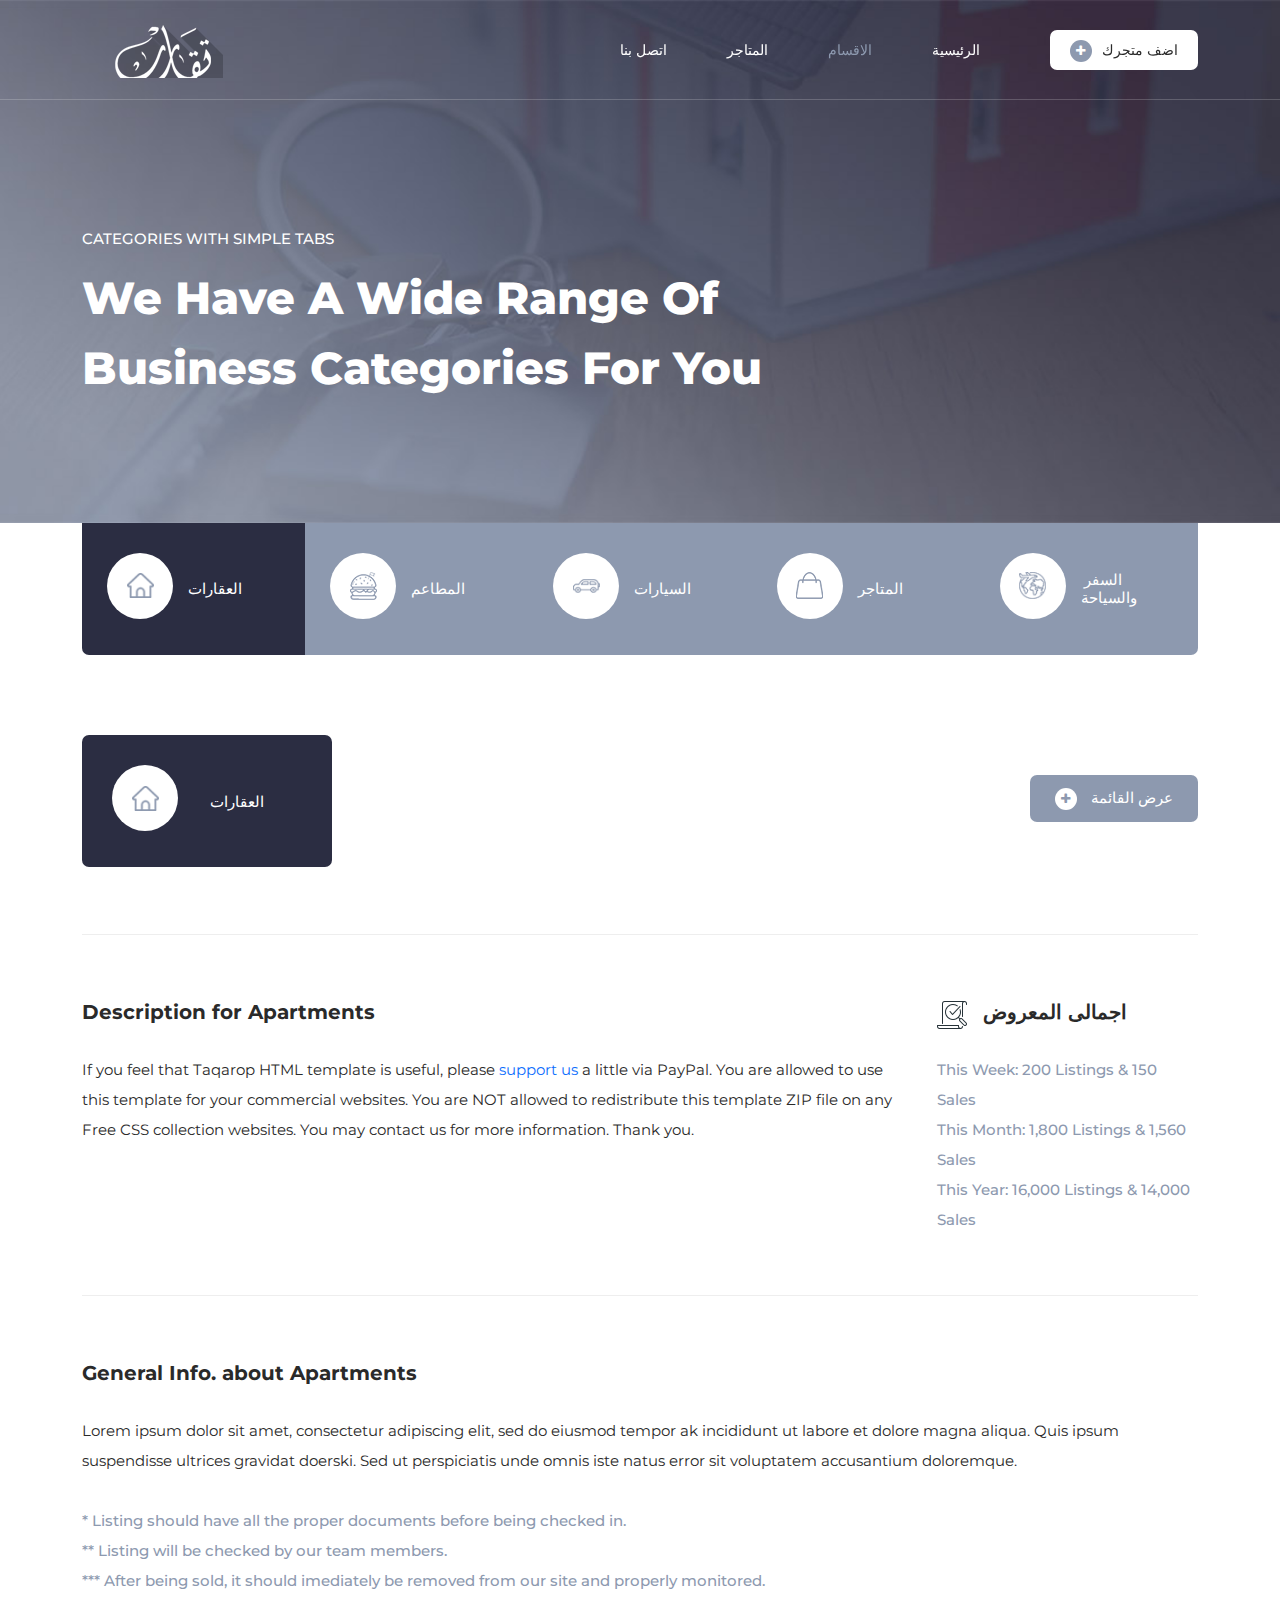
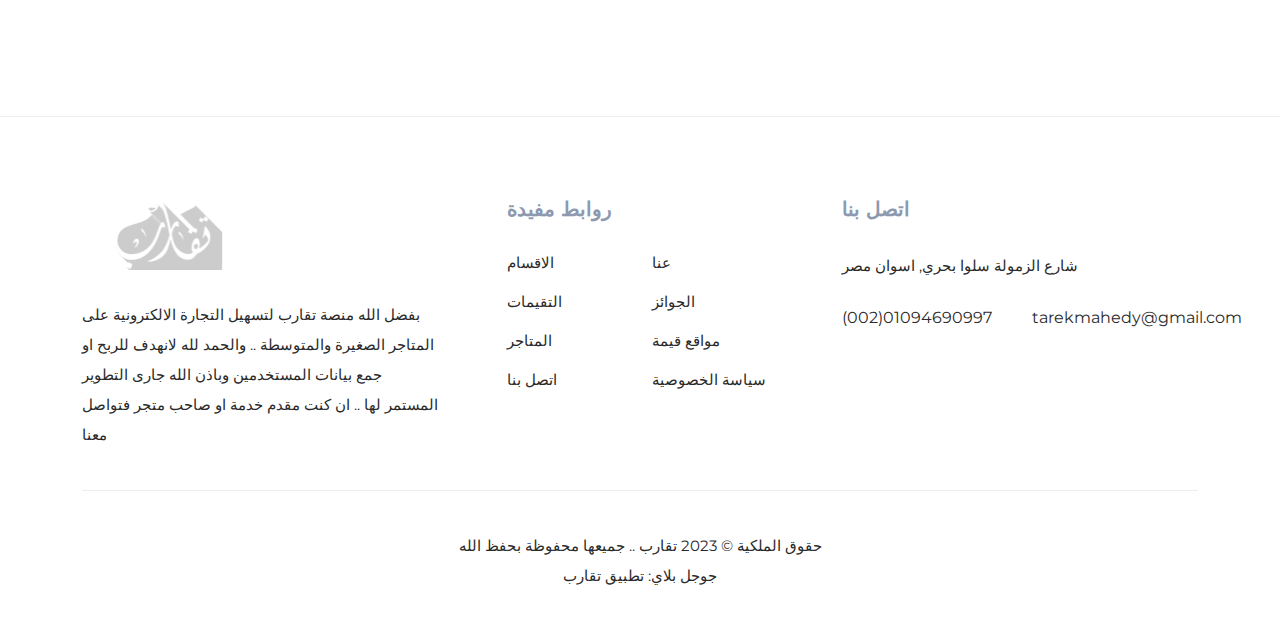
<file: category.html>
<!DOCTYPE html>
<html lang="ar">

  <head>

    <meta charset="UTF-8">
    <meta name="viewport" content="width=device-width, initial-scale=1, shrink-to-fit=no">
  <meta name="description" content="taqarop tarekmahedy tareksalwi تقارب">
    <meta name="author" content="tarekmahedy@gmail.com">
    <link rel="preconnect" href="https://fonts.gstatic.com">
    <link href="https://fonts.googleapis.com/css2?family=Montserrat:wght@100;200;300;400;500;600;700;800;900&display=swap" rel="stylesheet">

    <title>Taqarop تقارب</title>

    <!-- Bootstrap core CSS -->
    <link href="vendor/bootstrap/css/bootstrap.min.css" rel="stylesheet">


    <!-- Additional CSS Files -->
    <link rel="stylesheet" href="assets/css/fontawesome.css">
    <link rel="stylesheet" href="assets/css/templatemo-plot-listing.css">
    <link rel="stylesheet" href="assets/css/animated.css">
    <link rel="stylesheet" href="assets/css/owl.css">
<!--

TemplateMo 564 Taqarop

https://www.facebook.com/Taqarop

-->
  </head>

<body>

  <!-- ***** Preloader Start ***** -->
  <div id="js-preloader" class="js-preloader">
    <div class="preloader-inner">
      <span class="dot"></span>
      <div class="dots">
        <span></span>
        <span></span>
        <span></span>
      </div>
    </div>
  </div>
  <!-- ***** Preloader End ***** -->

  <!-- ***** Header Area Start ***** -->
  <header class="header-area header-sticky wow slideInDown" data-wow-duration="0.75s" data-wow-delay="0s">
    <div class="container">
      <div class="row">
        <div class="col-12">
          <nav class="main-nav">
            <!-- ***** Logo Start ***** -->
            <a href="categoryen.html" class="logo" title="Clicke Here For English">
            </a>
            <!-- ***** Logo End ***** -->
            <!-- ***** Menu Start ***** -->
            <ul class="nav" >
            <li><a href="contact.html">اتصل بنا</a></li>
            <li><a href="listing.html">المتاجر</a></li>
              
                 <li><a href="category.html" class="active">الاقسام</a></li>
                <li><a href="index.html">الرئيسية</a></li>
              <li><div class="main-white-button"><a href="contact.html"><i class="fa fa-plus"></i>اضف متجرك </a></div></li> 
            </ul>       
            <a class='menu-trigger'>
                <span>Menu</span>
            </a>
            <!-- ***** Menu End ***** -->
          </nav>
        </div>
      </div>
    </div>
  </header>
  <!-- ***** Header Area End ***** -->

  <div class="page-heading">
    <div class="container">
      <div class="row">
        <div class="col-lg-8">
          <div class="top-text header-text">
            <h6>Categories with Simple Tabs</h6>
            <h2>We have a wide range of business categories for you</h2>
          </div>
        </div>
      </div>
    </div>
  </div>



  <div class="category-post">
    <div class="container">
      <div class="row">
        <div class="col-lg-12">
          <div class="naccs">
            <div class="grid">
              <div class="row">
                <div class="col-lg-12">
                  <div class="menu">
                    <div class="first-thumb active">
                      <div class="thumb">
                        <span class="icon"><img src="assets/images/search-icon-01.png" alt=""><h4>العقارات</h4></span>    
                      </div>
                    </div>
                    <div>
                      <div class="thumb">                 
                        <span class="icon"><img src="assets/images/search-icon-02.png" alt=""><h4>المطاعم</h4></span>
                      </div>
                    </div>
                    <div>
                      <div class="thumb">                 
                        <span class="icon"><img src="assets/images/search-icon-03.png" alt=""><h4>السيارات</h4></span>
                      </div>
                    </div>
                    <div>
                      <div class="thumb">                 
                        <span class="icon"><img src="assets/images/search-icon-04.png" alt=""><h4>المتاجر</h4></span>
                      </div>
                    </div>
                    <div class="last-thumb">
                      <div class="thumb">                 
                        <span class="icon"><img src="assets/images/search-icon-05.png" alt=""><h4>السفر والسياحة</h4></span>
                      </div>
                    </div>
                  </div>
                </div> 
                <div class="col-lg-12">
                  <ul class="nacc">
                    <li class="active">
                      <div>
                        <div class="thumb">
                          <div class="row">
                            <div class="col-lg-12">
                              <div class="top-content">
                                <div class="row">
                                  <div class="col-lg-6">
                                    <div class="top-icon">
                                      <span class="icon"><img src="assets/images/search-icon-01.png" alt=""><h4>العقارات</h4></span> 
                                    </div>
                                  </div>
                                  <div class="col-lg-6">
                                    <div class="main-white-button">
                                      <a href="#"><i class="fa fa-plus"></i> عرض القائمة</a>
                                    </div>
                                  </div>
                                </div>
                              </div>      
                            </div>
                            <div class="col-lg-12">
                              <div class="description">
                                <div class="row">
                                  <div class="col-lg-9">
                                    <h4>Description for Apartments</h4>
                                    <p>If you feel that Taqarop HTML template is useful, please <a rel="nofollow" href="https://www.paypal.me/templatemo" target="_blank">support us</a> a little via PayPal. You are allowed to use this template for your commercial websites. You are NOT allowed to redistribute this template ZIP file on any Free CSS collection websites. You may contact us for more information. Thank you.</p>
                                  </div>
                                  <div class="col-lg-3">
                                    <div class="text-icon">
                                      <h4><img src="assets/images/listing-icon-heading.png" alt=""> اجمالى المعروض</h4>
                                    </div>
                                    <span class="list-item">This Week: 200 Listings &amp; 150 Sales<br>This Month: 1,800 Listings &amp; 1,560 Sales<br>This Year: 16,000 Listings &amp; 14,000 Sales</span>
                                  </div>
                                </div>
                              </div>
                            </div>
                            <div class="col-lg-12">
                              <div class="general-info">
                                <div class="row">
                                  <div class="col-lg-12">
                                    <h4>General Info. about Apartments</h4>
                                    <p>Lorem ipsum dolor sit amet, consectetur adipiscing elit, sed do eiusmod tempor ak incididunt ut labore et dolore magna aliqua. Quis ipsum suspendisse ultrices gravidat doerski. Sed ut perspiciatis unde omnis iste natus error sit voluptatem accusantium doloremque.</p>
                                    <span class="list-item">* Listing should have all the proper documents before being checked in.
                                    <br>** Listing will be checked by our team members.
                                    <br>*** After being sold, it should imediately be removed from our site and properly monitored.</span>
                                  </div>
                                </div>
                              </div>
                            </div>
                          </div>
                        </div>
                      </div>
                    </li>                 
                    <li>
                      <div>
                        <div class="thumb">
                          <div class="row">
                            <div class="col-lg-12">
                              <div class="top-content">
                                <div class="row">
                                  <div class="col-lg-6">
                                    <div class="top-icon">
                                      <span class="icon"><img src="assets/images/search-icon-02.png" alt=""><h4>المطاعم</h4></span> 
                                    </div>
                                  </div>
                                  <div class="col-lg-6">
                                    <div class="main-white-button">
                                      <a href="#"><i class="fa fa-plus"></i> عرض القائمة</a>
                                    </div>
                                  </div>
                                </div>
                              </div>      
                            </div>
                            <div class="col-lg-12">
                              <div class="description">
                                <div class="row">
                                  <div class="col-lg-9">
                                    <h4>Description for Food and Life</h4>
                                    <p>Taqarop template is a responsive website layout that included four HTML pages. Please tell your friends about TemplateMo website. You can download and apply this template for your dynamic CMS websites.</p>
                                    <br>
                                    <p><strong>Did you know?</strong>
                                    <br>You can get the best free HTML templates on Too CSS blog. Visit the blog pages and explore fresh and latest website templates.</p>
                                  </div>
                                  <div class="col-lg-3">
                                    <div class="text-icon">
                                      <h4><img src="assets/images/listing-icon-heading.png" alt=""> اجمالى المعروض</h4>
                                    </div>
                                    <span class="list-item">This Week: 124 Listings &amp; 84 Sales<br>This Month: 1,040 Listings &amp; 720 Sales<br>This Year: 10,640 Listings &amp; 9,600 Sales</span>
                                  </div>
                                </div>
                              </div>
                            </div>
                            <div class="col-lg-12">
                              <div class="general-info">
                                <div class="row">
                                  <div class="col-lg-12">
                                    <h4>General Info</h4>
                                    <p>Lorem ipsum dolor sit amet, consectetur adipiscing elit, sed do eiusmod tempor ak incididunt ut labore et dolore magna aliqua. Quis ipsum suspendisse ultrices gravidat doerski. Sed ut perspiciatis unde omnis iste natus error sit voluptatem accusantium doloremque.</p>
                                    <span class="list-item">* Listing should have all the proper documents before being checked in.
                                    <br>** Listing will be checked by our team members.
                                    <br>*** After being sold, it should imediately be removed from our site and properly monitored.</span>
                                  </div>
                                </div>
                              </div>
                            </div>
                          </div>
                        </div>
                      </div>
                    </li>
                    <li>
                      <div>
                        <div class="thumb">
                          <div class="row">
                            <div class="col-lg-12">
                              <div class="top-content">
                                <div class="row">
                                  <div class="col-lg-6">
                                    <div class="top-icon">
                                      <span class="icon"><img src="assets/images/search-icon-03.png" alt=""><h4>السيارات</h4></span> 
                                    </div>
                                  </div>
                                  <div class="col-lg-6">
                                    <div class="main-white-button">
                                      <a href="#"><i class="fa fa-plus"></i> عرض القائمة</a>
                                    </div>
                                  </div>
                                </div>
                              </div>      
                            </div>
                            <div class="col-lg-12">
                              <div class="description">
                                <div class="row">
                                  <div class="col-lg-9">
                                    <h4>Description about cars</h4>
                                    <p>Lorem ipsum dolor sit amet, consectetur adipiscing elit, sed do eiusmod tempor ak incididunt ut labore et dolore magna aliqua. Quis ipsum suspendisse ultrices gravidat doerski. Sed ut perspiciatis unde omnis iste natus error sit voluptatem accusantium doloremque laudantium, totam rem aperiam, eaque ipsa quae ab illo.</p>
                                  </div>
                                  <div class="col-lg-3">
                                    <div class="text-icon">
                                      <h4><img src="assets/images/listing-icon-heading.png" alt=""> اجمالى المعروض</h4>
                                    </div>
                                    <span class="list-item">This Week: 800 Listings &amp; 400 Sales<br>This Month: 1,600 Listings &amp; 1,200 Sales<br>This Year: 14,000 Listings &amp; 12,000 Sales</span>
                                  </div>
                                </div>
                              </div>
                            </div>
                            <div class="col-lg-12">
                              <div class="general-info">
                                <div class="row">
                                  <div class="col-lg-12">
                                    <h4>General Info. about cars</h4>
                                    <p>Lorem ipsum dolor sit amet, consectetur adipiscing elit, sed do eiusmod tempor ak incididunt ut labore et dolore magna aliqua. Quis ipsum suspendisse ultrices gravidat doerski. Sed ut perspiciatis unde omnis iste natus error sit voluptatem accusantium doloremque.</p>
                                    <span class="list-item">* Listing should have all the proper documents before being checked in.
                                    <br>** Listing will be checked by our team members.
                                    <br>*** After being sold, it should imediately be removed from our site and properly monitored.</span>
                                  </div>
                                </div>
                              </div>
                            </div>
                          </div>
                        </div>
                      </div>
                    </li>
                    <li>
                      <div>
                        <div class="thumb">
                          <div class="row">
                            <div class="col-lg-12">
                              <div class="top-content">
                                <div class="row">
                                  <div class="col-lg-6">
                                    <div class="top-icon">
                                      <span class="icon"><img src="assets/images/search-icon-04.png" alt=""><h4>المتاجر</h4></span> 
                                    </div>
                                  </div>
                                  <div class="col-lg-6">
                                    <div class="main-white-button">
                                      <a href="#"><i class="fa fa-plus"></i> عرض القائمة</a>
                                    </div>
                                  </div>
                                </div>
                              </div>      
                            </div>
                            <div class="col-lg-12">
                              <div class="description">
                                <div class="row">
                                  <div class="col-lg-9">
                                    <h4>Description about Shopping</h4>
                                    <p>Lorem ipsum dolor sit amet, consectetur adipiscing elit, sed do eiusmod tempor ak incididunt ut labore et dolore magna aliqua. Quis ipsum suspendisse ultrices gravidat doerski. Sed ut perspiciatis unde omnis iste natus error sit voluptatem accusantium doloremque laudantium, totam rem aperiam, eaque ipsa quae ab illo.</p>
                                  </div>
                                  <div class="col-lg-3">
                                    <div class="text-icon">
                                      <h4><img src="assets/images/listing-icon-heading.png" alt=""> اجمالى المعروض</h4>
                                    </div>
                                    <span class="list-item">This Week: 150 Listings &amp; 140 Sales<br>This Month: 1,500 Listings &amp; 1,100 Sales<br>This Year: 15,000 Listings &amp; 14,000 Sales</span>
                                  </div>
                                </div>
                              </div>
                            </div>
                            <div class="col-lg-12">
                              <div class="general-info">
                                <div class="row">
                                  <div class="col-lg-12">
                                    <h4>General Info. for Shopping</h4>
                                    <p>Lorem ipsum dolor sit amet, consectetur adipiscing elit, sed do eiusmod tempor ak incididunt ut labore et dolore magna aliqua. Quis ipsum suspendisse ultrices gravidat doerski. Sed ut perspiciatis unde omnis iste natus error sit voluptatem accusantium doloremque.</p>
                                    <span class="list-item">* Listing should have all the proper documents before being checked in.
                                    <br>** Listing will be checked by our team members.
                                    <br>*** After being sold, it should imediately be removed from our site and properly monitored.</span>
                                  </div>
                                </div>
                              </div>
                            </div>
                          </div>
                        </div>
                      </div>
                    </li>
                    <li>
                      <div>
                        <div class="thumb">
                          <div class="row">
                            <div class="col-lg-12">
                              <div class="top-content">
                                <div class="row">
                                  <div class="col-lg-6">
                                    <div class="top-icon">
                                      <span class="icon"><img src="assets/images/search-icon-05.png" alt=""><h4>السفر والسياحة</h4></span> 
                                    </div>
                                  </div>
                                  <div class="col-lg-6">
                                    <div class="main-white-button">
                                      <a href="#"><i class="fa fa-plus"></i> عرض القائمة</a>
                                    </div>
                                  </div>
                                </div>
                              </div>      
                            </div>
                            <div class="col-lg-12">
                              <div class="description">
                                <div class="row">
                                  <div class="col-lg-9">
                                    <h4>Description of Traveling</h4>
                                    <p>Lorem ipsum dolor sit amet, consectetur adipiscing elit, sed do eiusmod tempor ak incididunt ut labore et dolore magna aliqua. Quis ipsum suspendisse ultrices gravidat doerski. Sed ut perspiciatis unde omnis iste natus error sit voluptatem accusantium doloremque laudantium, totam rem aperiam, eaque ipsa quae ab illo.</p>
                                  </div>
                                  <div class="col-lg-3">
                                    <div class="text-icon">
                                      <h4><img src="assets/images/listing-icon-heading.png" alt=""> اجمالى المعروض</h4>
                                    </div>
                                    <span class="list-item">This Week: 200 Listings &amp; 120 Sales<br>This Month: 1,400 Listings &amp; 900 Sales<br>This Year: 14,000 Listings &amp; 12,000 Sales</span>
                                  </div>
                                </div>
                              </div>
                            </div>
                            <div class="col-lg-12">
                              <div class="general-info">
                                <div class="row">
                                  <div class="col-lg-12">
                                    <h4>General Info. about Traveling</h4>
                                    <p>Lorem ipsum dolor sit amet, consectetur adipiscing elit, sed do eiusmod tempor ak incididunt ut labore et dolore magna aliqua. Quis ipsum suspendisse ultrices gravidat doerski. Sed ut perspiciatis unde omnis iste natus error sit voluptatem accusantium doloremque.</p>
                                    <span class="list-item">* Listing should have all the proper documents before being checked in.
                                    <br>** Listing will be checked by our team members.
                                    <br>*** After being sold, it should imediately be removed from our site and properly monitored.</span>
                                  </div>
                                </div>
                              </div>
                            </div>
                          </div>
                        </div>
                      </div>
                    </li>
                  </ul>
                </div>          
              </div>
            </div>
          </div>
        </div>
      </div>
    </div>
  </div>

  <footer>
    <div class="container">
      <div class="row">
        <div class="col-lg-4">
          <div class="about">
            <div class="logo">
              <img src="assets/images/black-logo.png" alt="تقارب">
            </div>
          <p>
بفضل الله منصة تقارب لتسهيل التجارة الالكترونية على المتاجر الصغيرة والمتوسطة ..
والحمد لله لانهدف للربح او جمع بيانات المستخدمين وباذن الله جارى التطوير المستمر لها .. 
ان كنت مقدم خدمة او صاحب متجر فتواصل معنا  </p>
          </div>
        </div>
        <div class="col-lg-4">
          <div class="helpful-links">
           <h4>روابط مفيدة</h4>
            <div class="row">
              <div class="col-lg-6">
                <ul>
                  <li><a href="#">الاقسام</a></li>
                  <li><a href="#">التقيمات</a></li>
                  <li><a href="#">المتاجر</a></li>
                  <li><a href="#">اتصل بنا</a></li>
                </ul>
              </div>
              <div class="col-lg-6">
                 <ul>
                  <li><a href="#">عنا</a></li>
                  <li><a href="#">الجوائز</a></li>
                  <li><a href="#">مواقع قيمة</a></li>
                  <li><a href="rolesar.pdf"  target="_blank">سياسة الخصوصية</a></li>
                </ul>
              </div>
            </div>
          </div>
        </div>
        <div class="col-lg-4">
          <div class="contact-us">
            <h4>اتصل بنا</h4>
            <p> شارع الزمولة سلوا بحري, اسوان مصر</p>
            <div class="row">
              <div class="col-lg-6">
                <a href="#">(002)01094690997</a>
              </div>
              <div class="col-lg-6">
                <a href="mailto:tarekmahedy@gmail.com">tarekmahedy@gmail.com</a>
              </div>
            </div>
          </div>
        </div>
        <div class="col-lg-12">
          <div class="sub-footer">
            <p>حقوق الملكية © 2023 تقارب .. جميعها محفوظة بحفظ الله
            <br>
			جوجل بلاي: <a rel="nofollow" target="_blank"  href="https://play.google.com/store/apps/details?id=tarekmahedy.app.taqarop" title="تطبيق تقارب">تطبيق تقارب </a></p>
          </div>
        </div>
      </div>
    </div>
  </footer>


  <!-- Scripts -->
  <script src="vendor/jquery/jquery.min.js"></script>
  <script src="vendor/bootstrap/js/bootstrap.bundle.min.js"></script>
  <script src="assets/js/owl-carousel.js"></script>
  <script src="assets/js/animation.js"></script>
  <script src="assets/js/imagesloaded.js"></script>
  <script src="assets/js/custom.js"></script>

</body>

</html>
</file>
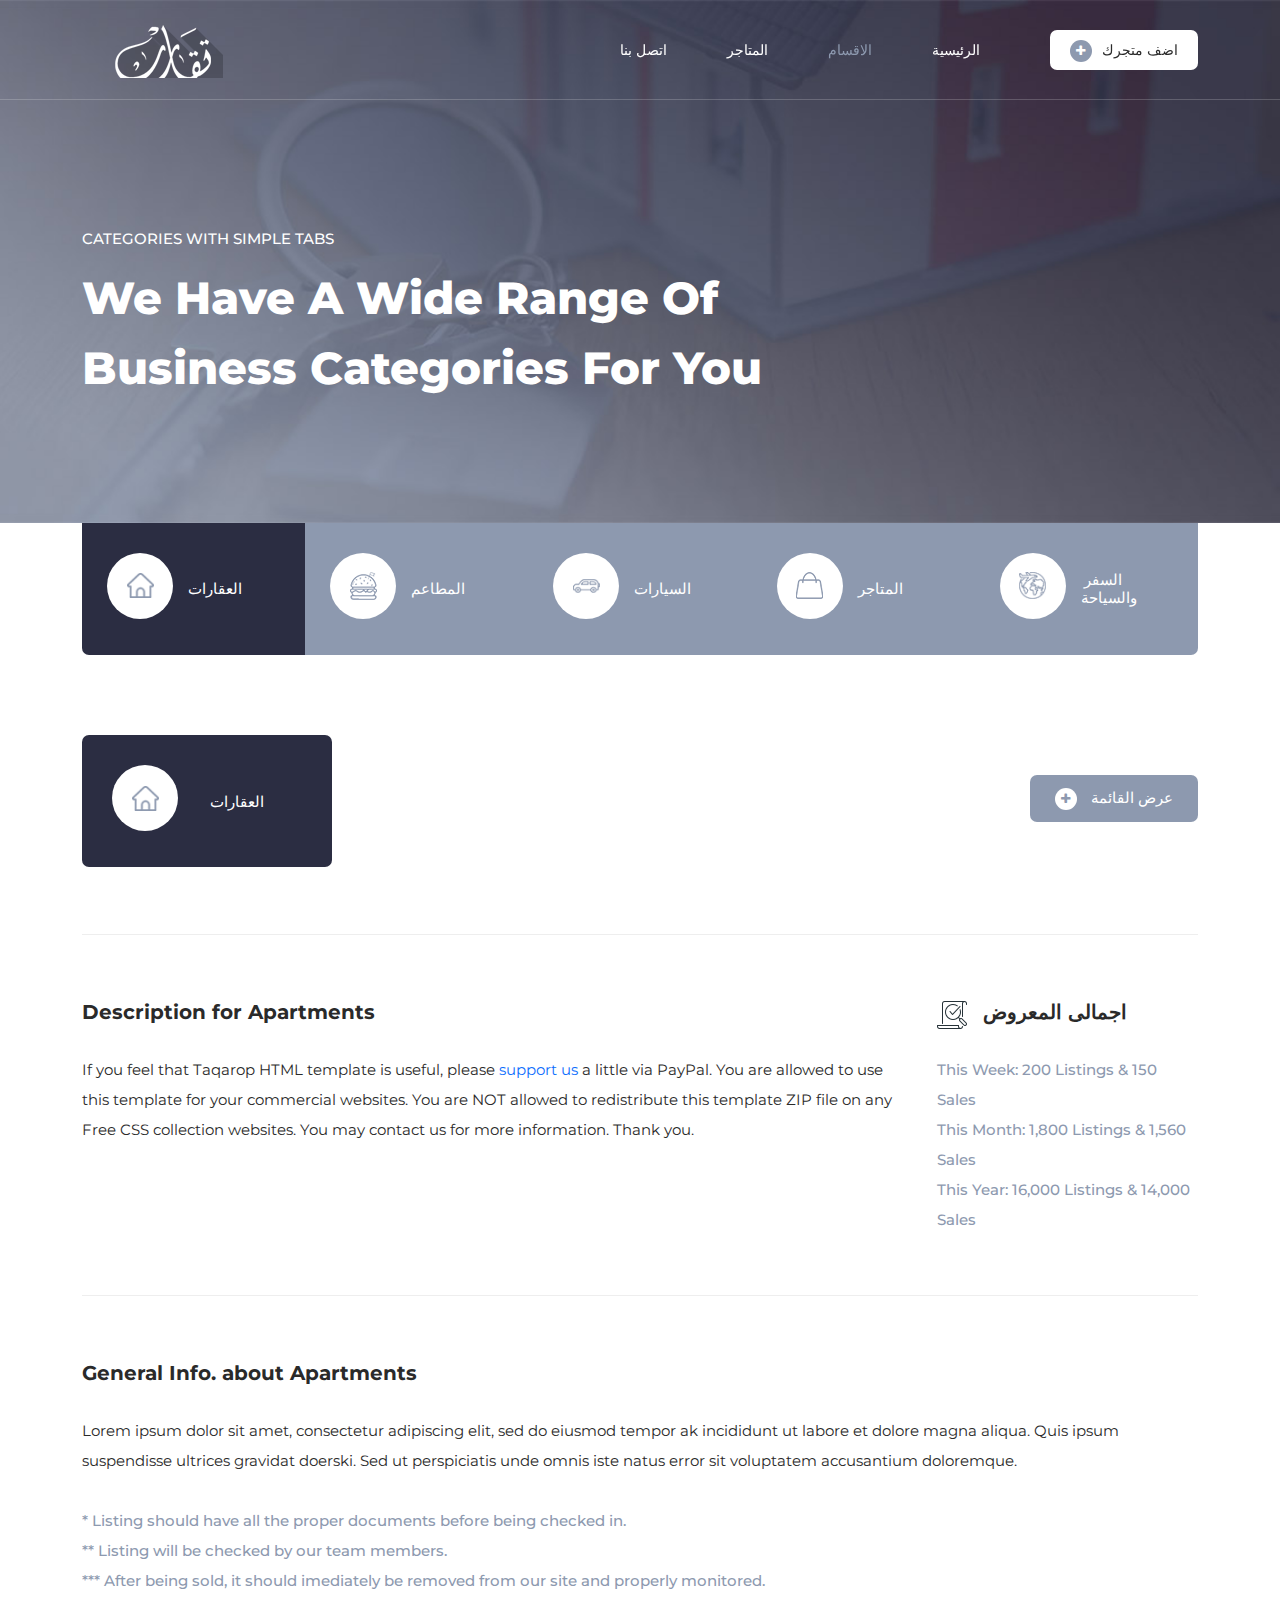
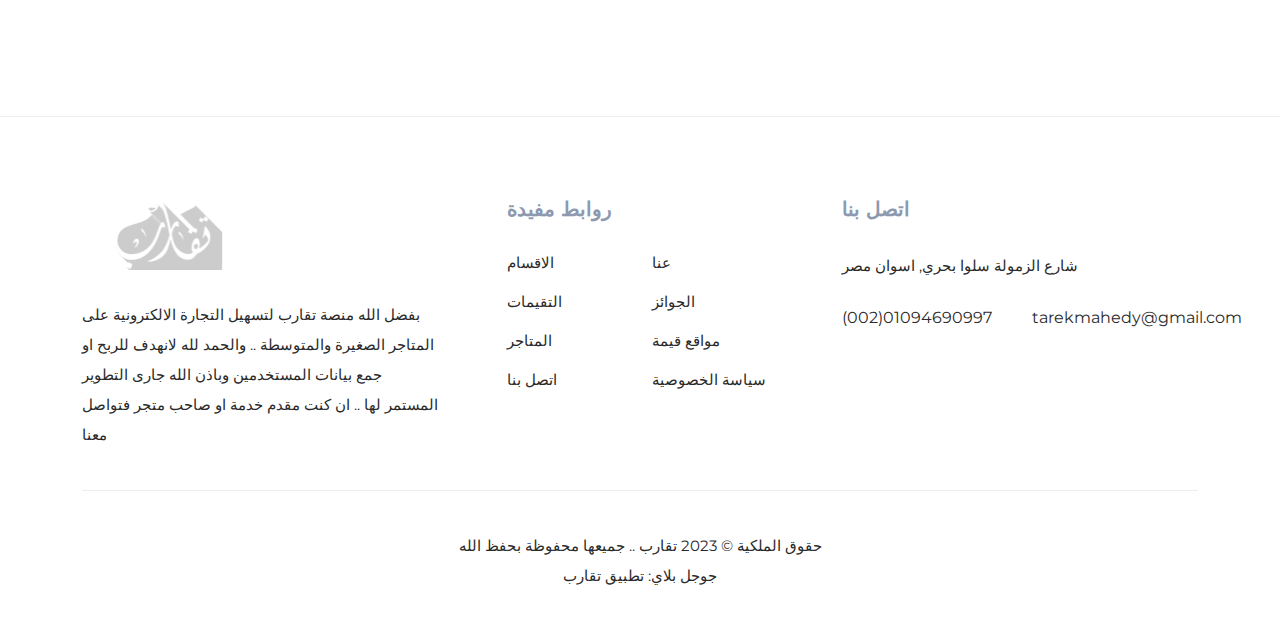
<file: categoryar.html>
<!DOCTYPE html>
<html lang="ar">

  <head>

    <meta charset="UTF-8">
    <meta name="viewport" content="width=device-width, initial-scale=1, shrink-to-fit=no">
  <meta name="description" content="taqarop tarekmahedy tareksalwi تقارب">
    <meta name="author" content="tarekmahedy@gmail.com">
    <link rel="preconnect" href="https://fonts.gstatic.com">
    <link href="https://fonts.googleapis.com/css2?family=Montserrat:wght@100;200;300;400;500;600;700;800;900&display=swap" rel="stylesheet">

    <title>Taqarop تقارب</title>

    <!-- Bootstrap core CSS -->
    <link href="vendor/bootstrap/css/bootstrap.min.css" rel="stylesheet">


    <!-- Additional CSS Files -->
    <link rel="stylesheet" href="assets/css/fontawesome.css">
    <link rel="stylesheet" href="assets/css/templatemo-plot-listing.css">
    <link rel="stylesheet" href="assets/css/animated.css">
    <link rel="stylesheet" href="assets/css/owl.css">
<!--

TemplateMo 564 Taqarop

https://www.facebook.com/Taqarop

-->
  </head>

<body>

  <!-- ***** Preloader Start ***** -->
  <div id="js-preloader" class="js-preloader">
    <div class="preloader-inner">
      <span class="dot"></span>
      <div class="dots">
        <span></span>
        <span></span>
        <span></span>
      </div>
    </div>
  </div>
  <!-- ***** Preloader End ***** -->

  <!-- ***** Header Area Start ***** -->
  <header class="header-area header-sticky wow slideInDown" data-wow-duration="0.75s" data-wow-delay="0s">
    <div class="container">
      <div class="row">
        <div class="col-12">
          <nav class="main-nav">
            <!-- ***** Logo Start ***** -->
            <a href="category.html" class="logo" title="Clicke Here For English">
            </a>
            <!-- ***** Logo End ***** -->
            <!-- ***** Menu Start ***** -->
            <ul class="nav" >
            <li><a href="contactar.html">اتصل بنا</a></li>
            <li><a href="listingar.html">المتاجر</a></li>
              
                 <li><a href="categoryar.html" class="active">الاقسام</a></li>
                <li><a href="indexAR.html">الرئيسية</a></li>
              <li><div class="main-white-button"><a href="contactar.html"><i class="fa fa-plus"></i>اضف متجرك </a></div></li> 
            </ul>       
            <a class='menu-trigger'>
                <span>Menu</span>
            </a>
            <!-- ***** Menu End ***** -->
          </nav>
        </div>
      </div>
    </div>
  </header>
  <!-- ***** Header Area End ***** -->

  <div class="page-heading">
    <div class="container">
      <div class="row">
        <div class="col-lg-8">
          <div class="top-text header-text">
            <h6>Categories with Simple Tabs</h6>
            <h2>We have a wide range of business categories for you</h2>
          </div>
        </div>
      </div>
    </div>
  </div>



  <div class="category-post">
    <div class="container">
      <div class="row">
        <div class="col-lg-12">
          <div class="naccs">
            <div class="grid">
              <div class="row">
                <div class="col-lg-12">
                  <div class="menu">
                    <div class="first-thumb active">
                      <div class="thumb">
                        <span class="icon"><img src="assets/images/search-icon-01.png" alt=""><h4>العقارات</h4></span>    
                      </div>
                    </div>
                    <div>
                      <div class="thumb">                 
                        <span class="icon"><img src="assets/images/search-icon-02.png" alt=""><h4>المطاعم</h4></span>
                      </div>
                    </div>
                    <div>
                      <div class="thumb">                 
                        <span class="icon"><img src="assets/images/search-icon-03.png" alt=""><h4>السيارات</h4></span>
                      </div>
                    </div>
                    <div>
                      <div class="thumb">                 
                        <span class="icon"><img src="assets/images/search-icon-04.png" alt=""><h4>المتاجر</h4></span>
                      </div>
                    </div>
                    <div class="last-thumb">
                      <div class="thumb">                 
                        <span class="icon"><img src="assets/images/search-icon-05.png" alt=""><h4>السفر والسياحة</h4></span>
                      </div>
                    </div>
                  </div>
                </div> 
                <div class="col-lg-12">
                  <ul class="nacc">
                    <li class="active">
                      <div>
                        <div class="thumb">
                          <div class="row">
                            <div class="col-lg-12">
                              <div class="top-content">
                                <div class="row">
                                  <div class="col-lg-6">
                                    <div class="top-icon">
                                      <span class="icon"><img src="assets/images/search-icon-01.png" alt=""><h4>العقارات</h4></span> 
                                    </div>
                                  </div>
                                  <div class="col-lg-6">
                                    <div class="main-white-button">
                                      <a href="#"><i class="fa fa-plus"></i> عرض القائمة</a>
                                    </div>
                                  </div>
                                </div>
                              </div>      
                            </div>
                            <div class="col-lg-12">
                              <div class="description">
                                <div class="row">
                                  <div class="col-lg-9">
                                    <h4>Description for Apartments</h4>
                                    <p>If you feel that Taqarop HTML template is useful, please <a rel="nofollow" href="https://www.paypal.me/templatemo" target="_blank">support us</a> a little via PayPal. You are allowed to use this template for your commercial websites. You are NOT allowed to redistribute this template ZIP file on any Free CSS collection websites. You may contact us for more information. Thank you.</p>
                                  </div>
                                  <div class="col-lg-3">
                                    <div class="text-icon">
                                      <h4><img src="assets/images/listing-icon-heading.png" alt=""> اجمالى المعروض</h4>
                                    </div>
                                    <span class="list-item">This Week: 200 Listings &amp; 150 Sales<br>This Month: 1,800 Listings &amp; 1,560 Sales<br>This Year: 16,000 Listings &amp; 14,000 Sales</span>
                                  </div>
                                </div>
                              </div>
                            </div>
                            <div class="col-lg-12">
                              <div class="general-info">
                                <div class="row">
                                  <div class="col-lg-12">
                                    <h4>General Info. about Apartments</h4>
                                    <p>Lorem ipsum dolor sit amet, consectetur adipiscing elit, sed do eiusmod tempor ak incididunt ut labore et dolore magna aliqua. Quis ipsum suspendisse ultrices gravidat doerski. Sed ut perspiciatis unde omnis iste natus error sit voluptatem accusantium doloremque.</p>
                                    <span class="list-item">* Listing should have all the proper documents before being checked in.
                                    <br>** Listing will be checked by our team members.
                                    <br>*** After being sold, it should imediately be removed from our site and properly monitored.</span>
                                  </div>
                                </div>
                              </div>
                            </div>
                          </div>
                        </div>
                      </div>
                    </li>                 
                    <li>
                      <div>
                        <div class="thumb">
                          <div class="row">
                            <div class="col-lg-12">
                              <div class="top-content">
                                <div class="row">
                                  <div class="col-lg-6">
                                    <div class="top-icon">
                                      <span class="icon"><img src="assets/images/search-icon-02.png" alt=""><h4>المطاعم</h4></span> 
                                    </div>
                                  </div>
                                  <div class="col-lg-6">
                                    <div class="main-white-button">
                                      <a href="#"><i class="fa fa-plus"></i> عرض القائمة</a>
                                    </div>
                                  </div>
                                </div>
                              </div>      
                            </div>
                            <div class="col-lg-12">
                              <div class="description">
                                <div class="row">
                                  <div class="col-lg-9">
                                    <h4>Description for Food and Life</h4>
                                    <p>Taqarop template is a responsive website layout that included four HTML pages. Please tell your friends about TemplateMo website. You can download and apply this template for your dynamic CMS websites.</p>
                                    <br>
                                    <p><strong>Did you know?</strong>
                                    <br>You can get the best free HTML templates on Too CSS blog. Visit the blog pages and explore fresh and latest website templates.</p>
                                  </div>
                                  <div class="col-lg-3">
                                    <div class="text-icon">
                                      <h4><img src="assets/images/listing-icon-heading.png" alt=""> اجمالى المعروض</h4>
                                    </div>
                                    <span class="list-item">This Week: 124 Listings &amp; 84 Sales<br>This Month: 1,040 Listings &amp; 720 Sales<br>This Year: 10,640 Listings &amp; 9,600 Sales</span>
                                  </div>
                                </div>
                              </div>
                            </div>
                            <div class="col-lg-12">
                              <div class="general-info">
                                <div class="row">
                                  <div class="col-lg-12">
                                    <h4>General Info</h4>
                                    <p>Lorem ipsum dolor sit amet, consectetur adipiscing elit, sed do eiusmod tempor ak incididunt ut labore et dolore magna aliqua. Quis ipsum suspendisse ultrices gravidat doerski. Sed ut perspiciatis unde omnis iste natus error sit voluptatem accusantium doloremque.</p>
                                    <span class="list-item">* Listing should have all the proper documents before being checked in.
                                    <br>** Listing will be checked by our team members.
                                    <br>*** After being sold, it should imediately be removed from our site and properly monitored.</span>
                                  </div>
                                </div>
                              </div>
                            </div>
                          </div>
                        </div>
                      </div>
                    </li>
                    <li>
                      <div>
                        <div class="thumb">
                          <div class="row">
                            <div class="col-lg-12">
                              <div class="top-content">
                                <div class="row">
                                  <div class="col-lg-6">
                                    <div class="top-icon">
                                      <span class="icon"><img src="assets/images/search-icon-03.png" alt=""><h4>السيارات</h4></span> 
                                    </div>
                                  </div>
                                  <div class="col-lg-6">
                                    <div class="main-white-button">
                                      <a href="#"><i class="fa fa-plus"></i> عرض القائمة</a>
                                    </div>
                                  </div>
                                </div>
                              </div>      
                            </div>
                            <div class="col-lg-12">
                              <div class="description">
                                <div class="row">
                                  <div class="col-lg-9">
                                    <h4>Description about cars</h4>
                                    <p>Lorem ipsum dolor sit amet, consectetur adipiscing elit, sed do eiusmod tempor ak incididunt ut labore et dolore magna aliqua. Quis ipsum suspendisse ultrices gravidat doerski. Sed ut perspiciatis unde omnis iste natus error sit voluptatem accusantium doloremque laudantium, totam rem aperiam, eaque ipsa quae ab illo.</p>
                                  </div>
                                  <div class="col-lg-3">
                                    <div class="text-icon">
                                      <h4><img src="assets/images/listing-icon-heading.png" alt=""> اجمالى المعروض</h4>
                                    </div>
                                    <span class="list-item">This Week: 800 Listings &amp; 400 Sales<br>This Month: 1,600 Listings &amp; 1,200 Sales<br>This Year: 14,000 Listings &amp; 12,000 Sales</span>
                                  </div>
                                </div>
                              </div>
                            </div>
                            <div class="col-lg-12">
                              <div class="general-info">
                                <div class="row">
                                  <div class="col-lg-12">
                                    <h4>General Info. about cars</h4>
                                    <p>Lorem ipsum dolor sit amet, consectetur adipiscing elit, sed do eiusmod tempor ak incididunt ut labore et dolore magna aliqua. Quis ipsum suspendisse ultrices gravidat doerski. Sed ut perspiciatis unde omnis iste natus error sit voluptatem accusantium doloremque.</p>
                                    <span class="list-item">* Listing should have all the proper documents before being checked in.
                                    <br>** Listing will be checked by our team members.
                                    <br>*** After being sold, it should imediately be removed from our site and properly monitored.</span>
                                  </div>
                                </div>
                              </div>
                            </div>
                          </div>
                        </div>
                      </div>
                    </li>
                    <li>
                      <div>
                        <div class="thumb">
                          <div class="row">
                            <div class="col-lg-12">
                              <div class="top-content">
                                <div class="row">
                                  <div class="col-lg-6">
                                    <div class="top-icon">
                                      <span class="icon"><img src="assets/images/search-icon-04.png" alt=""><h4>المتاجر</h4></span> 
                                    </div>
                                  </div>
                                  <div class="col-lg-6">
                                    <div class="main-white-button">
                                      <a href="#"><i class="fa fa-plus"></i> عرض القائمة</a>
                                    </div>
                                  </div>
                                </div>
                              </div>      
                            </div>
                            <div class="col-lg-12">
                              <div class="description">
                                <div class="row">
                                  <div class="col-lg-9">
                                    <h4>Description about Shopping</h4>
                                    <p>Lorem ipsum dolor sit amet, consectetur adipiscing elit, sed do eiusmod tempor ak incididunt ut labore et dolore magna aliqua. Quis ipsum suspendisse ultrices gravidat doerski. Sed ut perspiciatis unde omnis iste natus error sit voluptatem accusantium doloremque laudantium, totam rem aperiam, eaque ipsa quae ab illo.</p>
                                  </div>
                                  <div class="col-lg-3">
                                    <div class="text-icon">
                                      <h4><img src="assets/images/listing-icon-heading.png" alt=""> اجمالى المعروض</h4>
                                    </div>
                                    <span class="list-item">This Week: 150 Listings &amp; 140 Sales<br>This Month: 1,500 Listings &amp; 1,100 Sales<br>This Year: 15,000 Listings &amp; 14,000 Sales</span>
                                  </div>
                                </div>
                              </div>
                            </div>
                            <div class="col-lg-12">
                              <div class="general-info">
                                <div class="row">
                                  <div class="col-lg-12">
                                    <h4>General Info. for Shopping</h4>
                                    <p>Lorem ipsum dolor sit amet, consectetur adipiscing elit, sed do eiusmod tempor ak incididunt ut labore et dolore magna aliqua. Quis ipsum suspendisse ultrices gravidat doerski. Sed ut perspiciatis unde omnis iste natus error sit voluptatem accusantium doloremque.</p>
                                    <span class="list-item">* Listing should have all the proper documents before being checked in.
                                    <br>** Listing will be checked by our team members.
                                    <br>*** After being sold, it should imediately be removed from our site and properly monitored.</span>
                                  </div>
                                </div>
                              </div>
                            </div>
                          </div>
                        </div>
                      </div>
                    </li>
                    <li>
                      <div>
                        <div class="thumb">
                          <div class="row">
                            <div class="col-lg-12">
                              <div class="top-content">
                                <div class="row">
                                  <div class="col-lg-6">
                                    <div class="top-icon">
                                      <span class="icon"><img src="assets/images/search-icon-05.png" alt=""><h4>السفر والسياحة</h4></span> 
                                    </div>
                                  </div>
                                  <div class="col-lg-6">
                                    <div class="main-white-button">
                                      <a href="#"><i class="fa fa-plus"></i> عرض القائمة</a>
                                    </div>
                                  </div>
                                </div>
                              </div>      
                            </div>
                            <div class="col-lg-12">
                              <div class="description">
                                <div class="row">
                                  <div class="col-lg-9">
                                    <h4>Description of Traveling</h4>
                                    <p>Lorem ipsum dolor sit amet, consectetur adipiscing elit, sed do eiusmod tempor ak incididunt ut labore et dolore magna aliqua. Quis ipsum suspendisse ultrices gravidat doerski. Sed ut perspiciatis unde omnis iste natus error sit voluptatem accusantium doloremque laudantium, totam rem aperiam, eaque ipsa quae ab illo.</p>
                                  </div>
                                  <div class="col-lg-3">
                                    <div class="text-icon">
                                      <h4><img src="assets/images/listing-icon-heading.png" alt=""> اجمالى المعروض</h4>
                                    </div>
                                    <span class="list-item">This Week: 200 Listings &amp; 120 Sales<br>This Month: 1,400 Listings &amp; 900 Sales<br>This Year: 14,000 Listings &amp; 12,000 Sales</span>
                                  </div>
                                </div>
                              </div>
                            </div>
                            <div class="col-lg-12">
                              <div class="general-info">
                                <div class="row">
                                  <div class="col-lg-12">
                                    <h4>General Info. about Traveling</h4>
                                    <p>Lorem ipsum dolor sit amet, consectetur adipiscing elit, sed do eiusmod tempor ak incididunt ut labore et dolore magna aliqua. Quis ipsum suspendisse ultrices gravidat doerski. Sed ut perspiciatis unde omnis iste natus error sit voluptatem accusantium doloremque.</p>
                                    <span class="list-item">* Listing should have all the proper documents before being checked in.
                                    <br>** Listing will be checked by our team members.
                                    <br>*** After being sold, it should imediately be removed from our site and properly monitored.</span>
                                  </div>
                                </div>
                              </div>
                            </div>
                          </div>
                        </div>
                      </div>
                    </li>
                  </ul>
                </div>          
              </div>
            </div>
          </div>
        </div>
      </div>
    </div>
  </div>

  <footer>
    <div class="container">
      <div class="row">
        <div class="col-lg-4">
          <div class="about">
            <div class="logo">
              <img src="assets/images/black-logo.png" alt="تقارب">
            </div>
          <p>
بفضل الله منصة تقارب لتسهيل التجارة الالكترونية على المتاجر الصغيرة والمتوسطة ..
والحمد لله لانهدف للربح او جمع بيانات المستخدمين وباذن الله جارى التطوير المستمر لها .. 
ان كنت مقدم خدمة او صاحب متجر فتواصل معنا  </p>
          </div>
        </div>
        <div class="col-lg-4">
          <div class="helpful-links">
           <h4>روابط مفيدة</h4>
            <div class="row">
              <div class="col-lg-6">
                <ul>
                  <li><a href="#">الاقسام</a></li>
                  <li><a href="#">التقيمات</a></li>
                  <li><a href="#">المتاجر</a></li>
                  <li><a href="#">اتصل بنا</a></li>
                </ul>
              </div>
              <div class="col-lg-6">
                 <ul>
                  <li><a href="#">عنا</a></li>
                  <li><a href="#">الجوائز</a></li>
                  <li><a href="#">مواقع قيمة</a></li>
                  <li><a href="rolesar.pdf"  target="_blank">سياسة الخصوصية</a></li>
                </ul>
              </div>
            </div>
          </div>
        </div>
        <div class="col-lg-4">
          <div class="contact-us">
            <h4>اتصل بنا</h4>
            <p> شارع الزمولة سلوا بحري, اسوان مصر</p>
            <div class="row">
              <div class="col-lg-6">
                <a href="#">(002)01094690997</a>
              </div>
              <div class="col-lg-6">
                <a href="mailto:tarekmahedy@gmail.com">tarekmahedy@gmail.com</a>
              </div>
            </div>
          </div>
        </div>
        <div class="col-lg-12">
          <div class="sub-footer">
            <p>حقوق الملكية © 2023 تقارب .. جميعها محفوظة بحفظ الله
            <br>
			جوجل بلاي: <a rel="nofollow" target="_blank"  href="https://play.google.com/store/apps/details?id=tarekmahedy.app.taqarop" title="تطبيق تقارب">تطبيق تقارب </a></p>
          </div>
        </div>
      </div>
    </div>
  </footer>


  <!-- Scripts -->
  <script src="vendor/jquery/jquery.min.js"></script>
  <script src="vendor/bootstrap/js/bootstrap.bundle.min.js"></script>
  <script src="assets/js/owl-carousel.js"></script>
  <script src="assets/js/animation.js"></script>
  <script src="assets/js/imagesloaded.js"></script>
  <script src="assets/js/custom.js"></script>

</body>

</html>
</file>
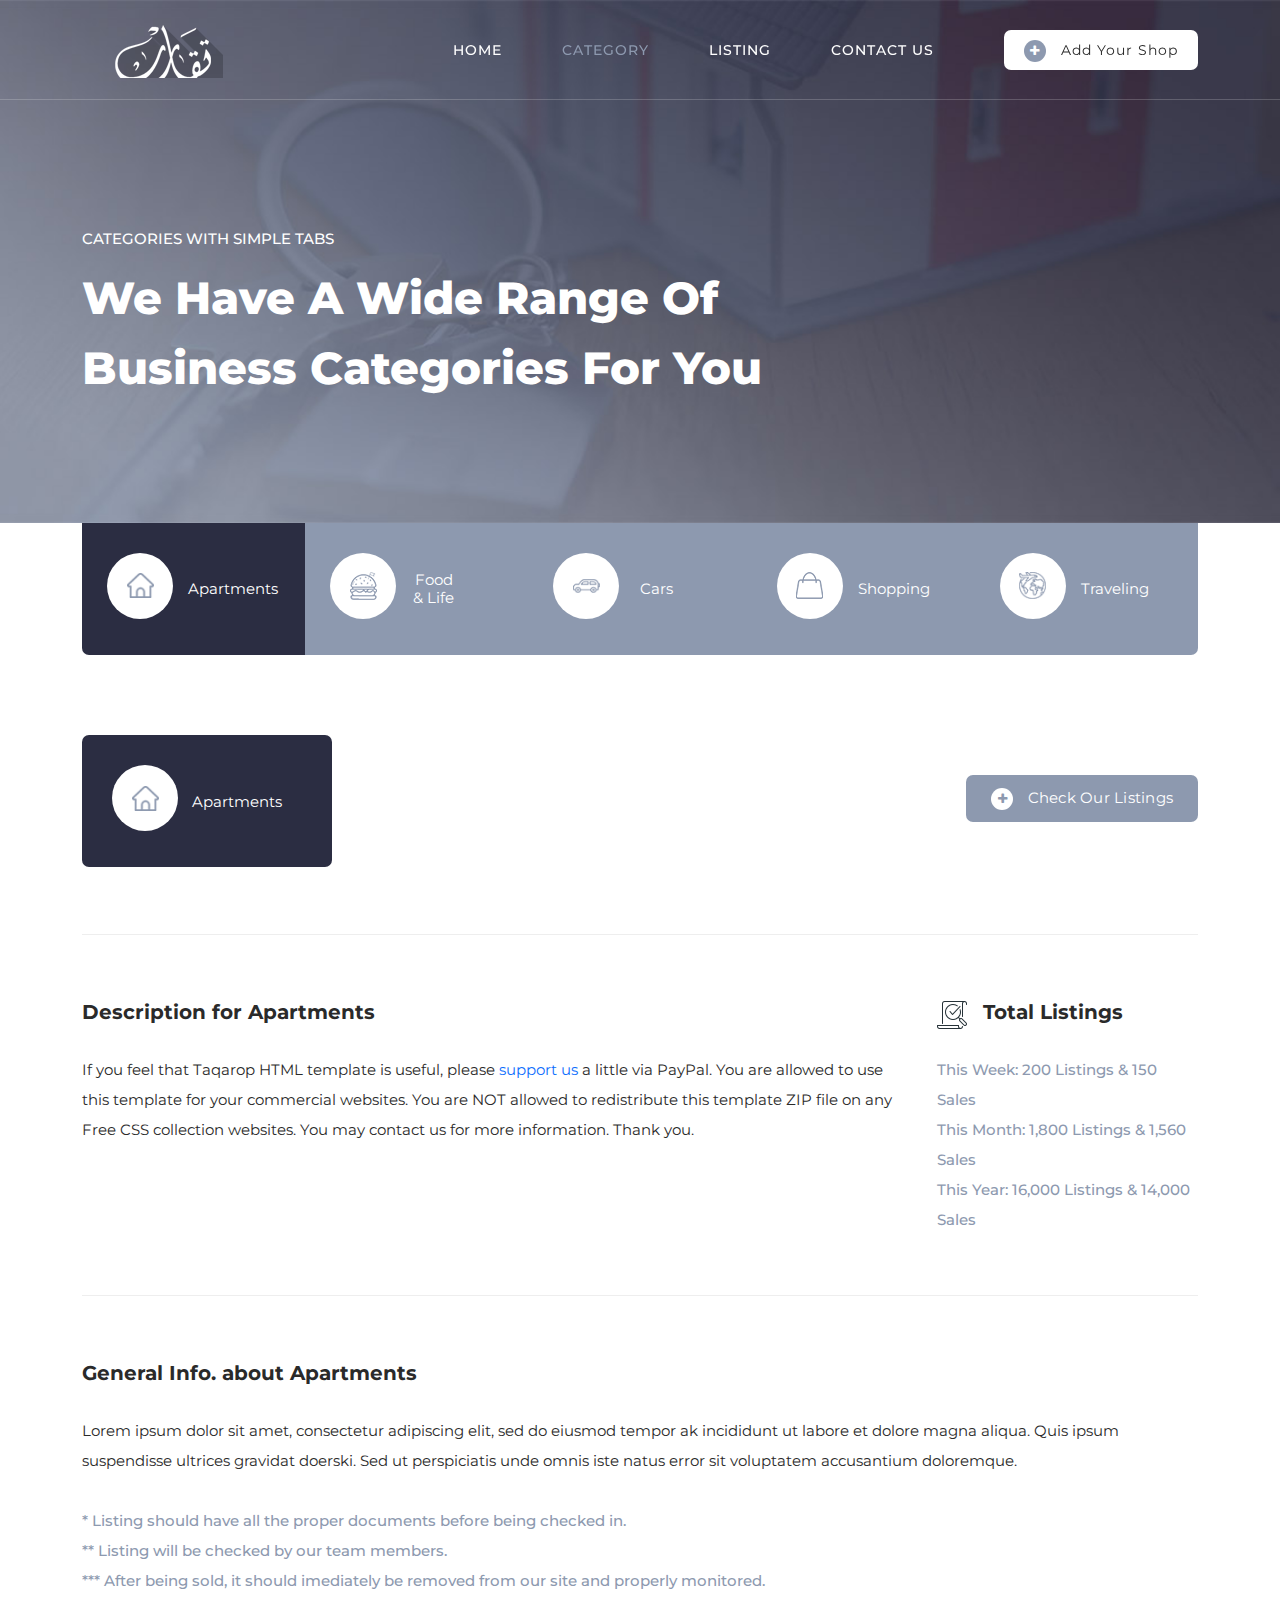
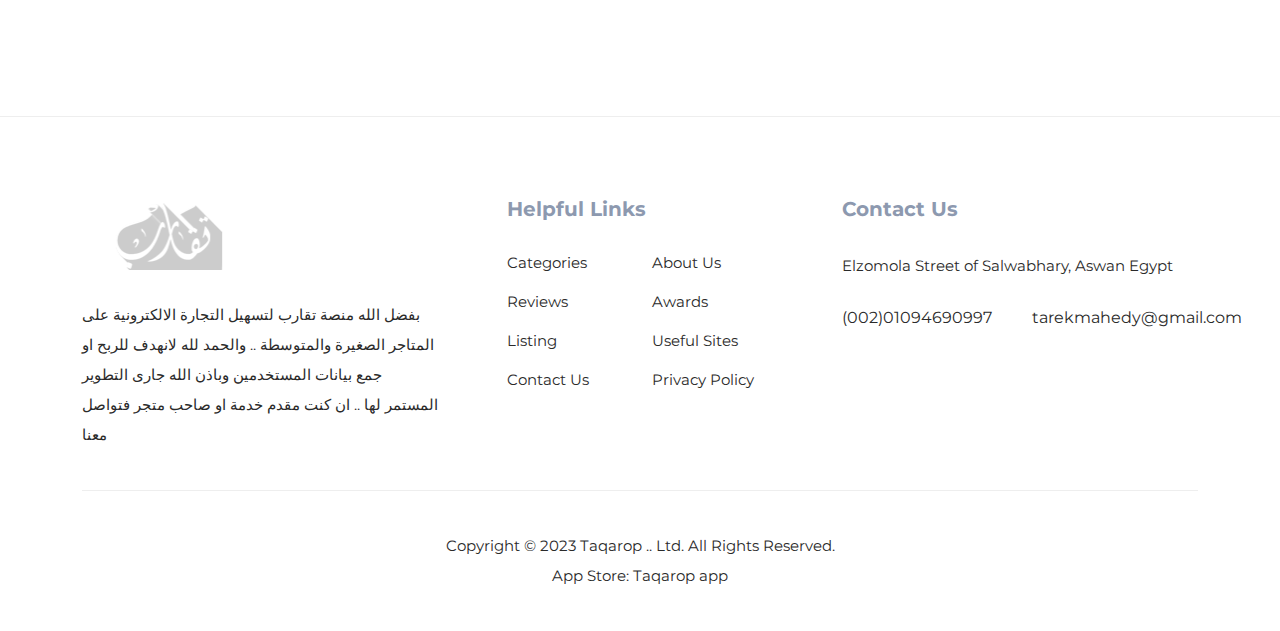
<file: categoryen.html>
<!DOCTYPE html>
<html lang="en">

  <head>

    <meta charset="UTF-8">
    <meta name="viewport" content="width=device-width, initial-scale=1, shrink-to-fit=no">
  <meta name="description" content="taqarop tarekmahedy tareksalwi تقارب">
    <meta name="author" content="tarekmahedy@gmail.com">
    <link rel="preconnect" href="https://fonts.gstatic.com">
    <link href="https://fonts.googleapis.com/css2?family=Montserrat:wght@100;200;300;400;500;600;700;800;900&display=swap" rel="stylesheet">

    <title>Taqarop تقارب</title>

    <!-- Bootstrap core CSS -->
    <link href="vendor/bootstrap/css/bootstrap.min.css" rel="stylesheet">


    <!-- Additional CSS Files -->
    <link rel="stylesheet" href="assets/css/fontawesome.css">
    <link rel="stylesheet" href="assets/css/templatemo-plot-listing.css">
    <link rel="stylesheet" href="assets/css/animated.css">
    <link rel="stylesheet" href="assets/css/owl.css">
<!--

TemplateMo 564 Taqarop

https://www.facebook.com/Taqarop

-->
  </head>

<body>

  <!-- ***** Preloader Start ***** -->
  <div id="js-preloader" class="js-preloader">
    <div class="preloader-inner">
      <span class="dot"></span>
      <div class="dots">
        <span></span>
        <span></span>
        <span></span>
      </div>
    </div>
  </div>
  <!-- ***** Preloader End ***** -->

  <!-- ***** Header Area Start ***** -->
  <header class="header-area header-sticky wow slideInDown" data-wow-duration="0.75s" data-wow-delay="0s">
    <div class="container">
      <div class="row">
        <div class="col-12">
          <nav class="main-nav">
            <!-- ***** Logo Start ***** -->
            <a href="category.html" class="logo" title="للغة العربية اضغط هنا">
            </a>
            <!-- ***** Logo End ***** -->
            <!-- ***** Menu Start ***** -->
            <ul class="nav">
              <li><a href="indexen.html">Home</a></li>
              <li><a href="categoryen.html" class="active">Category</a></li>
              <li><a href="listingen.html">Listing</a></li>
              <li><a href="contacten.html">Contact Us</a></li> 
              <li><div class="main-white-button"><a href="contacten.html"><i class="fa fa-plus"></i> Add Your Shop</a></div></li> 
            </ul>      
            <a class='menu-trigger'>
                <span>Menu</span>
            </a>
            <!-- ***** Menu End ***** -->
          </nav>
        </div>
      </div>
    </div>
  </header>
  <!-- ***** Header Area End ***** -->

  <div class="page-heading">
    <div class="container">
      <div class="row">
        <div class="col-lg-8">
          <div class="top-text header-text">
            <h6>Categories with Simple Tabs</h6>
            <h2>We have a wide range of business categories for you</h2>
          </div>
        </div>
      </div>
    </div>
  </div>



  <div class="category-post">
    <div class="container">
      <div class="row">
        <div class="col-lg-12">
          <div class="naccs">
            <div class="grid">
              <div class="row">
                <div class="col-lg-12">
                  <div class="menu">
                    <div class="first-thumb active">
                      <div class="thumb">
                        <span class="icon"><img src="assets/images/search-icon-01.png" alt=""><h4>Apartments</h4></span>    
                      </div>
                    </div>
                    <div>
                      <div class="thumb">                 
                        <span class="icon"><img src="assets/images/search-icon-02.png" alt=""><h4>Food &amp; Life</h4></span>
                      </div>
                    </div>
                    <div>
                      <div class="thumb">                 
                        <span class="icon"><img src="assets/images/search-icon-03.png" alt=""><h4>Cars</h4></span>
                      </div>
                    </div>
                    <div>
                      <div class="thumb">                 
                        <span class="icon"><img src="assets/images/search-icon-04.png" alt=""><h4>Shopping</h4></span>
                      </div>
                    </div>
                    <div class="last-thumb">
                      <div class="thumb">                 
                        <span class="icon"><img src="assets/images/search-icon-05.png" alt=""><h4>Traveling</h4></span>
                      </div>
                    </div>
                  </div>
                </div> 
                <div class="col-lg-12">
                  <ul class="nacc">
                    <li class="active">
                      <div>
                        <div class="thumb">
                          <div class="row">
                            <div class="col-lg-12">
                              <div class="top-content">
                                <div class="row">
                                  <div class="col-lg-6">
                                    <div class="top-icon">
                                      <span class="icon"><img src="assets/images/search-icon-01.png" alt=""><h4>Apartments</h4></span> 
                                    </div>
                                  </div>
                                  <div class="col-lg-6">
                                    <div class="main-white-button">
                                      <a href="#"><i class="fa fa-plus"></i> Check Our Listings</a>
                                    </div>
                                  </div>
                                </div>
                              </div>      
                            </div>
                            <div class="col-lg-12">
                              <div class="description">
                                <div class="row">
                                  <div class="col-lg-9">
                                    <h4>Description for Apartments</h4>
                                    <p>If you feel that Taqarop HTML template is useful, please <a rel="nofollow" href="https://www.paypal.me/templatemo" target="_blank">support us</a> a little via PayPal. You are allowed to use this template for your commercial websites. You are NOT allowed to redistribute this template ZIP file on any Free CSS collection websites. You may contact us for more information. Thank you.</p>
                                  </div>
                                  <div class="col-lg-3">
                                    <div class="text-icon">
                                      <h4><img src="assets/images/listing-icon-heading.png" alt=""> Total Listings</h4>
                                    </div>
                                    <span class="list-item">This Week: 200 Listings &amp; 150 Sales<br>This Month: 1,800 Listings &amp; 1,560 Sales<br>This Year: 16,000 Listings &amp; 14,000 Sales</span>
                                  </div>
                                </div>
                              </div>
                            </div>
                            <div class="col-lg-12">
                              <div class="general-info">
                                <div class="row">
                                  <div class="col-lg-12">
                                    <h4>General Info. about Apartments</h4>
                                    <p>Lorem ipsum dolor sit amet, consectetur adipiscing elit, sed do eiusmod tempor ak incididunt ut labore et dolore magna aliqua. Quis ipsum suspendisse ultrices gravidat doerski. Sed ut perspiciatis unde omnis iste natus error sit voluptatem accusantium doloremque.</p>
                                    <span class="list-item">* Listing should have all the proper documents before being checked in.
                                    <br>** Listing will be checked by our team members.
                                    <br>*** After being sold, it should imediately be removed from our site and properly monitored.</span>
                                  </div>
                                </div>
                              </div>
                            </div>
                          </div>
                        </div>
                      </div>
                    </li>                 
                    <li>
                      <div>
                        <div class="thumb">
                          <div class="row">
                            <div class="col-lg-12">
                              <div class="top-content">
                                <div class="row">
                                  <div class="col-lg-6">
                                    <div class="top-icon">
                                      <span class="icon"><img src="assets/images/search-icon-02.png" alt=""><h4>Food &amp; Life</h4></span> 
                                    </div>
                                  </div>
                                  <div class="col-lg-6">
                                    <div class="main-white-button">
                                      <a href="#"><i class="fa fa-plus"></i> Check Our Listings</a>
                                    </div>
                                  </div>
                                </div>
                              </div>      
                            </div>
                            <div class="col-lg-12">
                              <div class="description">
                                <div class="row">
                                  <div class="col-lg-9">
                                    <h4>Description for Food and Life</h4>
                                    <p>Taqarop template is a responsive website layout that included four HTML pages. Please tell your friends about TemplateMo website. You can download and apply this template for your dynamic CMS websites.</p>
                                    <br>
                                    <p><strong>Did you know?</strong>
                                    <br>You can get the best free HTML templates on Too CSS blog. Visit the blog pages and explore fresh and latest website templates.</p>
                                  </div>
                                  <div class="col-lg-3">
                                    <div class="text-icon">
                                      <h4><img src="assets/images/listing-icon-heading.png" alt=""> Total Listings</h4>
                                    </div>
                                    <span class="list-item">This Week: 124 Listings &amp; 84 Sales<br>This Month: 1,040 Listings &amp; 720 Sales<br>This Year: 10,640 Listings &amp; 9,600 Sales</span>
                                  </div>
                                </div>
                              </div>
                            </div>
                            <div class="col-lg-12">
                              <div class="general-info">
                                <div class="row">
                                  <div class="col-lg-12">
                                    <h4>General Info</h4>
                                    <p>Lorem ipsum dolor sit amet, consectetur adipiscing elit, sed do eiusmod tempor ak incididunt ut labore et dolore magna aliqua. Quis ipsum suspendisse ultrices gravidat doerski. Sed ut perspiciatis unde omnis iste natus error sit voluptatem accusantium doloremque.</p>
                                    <span class="list-item">* Listing should have all the proper documents before being checked in.
                                    <br>** Listing will be checked by our team members.
                                    <br>*** After being sold, it should imediately be removed from our site and properly monitored.</span>
                                  </div>
                                </div>
                              </div>
                            </div>
                          </div>
                        </div>
                      </div>
                    </li>
                    <li>
                      <div>
                        <div class="thumb">
                          <div class="row">
                            <div class="col-lg-12">
                              <div class="top-content">
                                <div class="row">
                                  <div class="col-lg-6">
                                    <div class="top-icon">
                                      <span class="icon"><img src="assets/images/search-icon-03.png" alt=""><h4>Cars</h4></span> 
                                    </div>
                                  </div>
                                  <div class="col-lg-6">
                                    <div class="main-white-button">
                                      <a href="#"><i class="fa fa-plus"></i> Check Our Listings</a>
                                    </div>
                                  </div>
                                </div>
                              </div>      
                            </div>
                            <div class="col-lg-12">
                              <div class="description">
                                <div class="row">
                                  <div class="col-lg-9">
                                    <h4>Description about cars</h4>
                                    <p>Lorem ipsum dolor sit amet, consectetur adipiscing elit, sed do eiusmod tempor ak incididunt ut labore et dolore magna aliqua. Quis ipsum suspendisse ultrices gravidat doerski. Sed ut perspiciatis unde omnis iste natus error sit voluptatem accusantium doloremque laudantium, totam rem aperiam, eaque ipsa quae ab illo.</p>
                                  </div>
                                  <div class="col-lg-3">
                                    <div class="text-icon">
                                      <h4><img src="assets/images/listing-icon-heading.png" alt=""> Total Listings</h4>
                                    </div>
                                    <span class="list-item">This Week: 800 Listings &amp; 400 Sales<br>This Month: 1,600 Listings &amp; 1,200 Sales<br>This Year: 14,000 Listings &amp; 12,000 Sales</span>
                                  </div>
                                </div>
                              </div>
                            </div>
                            <div class="col-lg-12">
                              <div class="general-info">
                                <div class="row">
                                  <div class="col-lg-12">
                                    <h4>General Info. about cars</h4>
                                    <p>Lorem ipsum dolor sit amet, consectetur adipiscing elit, sed do eiusmod tempor ak incididunt ut labore et dolore magna aliqua. Quis ipsum suspendisse ultrices gravidat doerski. Sed ut perspiciatis unde omnis iste natus error sit voluptatem accusantium doloremque.</p>
                                    <span class="list-item">* Listing should have all the proper documents before being checked in.
                                    <br>** Listing will be checked by our team members.
                                    <br>*** After being sold, it should imediately be removed from our site and properly monitored.</span>
                                  </div>
                                </div>
                              </div>
                            </div>
                          </div>
                        </div>
                      </div>
                    </li>
                    <li>
                      <div>
                        <div class="thumb">
                          <div class="row">
                            <div class="col-lg-12">
                              <div class="top-content">
                                <div class="row">
                                  <div class="col-lg-6">
                                    <div class="top-icon">
                                      <span class="icon"><img src="assets/images/search-icon-04.png" alt=""><h4>Shopping</h4></span> 
                                    </div>
                                  </div>
                                  <div class="col-lg-6">
                                    <div class="main-white-button">
                                      <a href="#"><i class="fa fa-plus"></i> Check Our Listings</a>
                                    </div>
                                  </div>
                                </div>
                              </div>      
                            </div>
                            <div class="col-lg-12">
                              <div class="description">
                                <div class="row">
                                  <div class="col-lg-9">
                                    <h4>Description about Shopping</h4>
                                    <p>Lorem ipsum dolor sit amet, consectetur adipiscing elit, sed do eiusmod tempor ak incididunt ut labore et dolore magna aliqua. Quis ipsum suspendisse ultrices gravidat doerski. Sed ut perspiciatis unde omnis iste natus error sit voluptatem accusantium doloremque laudantium, totam rem aperiam, eaque ipsa quae ab illo.</p>
                                  </div>
                                  <div class="col-lg-3">
                                    <div class="text-icon">
                                      <h4><img src="assets/images/listing-icon-heading.png" alt=""> Total Listings</h4>
                                    </div>
                                    <span class="list-item">This Week: 150 Listings &amp; 140 Sales<br>This Month: 1,500 Listings &amp; 1,100 Sales<br>This Year: 15,000 Listings &amp; 14,000 Sales</span>
                                  </div>
                                </div>
                              </div>
                            </div>
                            <div class="col-lg-12">
                              <div class="general-info">
                                <div class="row">
                                  <div class="col-lg-12">
                                    <h4>General Info. for Shopping</h4>
                                    <p>Lorem ipsum dolor sit amet, consectetur adipiscing elit, sed do eiusmod tempor ak incididunt ut labore et dolore magna aliqua. Quis ipsum suspendisse ultrices gravidat doerski. Sed ut perspiciatis unde omnis iste natus error sit voluptatem accusantium doloremque.</p>
                                    <span class="list-item">* Listing should have all the proper documents before being checked in.
                                    <br>** Listing will be checked by our team members.
                                    <br>*** After being sold, it should imediately be removed from our site and properly monitored.</span>
                                  </div>
                                </div>
                              </div>
                            </div>
                          </div>
                        </div>
                      </div>
                    </li>
                    <li>
                      <div>
                        <div class="thumb">
                          <div class="row">
                            <div class="col-lg-12">
                              <div class="top-content">
                                <div class="row">
                                  <div class="col-lg-6">
                                    <div class="top-icon">
                                      <span class="icon"><img src="assets/images/search-icon-05.png" alt=""><h4>Traveling</h4></span> 
                                    </div>
                                  </div>
                                  <div class="col-lg-6">
                                    <div class="main-white-button">
                                      <a href="#"><i class="fa fa-plus"></i> Check Our Listings</a>
                                    </div>
                                  </div>
                                </div>
                              </div>      
                            </div>
                            <div class="col-lg-12">
                              <div class="description">
                                <div class="row">
                                  <div class="col-lg-9">
                                    <h4>Description of Traveling</h4>
                                    <p>Lorem ipsum dolor sit amet, consectetur adipiscing elit, sed do eiusmod tempor ak incididunt ut labore et dolore magna aliqua. Quis ipsum suspendisse ultrices gravidat doerski. Sed ut perspiciatis unde omnis iste natus error sit voluptatem accusantium doloremque laudantium, totam rem aperiam, eaque ipsa quae ab illo.</p>
                                  </div>
                                  <div class="col-lg-3">
                                    <div class="text-icon">
                                      <h4><img src="assets/images/listing-icon-heading.png" alt=""> Total Listings</h4>
                                    </div>
                                    <span class="list-item">This Week: 200 Listings &amp; 120 Sales<br>This Month: 1,400 Listings &amp; 900 Sales<br>This Year: 14,000 Listings &amp; 12,000 Sales</span>
                                  </div>
                                </div>
                              </div>
                            </div>
                            <div class="col-lg-12">
                              <div class="general-info">
                                <div class="row">
                                  <div class="col-lg-12">
                                    <h4>General Info. about Traveling</h4>
                                    <p>Lorem ipsum dolor sit amet, consectetur adipiscing elit, sed do eiusmod tempor ak incididunt ut labore et dolore magna aliqua. Quis ipsum suspendisse ultrices gravidat doerski. Sed ut perspiciatis unde omnis iste natus error sit voluptatem accusantium doloremque.</p>
                                    <span class="list-item">* Listing should have all the proper documents before being checked in.
                                    <br>** Listing will be checked by our team members.
                                    <br>*** After being sold, it should imediately be removed from our site and properly monitored.</span>
                                  </div>
                                </div>
                              </div>
                            </div>
                          </div>
                        </div>
                      </div>
                    </li>
                  </ul>
                </div>          
              </div>
            </div>
          </div>
        </div>
      </div>
    </div>
  </div>

  <footer>
    <div class="container">
      <div class="row">
        <div class="col-lg-4">
          <div class="about">
            <div class="logo">
              <img src="assets/images/black-logo.png" alt="Taqarop app">
            </div>
             <p>
بفضل الله منصة تقارب لتسهيل التجارة الالكترونية على المتاجر الصغيرة والمتوسطة ..
والحمد لله لانهدف للربح او جمع بيانات المستخدمين وباذن الله جارى التطوير المستمر لها .. 
ان كنت مقدم خدمة او صاحب متجر فتواصل معنا  </p>    </div>
        </div>
        <div class="col-lg-4">
          <div class="helpful-links">
            <h4>Helpful Links</h4>
            <div class="row">
              <div class="col-lg-6">
                <ul>
                  <li><a href="#">Categories</a></li>
                  <li><a href="#">Reviews</a></li>
                  <li><a href="#">Listing</a></li>
                  <li><a href="#">Contact Us</a></li>
                </ul>
              </div>
              <div class="col-lg-6">
                <ul>
                  <li><a href="#">About Us</a></li>
                  <li><a href="#">Awards</a></li>
                  <li><a href="#">Useful Sites</a></li>
                 <li><a href="roles.pdf"  target="_blank">Privacy Policy</a></li>
                </ul>
              </div>
            </div>
          </div>
        </div>
        <div class="col-lg-4">
          <div class="contact-us">
            <h4>Contact Us</h4>
            <p> Elzomola Street of Salwabhary, Aswan Egypt</p>
            <div class="row">
              <div class="col-lg-6">
                <a href="#">(002)01094690997</a>
              </div>
              <div class="col-lg-6">
                <a href="mailto:tarekmahedy@gmail.com">tarekmahedy@gmail.com</a>
              </div>
            </div>
          </div>
        </div>
        <div class="col-lg-12">
          <div class="sub-footer">
            <p>Copyright © 2023 Taqarop .. Ltd. All Rights Reserved.
            <br>
			App Store: <a rel="nofollow" target="_blank"  href="https://play.google.com/store/apps/details?id=tarekmahedy.app.taqarop" title="Taqarop App">Taqarop app</a></p>
          </div>
        </div>
      </div>
    </div>
  </footer>


  <!-- Scripts -->
  <script src="vendor/jquery/jquery.min.js"></script>
  <script src="vendor/bootstrap/js/bootstrap.bundle.min.js"></script>
  <script src="assets/js/owl-carousel.js"></script>
  <script src="assets/js/animation.js"></script>
  <script src="assets/js/imagesloaded.js"></script>
  <script src="assets/js/custom.js"></script>

</body>

</html>
</file>
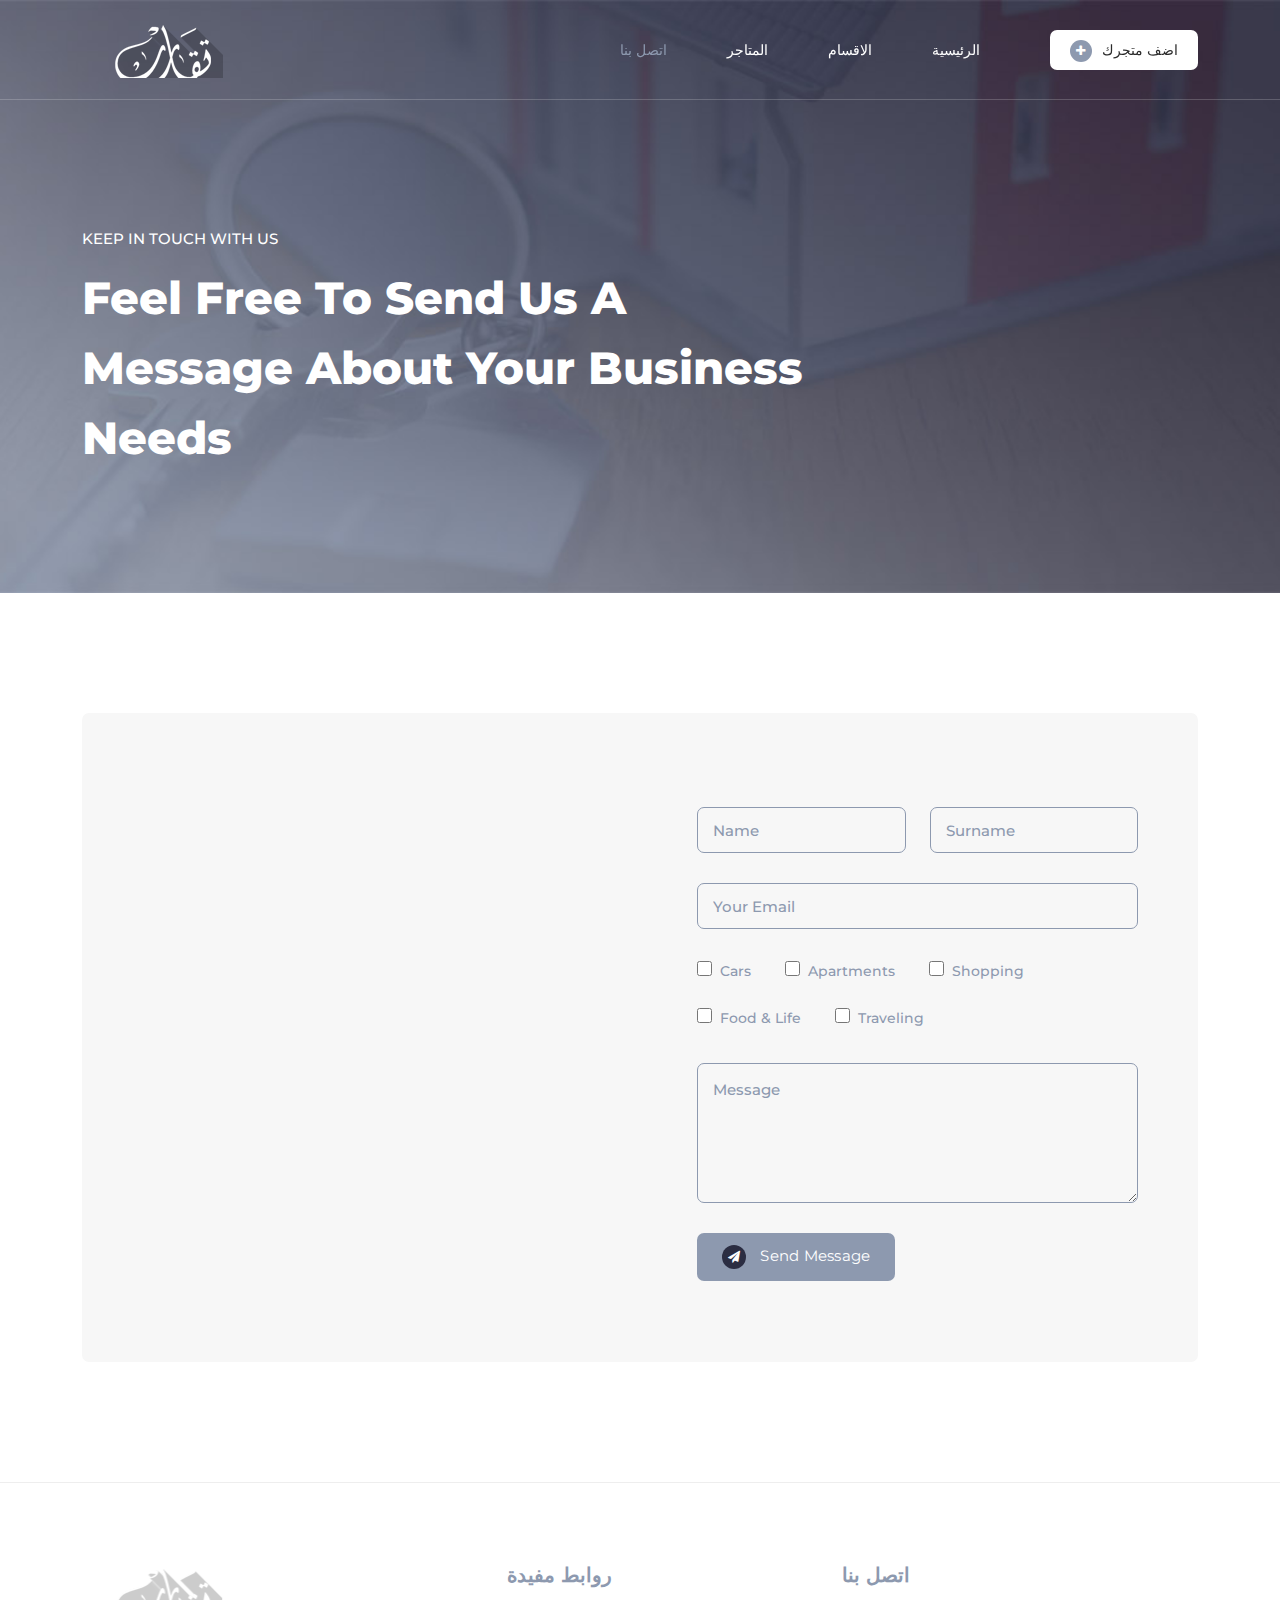
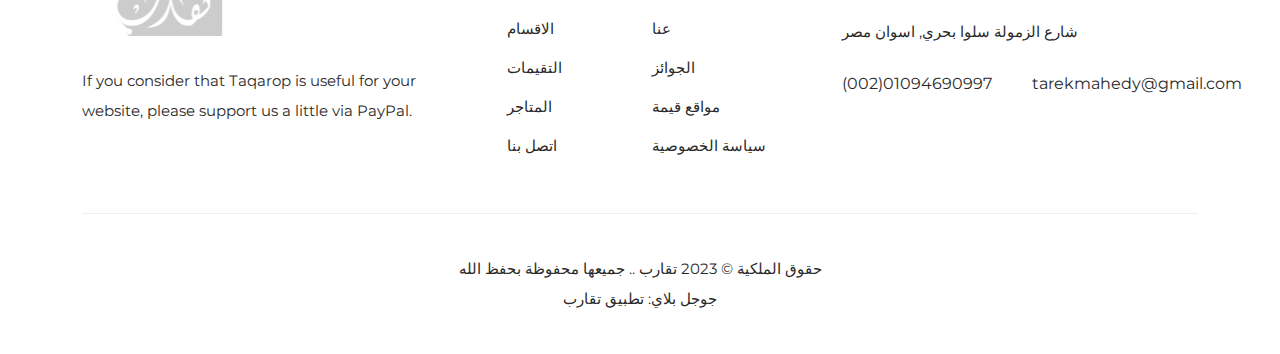
<file: contact.html>
<!DOCTYPE html>
<html lang="ar">

  <head>

    <meta charset="UTF-8">
    <meta name="viewport" content="width=device-width, initial-scale=1, shrink-to-fit=no">
 <meta name="description" content="taqarop tarekmahedy tareksalwi تقارب">
    <meta name="author" content="tarekmahedy@gmail.com">
    <link rel="preconnect" href="https://fonts.gstatic.com">
    <link href="https://fonts.googleapis.com/css2?family=Montserrat:wght@100;200;300;400;500;600;700;800;900&display=swap" rel="stylesheet">

    <title>Taqarop تقارب</title>

    <!-- Bootstrap core CSS -->
    <link href="vendor/bootstrap/css/bootstrap.min.css" rel="stylesheet">


    <!-- Additional CSS Files -->
    <link rel="stylesheet" href="assets/css/fontawesome.css">
    <link rel="stylesheet" href="assets/css/templatemo-plot-listing.css">
    <link rel="stylesheet" href="assets/css/animated.css">
    <link rel="stylesheet" href="assets/css/owl.css">
<!--

TemplateMo 564 Taqarop

https://www.facebook.com/Taqarop

-->
  </head>

<body>

  <!-- ***** Preloader Start ***** -->
  <div id="js-preloader" class="js-preloader">
    <div class="preloader-inner">
      <span class="dot"></span>
      <div class="dots">
        <span></span>
        <span></span>
        <span></span>
      </div>
    </div>
  </div>
  <!-- ***** Preloader End ***** -->

  <!-- ***** Header Area Start ***** -->
  <header class="header-area header-sticky wow slideInDown" data-wow-duration="0.75s" data-wow-delay="0s">
    <div class="container">
      <div class="row">
        <div class="col-12">
          <nav class="main-nav">
            <!-- ***** Logo Start ***** -->
            <a href="contact.html" class="logo" title="Clicke Here For English">
            </a>
            <!-- ***** Logo End ***** -->
            <!-- ***** Menu Start ***** -->
            <ul class="nav" >
            <li><a href="contacten.html" class="active">اتصل بنا</a></li>
            <li><a href="listing.html">المتاجر</a></li>
              
                 <li><a href="category.html">الاقسام</a></li>
                <li><a href="index.html" >الرئيسية</a></li>
              <li><div class="main-white-button"><a href="contact.html"><i class="fa fa-plus"></i>اضف متجرك </a></div></li> 
            </ul>      
            <a class='menu-trigger'>
                <span>Menu</span>
            </a>
            <!-- ***** Menu End ***** -->
          </nav>
        </div>
      </div>
    </div>
  </header>
  <!-- ***** Header Area End ***** -->

  <div class="page-heading">
    <div class="container">
      <div class="row">
        <div class="col-lg-8">
          <div class="top-text header-text">
            <h6>Keep in touch with us</h6>
            <h2>Feel free to send us a message about your business needs</h2>
          </div>
        </div>
      </div>
    </div>
  </div>

  <div class="contact-page">
    <div class="container">
      <div class="row">
        <div class="col-lg-12">
          <div class="inner-content">
            <div class="row">
              <div class="col-lg-6">
                <div id="map">
                  <iframe src="https://maps.google.com/maps?q=Aswan,Egypt&t=&z=13&ie=UTF8&iwloc=&output=embed" width="100%" height="650px" frameborder="0" style="border:0" allowfullscreen></iframe>
                </div>
              </div>
              <div class="col-lg-6 align-self-center">
                <form id="contact" action="" method="get">
                  <div class="row">
                    <div class="col-lg-6">
                      <fieldset>
                        <input type="name" name="name" id="name" placeholder="Name" autocomplete="on" required>
                      </fieldset>
                    </div>
                    <div class="col-lg-6">
                      <fieldset>
                        <input type="surname" name="surname" id="surname" placeholder="Surname" autocomplete="on" required>
                      </fieldset>
                    </div>
                    <div class="col-lg-12">
                      <fieldset>
                        <input type="text" name="email" id="email" pattern="[^ @]*@[^ @]*" placeholder="Your Email" required="">
                      </fieldset>
                    </div>
                    <div class="col-lg-12">
                      <ul>
                        <li><input type="checkbox" name="option1" value="cars"><span>Cars</span></li>
                        <li><input type="checkbox" name="option2" value="aparmtents"><span>Apartments</span></li>
                        <li><input type="checkbox" name="option3" value="shopping"><span>Shopping</span></li>
                        <li><input type="checkbox" name="option4" value="food"><span>Food &amp; Life</span></li>
                        <li><input type="checkbox" name="option5" value="traveling"><span>Traveling</span></li>
                      </ul>
                    </div>
                    <div class="col-lg-12">
                      <fieldset>
                        <textarea name="message" type="text" class="form-control" id="message" placeholder="Message" required=""></textarea>  
                      </fieldset>
                    </div>
                    <div class="col-lg-12">
                      <fieldset>
                        <button type="submit" id="form-submit" class="main-button "><i class="fa fa-paper-plane"></i> Send Message</button>
                      </fieldset>
                    </div>
                  </div>
                </form>
              </div>
            </div>
          </div>
        </div>
      </div>
    </div>
  </div>

  <footer>
    <div class="container">
      <div class="row">
        <div class="col-lg-4">
          <div class="about">
            <div class="logo">
              <img src="assets/images/black-logo.png" alt="تقارب ">
            </div>
            <p>If you consider that <a rel="nofollow" href="https://www.facebook.com/Taqarop" target="_parent">Taqarop</a> is useful for your website, please <a rel="nofollow" href="https://www.paypal.me/taqarop" target="_blank">support us</a> a little via PayPal.</p>
          </div>
        </div>
        <div class="col-lg-4">
          <div class="helpful-links">
            <h4>روابط مفيدة</h4>
            <div class="row">
              <div class="col-lg-6">
              <ul>
                  <li><a href="#">الاقسام</a></li>
                  <li><a href="#">التقيمات</a></li>
                  <li><a href="listing.html">المتاجر</a></li>
                  <li><a href="contact.html">اتصل بنا</a></li>
                </ul>
              </div>
              <div class="col-lg-6">
                <ul>
                  <li><a href="#">عنا</a></li>
                  <li><a href="#">الجوائز</a></li>
                  <li><a href="#">مواقع قيمة</a></li>
                  <li><a href="rolesar.pdf"  target="_blank">سياسة الخصوصية</a></li>
                </ul>
              </div>
            </div>
          </div>
        </div>
        <div class="col-lg-4">
         <div class="contact-us">
            <h4>اتصل بنا</h4>
            <p> شارع الزمولة سلوا بحري, اسوان مصر</p>
            <div class="row">
              <div class="col-lg-6">
                <a href="#">(002)01094690997</a>
              </div>
              <div class="col-lg-6">
                <a href="mailto:tarekmahedy@gmail.com">tarekmahedy@gmail.com</a>
              </div>
            </div>
          </div>
        </div>
        <div class="col-lg-12">
         <div class="sub-footer">
            <p>حقوق الملكية © 2023 تقارب .. جميعها محفوظة بحفظ الله
            <br>
			جوجل بلاي: <a rel="nofollow" target="_blank"  href="https://play.google.com/store/apps/details?id=tarekmahedy.app.taqarop" title="تطبيق تقارب">تطبيق تقارب </a></p>
          </div>
        </div>
      </div>
    </div>
  </footer>


  <!-- Scripts -->
  <script src="vendor/jquery/jquery.min.js"></script>
  <script src="vendor/bootstrap/js/bootstrap.bundle.min.js"></script>
  <script src="assets/js/owl-carousel.js"></script>
  <script src="assets/js/animation.js"></script>
  <script src="assets/js/imagesloaded.js"></script>
  <script src="assets/js/custom.js"></script>

</body>

</html>
</file>
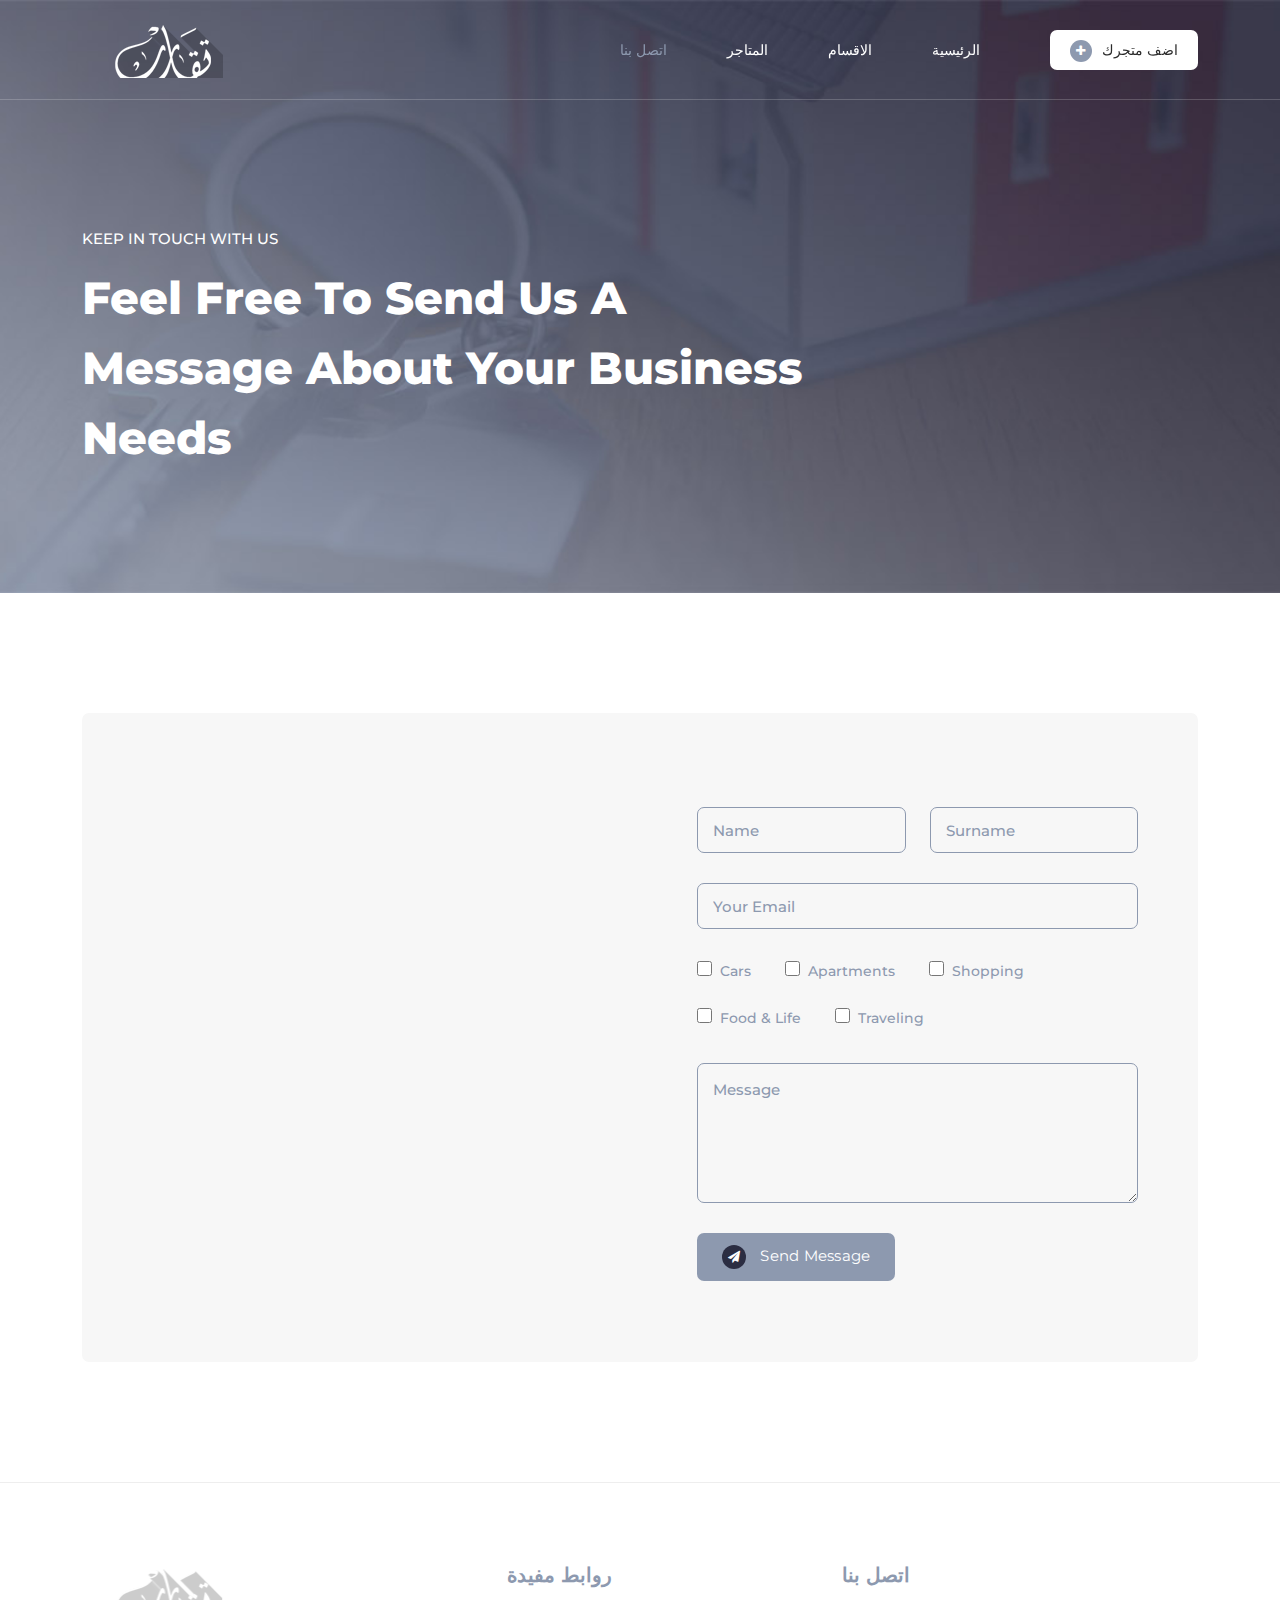
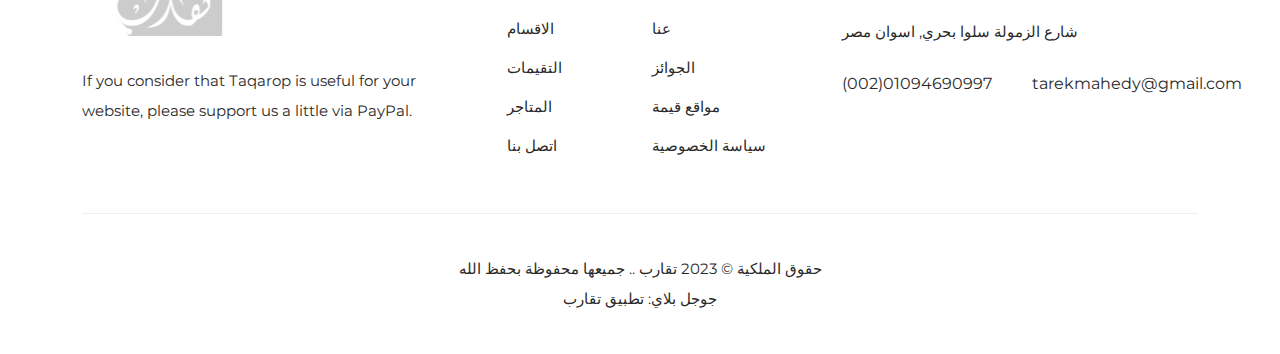
<file: contactar.html>
<!DOCTYPE html>
<html lang="ar">

  <head>

    <meta charset="UTF-8">
    <meta name="viewport" content="width=device-width, initial-scale=1, shrink-to-fit=no">
 <meta name="description" content="taqarop tarekmahedy tareksalwi تقارب">
    <meta name="author" content="tarekmahedy@gmail.com">
    <link rel="preconnect" href="https://fonts.gstatic.com">
    <link href="https://fonts.googleapis.com/css2?family=Montserrat:wght@100;200;300;400;500;600;700;800;900&display=swap" rel="stylesheet">

    <title>Taqarop تقارب</title>

    <!-- Bootstrap core CSS -->
    <link href="vendor/bootstrap/css/bootstrap.min.css" rel="stylesheet">


    <!-- Additional CSS Files -->
    <link rel="stylesheet" href="assets/css/fontawesome.css">
    <link rel="stylesheet" href="assets/css/templatemo-plot-listing.css">
    <link rel="stylesheet" href="assets/css/animated.css">
    <link rel="stylesheet" href="assets/css/owl.css">
<!--

TemplateMo 564 Taqarop

https://www.facebook.com/Taqarop

-->
  </head>

<body>

  <!-- ***** Preloader Start ***** -->
  <div id="js-preloader" class="js-preloader">
    <div class="preloader-inner">
      <span class="dot"></span>
      <div class="dots">
        <span></span>
        <span></span>
        <span></span>
      </div>
    </div>
  </div>
  <!-- ***** Preloader End ***** -->

  <!-- ***** Header Area Start ***** -->
  <header class="header-area header-sticky wow slideInDown" data-wow-duration="0.75s" data-wow-delay="0s">
    <div class="container">
      <div class="row">
        <div class="col-12">
          <nav class="main-nav">
            <!-- ***** Logo Start ***** -->
            <a href="contact.html" class="logo" title="Clicke Here For English">
            </a>
            <!-- ***** Logo End ***** -->
            <!-- ***** Menu Start ***** -->
            <ul class="nav" >
            <li><a href="contactar.html" class="active">اتصل بنا</a></li>
            <li><a href="listingar.html">المتاجر</a></li>
              
                 <li><a href="categoryar.html">الاقسام</a></li>
                <li><a href="indexAR.html" >الرئيسية</a></li>
              <li><div class="main-white-button"><a href="contactar.html"><i class="fa fa-plus"></i>اضف متجرك </a></div></li> 
            </ul>      
            <a class='menu-trigger'>
                <span>Menu</span>
            </a>
            <!-- ***** Menu End ***** -->
          </nav>
        </div>
      </div>
    </div>
  </header>
  <!-- ***** Header Area End ***** -->

  <div class="page-heading">
    <div class="container">
      <div class="row">
        <div class="col-lg-8">
          <div class="top-text header-text">
            <h6>Keep in touch with us</h6>
            <h2>Feel free to send us a message about your business needs</h2>
          </div>
        </div>
      </div>
    </div>
  </div>

  <div class="contact-page">
    <div class="container">
      <div class="row">
        <div class="col-lg-12">
          <div class="inner-content">
            <div class="row">
              <div class="col-lg-6">
                <div id="map">
                  <iframe src="https://maps.google.com/maps?q=Aswan,Egypt&t=&z=13&ie=UTF8&iwloc=&output=embed" width="100%" height="650px" frameborder="0" style="border:0" allowfullscreen></iframe>
                </div>
              </div>
              <div class="col-lg-6 align-self-center">
                <form id="contact" action="" method="get">
                  <div class="row">
                    <div class="col-lg-6">
                      <fieldset>
                        <input type="name" name="name" id="name" placeholder="Name" autocomplete="on" required>
                      </fieldset>
                    </div>
                    <div class="col-lg-6">
                      <fieldset>
                        <input type="surname" name="surname" id="surname" placeholder="Surname" autocomplete="on" required>
                      </fieldset>
                    </div>
                    <div class="col-lg-12">
                      <fieldset>
                        <input type="text" name="email" id="email" pattern="[^ @]*@[^ @]*" placeholder="Your Email" required="">
                      </fieldset>
                    </div>
                    <div class="col-lg-12">
                      <ul>
                        <li><input type="checkbox" name="option1" value="cars"><span>Cars</span></li>
                        <li><input type="checkbox" name="option2" value="aparmtents"><span>Apartments</span></li>
                        <li><input type="checkbox" name="option3" value="shopping"><span>Shopping</span></li>
                        <li><input type="checkbox" name="option4" value="food"><span>Food &amp; Life</span></li>
                        <li><input type="checkbox" name="option5" value="traveling"><span>Traveling</span></li>
                      </ul>
                    </div>
                    <div class="col-lg-12">
                      <fieldset>
                        <textarea name="message" type="text" class="form-control" id="message" placeholder="Message" required=""></textarea>  
                      </fieldset>
                    </div>
                    <div class="col-lg-12">
                      <fieldset>
                        <button type="submit" id="form-submit" class="main-button "><i class="fa fa-paper-plane"></i> Send Message</button>
                      </fieldset>
                    </div>
                  </div>
                </form>
              </div>
            </div>
          </div>
        </div>
      </div>
    </div>
  </div>

  <footer>
    <div class="container">
      <div class="row">
        <div class="col-lg-4">
          <div class="about">
            <div class="logo">
              <img src="assets/images/black-logo.png" alt="تقارب ">
            </div>
            <p>If you consider that <a rel="nofollow" href="https://www.facebook.com/Taqarop" target="_parent">Taqarop</a> is useful for your website, please <a rel="nofollow" href="https://www.paypal.me/taqarop" target="_blank">support us</a> a little via PayPal.</p>
          </div>
        </div>
        <div class="col-lg-4">
          <div class="helpful-links">
            <h4>روابط مفيدة</h4>
            <div class="row">
              <div class="col-lg-6">
              <ul>
                  <li><a href="#">الاقسام</a></li>
                  <li><a href="#">التقيمات</a></li>
                  <li><a href="#">المتاجر</a></li>
                  <li><a href="#">اتصل بنا</a></li>
                </ul>
              </div>
              <div class="col-lg-6">
                <ul>
                  <li><a href="#">عنا</a></li>
                  <li><a href="#">الجوائز</a></li>
                  <li><a href="#">مواقع قيمة</a></li>
                  <li><a href="rolesar.pdf"  target="_blank">سياسة الخصوصية</a></li>
                </ul>
              </div>
            </div>
          </div>
        </div>
        <div class="col-lg-4">
         <div class="contact-us">
            <h4>اتصل بنا</h4>
            <p> شارع الزمولة سلوا بحري, اسوان مصر</p>
            <div class="row">
              <div class="col-lg-6">
                <a href="#">(002)01094690997</a>
              </div>
              <div class="col-lg-6">
                <a href="mailto:tarekmahedy@gmail.com">tarekmahedy@gmail.com</a>
              </div>
            </div>
          </div>
        </div>
        <div class="col-lg-12">
         <div class="sub-footer">
            <p>حقوق الملكية © 2023 تقارب .. جميعها محفوظة بحفظ الله
            <br>
			جوجل بلاي: <a rel="nofollow" target="_blank"  href="https://play.google.com/store/apps/details?id=tarekmahedy.app.taqarop" title="تطبيق تقارب">تطبيق تقارب </a></p>
          </div>
        </div>
      </div>
    </div>
  </footer>


  <!-- Scripts -->
  <script src="vendor/jquery/jquery.min.js"></script>
  <script src="vendor/bootstrap/js/bootstrap.bundle.min.js"></script>
  <script src="assets/js/owl-carousel.js"></script>
  <script src="assets/js/animation.js"></script>
  <script src="assets/js/imagesloaded.js"></script>
  <script src="assets/js/custom.js"></script>

</body>

</html>
</file>
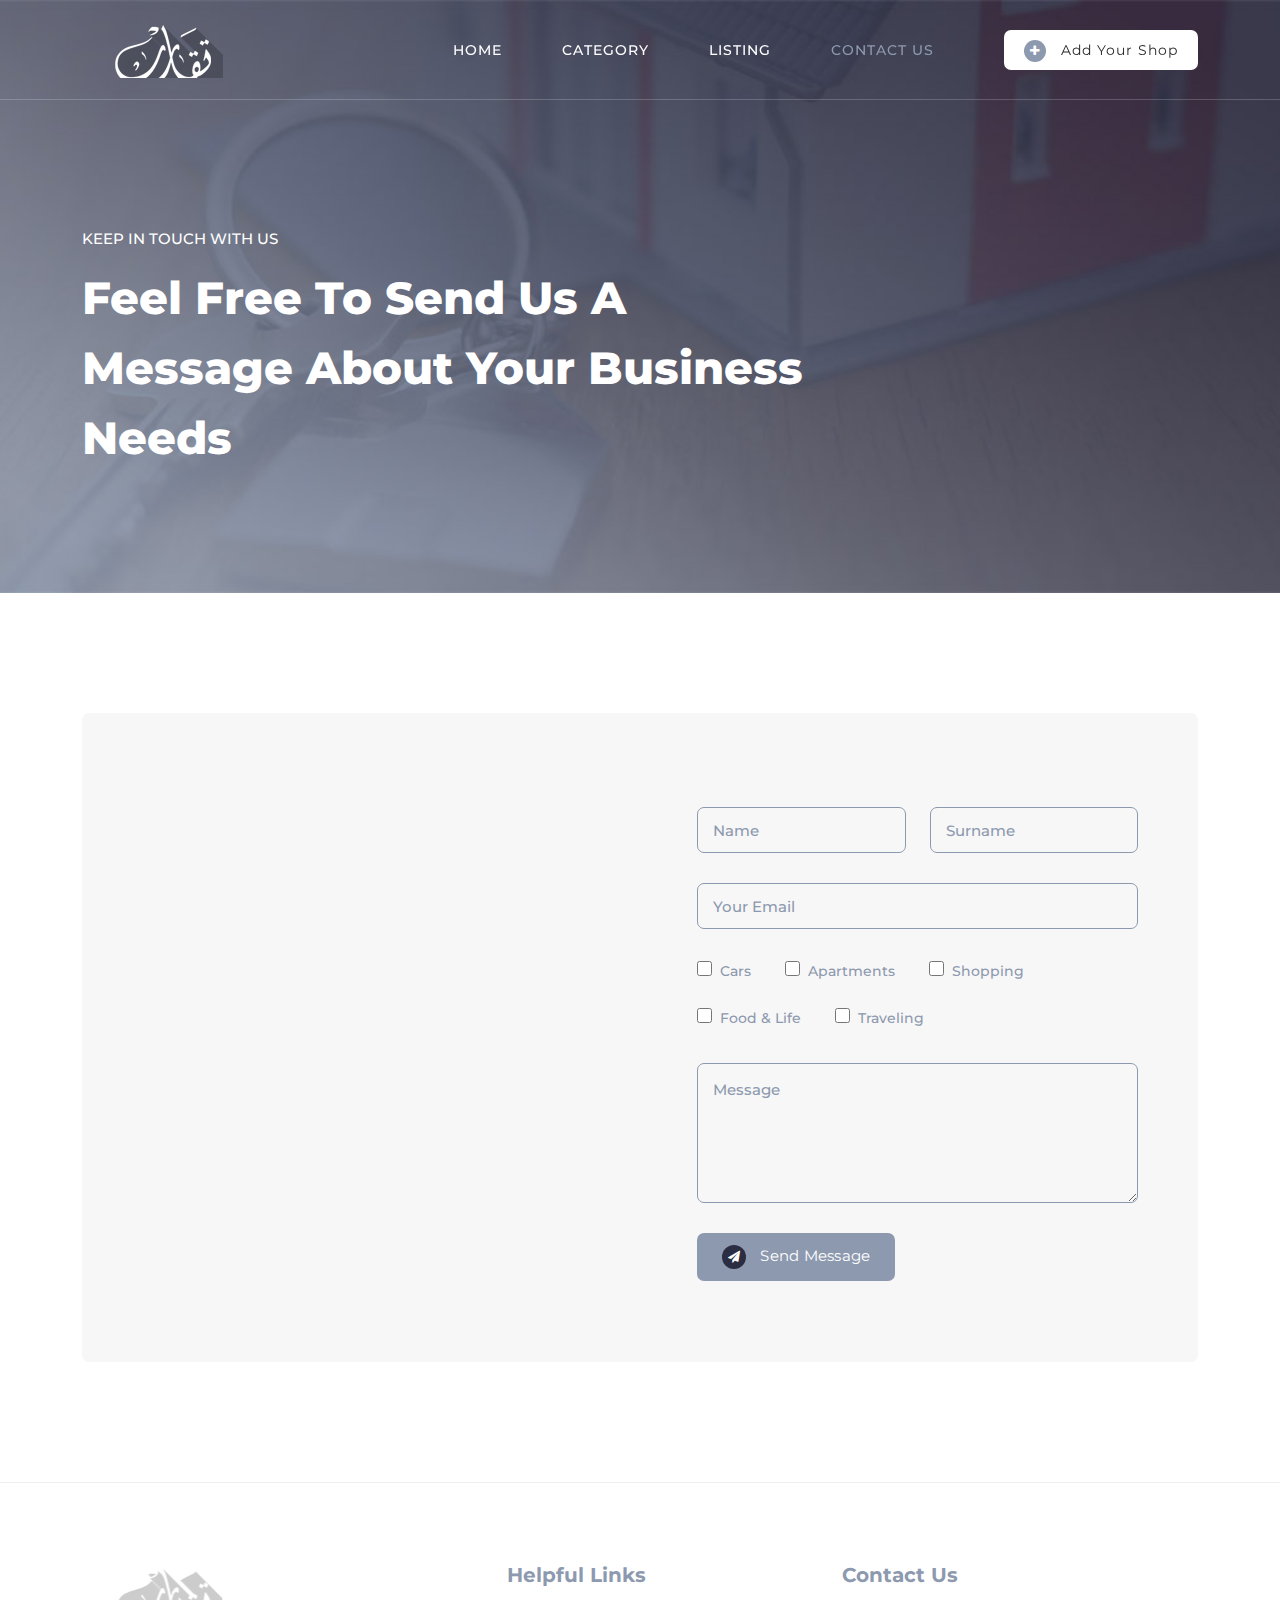
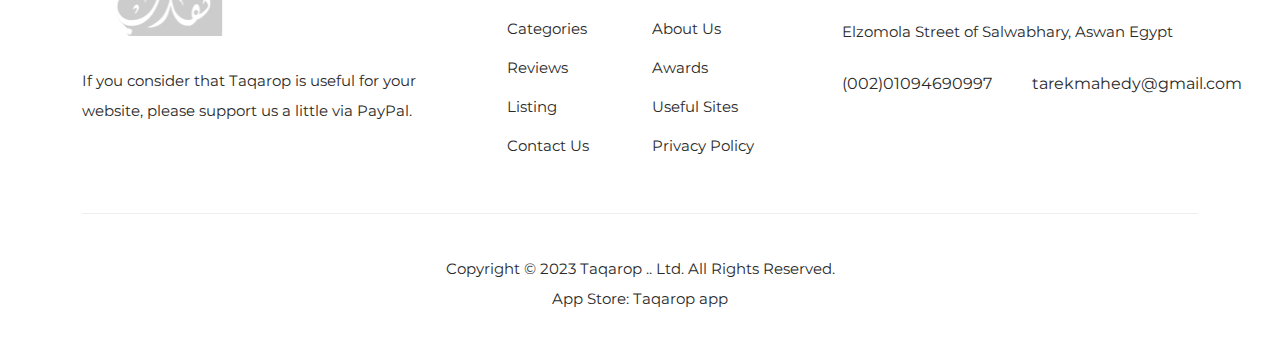
<file: contacten.html>
<!DOCTYPE html>
<html lang="en">

  <head>

    <meta charset="UTF-8">
    <meta name="viewport" content="width=device-width, initial-scale=1, shrink-to-fit=no">
 <meta name="description" content="taqarop tarekmahedy tareksalwi تقارب">
    <meta name="author" content="tarekmahedy@gmail.com">
    <link rel="preconnect" href="https://fonts.gstatic.com">
    <link href="https://fonts.googleapis.com/css2?family=Montserrat:wght@100;200;300;400;500;600;700;800;900&display=swap" rel="stylesheet">

    <title>Taqarop تقارب</title>

    <!-- Bootstrap core CSS -->
    <link href="vendor/bootstrap/css/bootstrap.min.css" rel="stylesheet">


    <!-- Additional CSS Files -->
    <link rel="stylesheet" href="assets/css/fontawesome.css">
    <link rel="stylesheet" href="assets/css/templatemo-plot-listing.css">
    <link rel="stylesheet" href="assets/css/animated.css">
    <link rel="stylesheet" href="assets/css/owl.css">
<!--

TemplateMo 564 Taqarop

https://www.facebook.com/Taqarop

-->
  </head>

<body>

  <!-- ***** Preloader Start ***** -->
  <div id="js-preloader" class="js-preloader">
    <div class="preloader-inner">
      <span class="dot"></span>
      <div class="dots">
        <span></span>
        <span></span>
        <span></span>
      </div>
    </div>
  </div>
  <!-- ***** Preloader End ***** -->

  <!-- ***** Header Area Start ***** -->
  <header class="header-area header-sticky wow slideInDown" data-wow-duration="0.75s" data-wow-delay="0s">
    <div class="container">
      <div class="row">
        <div class="col-12">
          <nav class="main-nav">
            <!-- ***** Logo Start ***** -->
            <a href="contact.html" class="logo" title="للغة العربية اضغط هنا">
            </a>
            <!-- ***** Logo End ***** -->
            <!-- ***** Menu Start ***** -->
            <ul class="nav">
              <li><a href="indexen.html">Home</a></li>
              <li><a href="categoryen.html">Category</a></li>
              <li><a href="listingen.html">Listing</a></li>
              <li><a href="contacten.html" class="active">Contact Us</a></li> 
              <li><div class="main-white-button"><a href="contacten.html"><i class="fa fa-plus"></i> Add Your Shop</a></div></li> 
            </ul>    
            <a class='menu-trigger'>
                <span>Menu</span>
            </a>
            <!-- ***** Menu End ***** -->
          </nav>
        </div>
      </div>
    </div>
  </header>
  <!-- ***** Header Area End ***** -->

  <div class="page-heading">
    <div class="container">
      <div class="row">
        <div class="col-lg-8">
          <div class="top-text header-text">
            <h6>Keep in touch with us</h6>
            <h2>Feel free to send us a message about your business needs</h2>
          </div>
        </div>
      </div>
    </div>
  </div>

  <div class="contact-page">
    <div class="container">
      <div class="row">
        <div class="col-lg-12">
          <div class="inner-content">
            <div class="row">
              <div class="col-lg-6">
                <div id="map">
                  <iframe src="https://maps.google.com/maps?q=Aswan,Egypt&t=&z=13&ie=UTF8&iwloc=&output=embed" width="100%" height="650px" frameborder="0" style="border:0" allowfullscreen></iframe>
                </div>
              </div>
              <div class="col-lg-6 align-self-center">
                <form id="contact" action="" method="get">
                  <div class="row">
                    <div class="col-lg-6">
                      <fieldset>
                        <input type="name" name="name" id="name" placeholder="Name" autocomplete="on" required>
                      </fieldset>
                    </div>
                    <div class="col-lg-6">
                      <fieldset>
                        <input type="surname" name="surname" id="surname" placeholder="Surname" autocomplete="on" required>
                      </fieldset>
                    </div>
                    <div class="col-lg-12">
                      <fieldset>
                        <input type="text" name="email" id="email" pattern="[^ @]*@[^ @]*" placeholder="Your Email" required="">
                      </fieldset>
                    </div>
                    <div class="col-lg-12">
                      <ul>
                        <li><input type="checkbox" name="option1" value="cars"><span>Cars</span></li>
                        <li><input type="checkbox" name="option2" value="aparmtents"><span>Apartments</span></li>
                        <li><input type="checkbox" name="option3" value="shopping"><span>Shopping</span></li>
                        <li><input type="checkbox" name="option4" value="food"><span>Food &amp; Life</span></li>
                        <li><input type="checkbox" name="option5" value="traveling"><span>Traveling</span></li>
                      </ul>
                    </div>
                    <div class="col-lg-12">
                      <fieldset>
                        <textarea name="message" type="text" class="form-control" id="message" placeholder="Message" required=""></textarea>  
                      </fieldset>
                    </div>
                    <div class="col-lg-12">
                      <fieldset>
                        <button type="submit" id="form-submit" class="main-button "><i class="fa fa-paper-plane"></i> Send Message</button>
                      </fieldset>
                    </div>
                  </div>
                </form>
              </div>
            </div>
          </div>
        </div>
      </div>
    </div>
  </div>

  <footer>
    <div class="container">
      <div class="row">
        <div class="col-lg-4">
          <div class="about">
            <div class="logo">
              <img src="assets/images/black-logo.png" alt="Taqarop App">
            </div>
            <p>If you consider that <a rel="nofollow" href="https://www.facebook.com/Taqarop" target="_parent">Taqarop</a> is useful for your website, please <a rel="nofollow" href="https://www.paypal.me/taqarop" target="_blank">support us</a> a little via PayPal.</p>
          </div>
        </div>
        <div class="col-lg-4">
          <div class="helpful-links">
            <h4>Helpful Links</h4>
            <div class="row">
              <div class="col-lg-6">
                <ul>
                  <li><a href="#">Categories</a></li>
                  <li><a href="#">Reviews</a></li>
                  <li><a href="#">Listing</a></li>
                  <li><a href="#">Contact Us</a></li>
                </ul>
              </div>
              <div class="col-lg-6">
                <ul>
                  <li><a href="#">About Us</a></li>
                  <li><a href="#">Awards</a></li>
                  <li><a href="#">Useful Sites</a></li>
                <li><a href="roles.pdf"  target="_blank">Privacy Policy</a></li>
                </ul>
              </div>
            </div>
          </div>
        </div>
        <div class="col-lg-4">
          <div class="contact-us">
            <h4>Contact Us</h4>
            <p> Elzomola Street of Salwabhary, Aswan Egypt</p>
            <div class="row">
              <div class="col-lg-6">
                <a href="#">(002)01094690997</a>
              </div>
              <div class="col-lg-6">
                <a href="mailto:tarekmahedy@gmail.com">tarekmahedy@gmail.com</a>
              </div>
            </div>
          </div>
        </div>
        <div class="col-lg-12">
         <div class="sub-footer">
            <p>Copyright © 2023 Taqarop .. Ltd. All Rights Reserved.
            <br>
			App Store: <a rel="nofollow" target="_blank"  href="https://play.google.com/store/apps/details?id=tarekmahedy.app.taqarop" title="Taqarop App">Taqarop app</a></p>
          </div>
        </div>
      </div>
    </div>
  </footer>


  <!-- Scripts -->
  <script src="vendor/jquery/jquery.min.js"></script>
  <script src="vendor/bootstrap/js/bootstrap.bundle.min.js"></script>
  <script src="assets/js/owl-carousel.js"></script>
  <script src="assets/js/animation.js"></script>
  <script src="assets/js/imagesloaded.js"></script>
  <script src="assets/js/custom.js"></script>

</body>

</html>
</file>
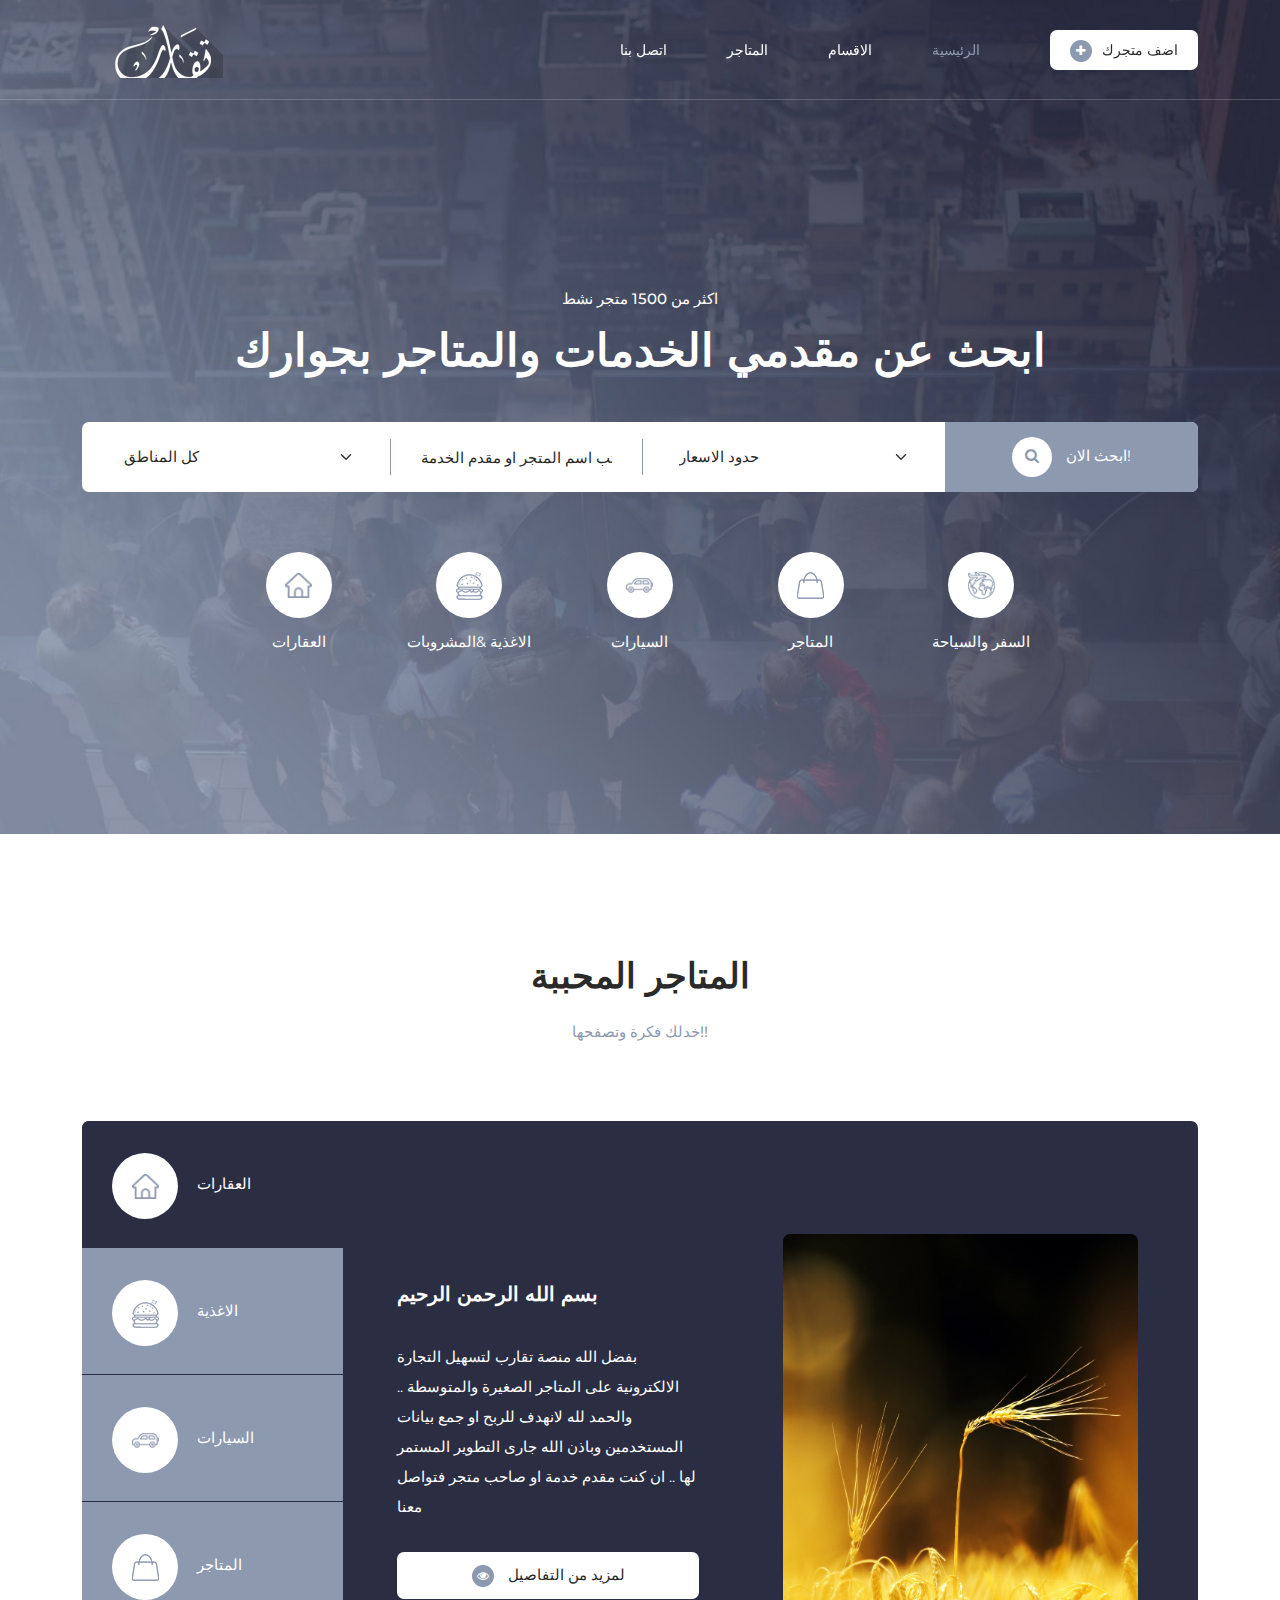
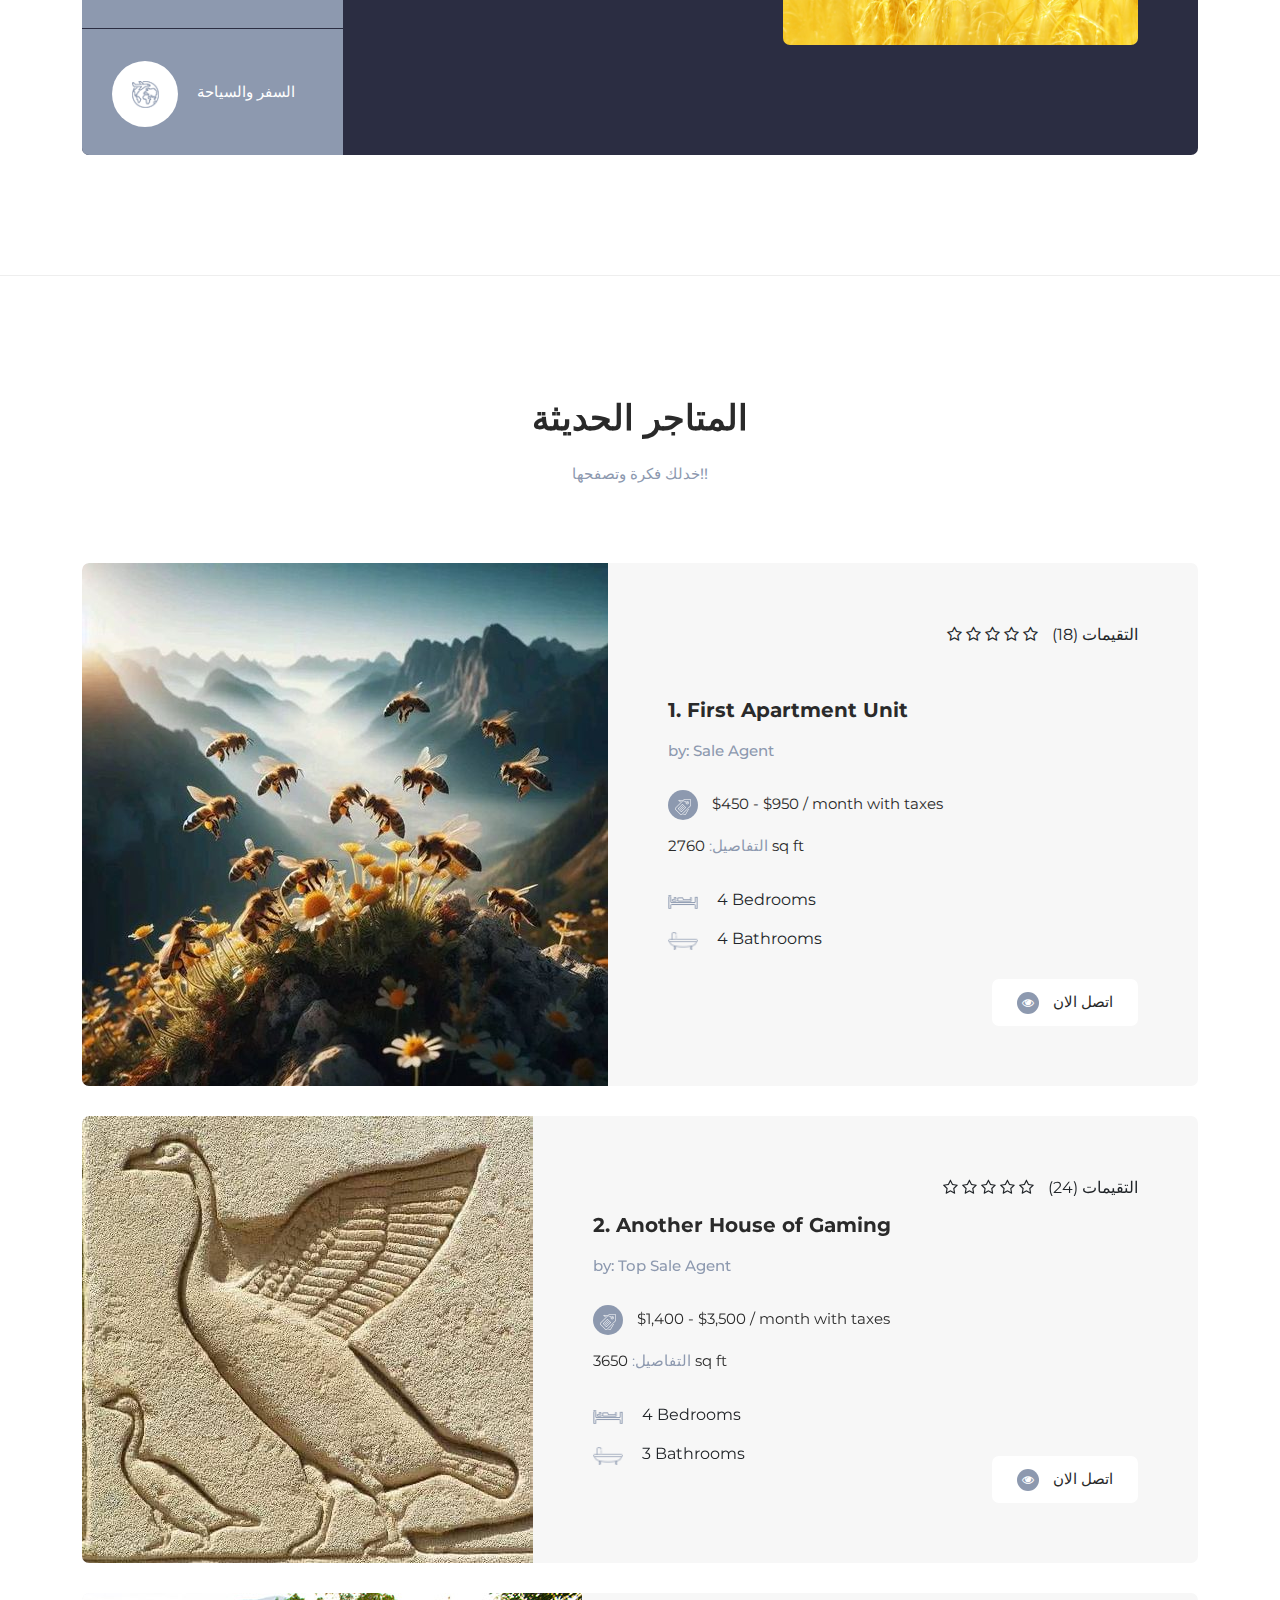
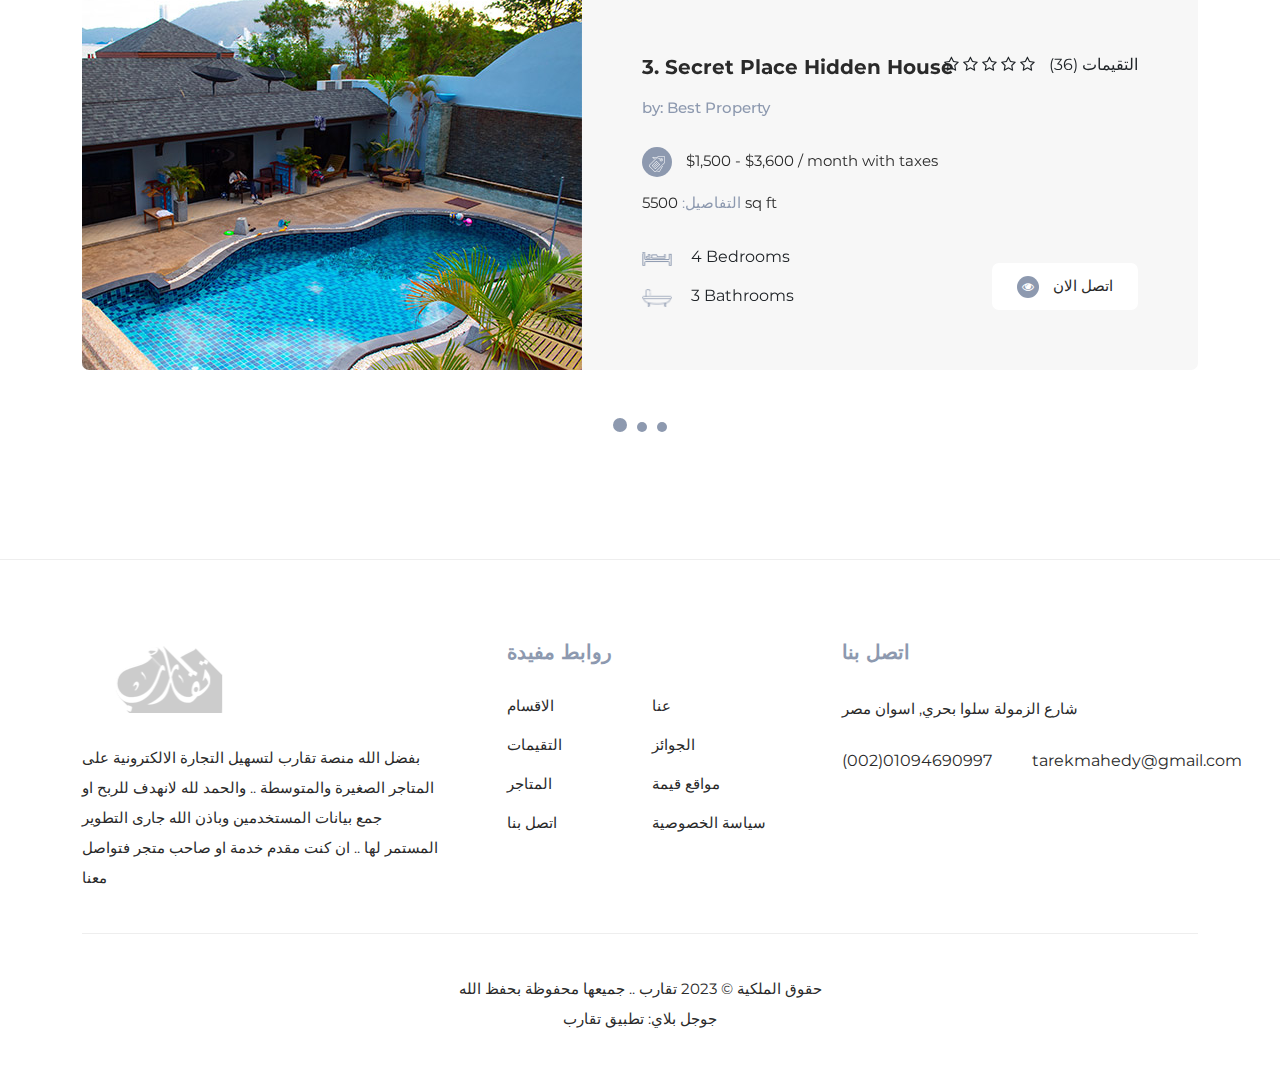
<file: indexAR.html>
<!DOCTYPE html>
<html lang="ar">

  <head>

    <meta charset="UTF-8">
    <meta name="viewport" content="width=device-width, initial-scale=1, shrink-to-fit=no">
    <meta name="description" content="taqarop tarekmahedy tareksalwi تقارب">
    <meta name="author" content="tarekmahedy@gmail.com">
    <link rel="preconnect" href="https://fonts.gstatic.com">
    <link href="https://fonts.googleapis.com/css2?family=Montserrat:wght@100;200;300;400;500;600;700;800;900&display=swap" rel="stylesheet">

    <title>Taqarop تقارب</title>

    <!-- Bootstrap core CSS -->
    <link href="vendor/bootstrap/css/bootstrap.min.css" rel="stylesheet">

    <!-- Additional CSS Files -->
    <link rel="stylesheet" href="assets/css/fontawesome.css">
    <link rel="stylesheet" href="assets/css/templatemo-plot-listing.css">
    <link rel="stylesheet" href="assets/css/animated.css">
    <link rel="stylesheet" href="assets/css/owl.css">
<!--

TemplateMo 564 تقارب

https://www.facebook.com/Taqarop

-->
  </head>

<body>

  <!-- ***** Preloader Start ***** -->
  <div id="js-preloader" class="js-preloader">
    <div class="preloader-inner">
      <span class="dot"></span>
      <div class="dots">
        <span></span>
        <span></span>
        <span></span>
      </div>
    </div>
  </div>
  <!-- ***** Preloader End ***** -->

  <!-- ***** Header Area Start ***** -->
  <header class="header-area header-sticky wow slideInDown" data-wow-duration="0.75s" data-wow-delay="0s">
    <div class="container">
      <div class="row">
        <div class="col-12">
          <nav class="main-nav" >
            <!-- ***** Logo Start ***** -->
            <a href="index.html" class="logo" title="Clicke Here For English">
            </a>
            <!-- ***** Logo End ***** -->
            <!-- ***** Menu Start ***** -->
            <ul class="nav" >
            <li><a href="contactar.html">اتصل بنا</a></li>
            <li><a href="listingar.html">المتاجر</a></li>
              
                 <li><a href="categoryar.html">الاقسام</a></li>
                <li><a href="indexAR.html" class="active">الرئيسية</a></li>
              <li><div class="main-white-button"><a href="contactar.html"><i class="fa fa-plus"></i>اضف متجرك </a></div></li> 
            </ul>        
            <a class='menu-trigger'>
                <span>Menu</span>
            </a>
            <!-- ***** Menu End ***** -->
          </nav>
        </div>
      </div>
    </div>
  </header>
  <!-- ***** Header Area End ***** -->

  <div class="main-banner">
    <div class="container">
      <div class="row">
        <div class="col-lg-12">
          <div class="top-text header-text">
            <h6>اكثر من 1500 متجر نشط</h6>
            <h2>ابحث عن مقدمي الخدمات والمتاجر بجوارك  </h2>
          </div>
        </div>
        <div class="col-lg-12">
          <form id="search-form" name="gs" method="submit" role="search" action="#">
            <div class="row">
              <div class="col-lg-3 align-self-center">
                  <fieldset>
                      <select name="area" class="form-select" aria-label="Area" id="chooseCategory" onchange="this.form.click()">
                          <option selected>كل المناطق</option>
                          <option value="Egypt">أسوان</option>
                          <option value="Plastinia">فلسطين</option>
                          <option value="yemen">اليمن</option>
                      </select>
                  </fieldset>
              </div>
              <div class="col-lg-3 align-self-center">
                  <fieldset>
                      <input type="address" name="address" class="searchText" placeholder="اكتب اسم المتجر او مقدم الخدمة!" autocomplete="on" required>
                  </fieldset>
              </div>
              <div class="col-lg-3 align-self-center">
                  <fieldset>
                      <select name="price" class="form-select" aria-label="Default select example" id="chooseCategory" onchange="this.form.click()">
                          <option selected>حدود الاسعار</option>
                          <option value="$100 - $250">Free- $5</option>
                          <option value="$250 - $500">$5 - $500</option>
                          <option value="$500 - $1000">$500 - $1,000</option>
                          <option value="$1000+">$1,000 or more</option>
                      </select>
                  </fieldset>
              </div>
              <div class="col-lg-3">                        
                  <fieldset>
                      <button class="main-button"><i class="fa fa-search"></i> ابحث الان! </button>
                  </fieldset>
              </div>
            </div>
          </form>
        </div>
        <div class="col-lg-10 offset-lg-1">
          <ul class="categories">
            <li><a href="category.html"><span class="icon"><img src="assets/images/search-icon-01.png" alt="Home"></span> العقارات</a></li>
           <li><a href="listing.html"><span class="icon"><img src="assets/images/search-icon-02.png" alt="Food"></span>الاغذية &amp;المشروبات</a></li>
            <li><a href="#"><span class="icon"><img src="assets/images/search-icon-03.png" alt="Vehicle"></span> السيارات</a></li>
            <li><a href="#"><span class="icon"><img src="assets/images/search-icon-04.png" alt="Shopping"></span> المتاجر</a></li>
            <li><a href="#"><span class="icon"><img src="assets/images/search-icon-05.png" alt="Travel"></span> السفر والسياحة</a></li>
          </ul>
        </div>
      </div>
    </div>
  </div>


  <div class="popular-categories">
    <div class="container">
      <div class="row">
        <div class="col-lg-12">
          <div class="section-heading">
            <h2>المتاجر المحببة </h2>
            <h6>خدلك فكرة وتصفحها!!</h6>
          </div>
        </div>
        <div class="col-lg-12">
          <div class="naccs">
            <div class="grid">
              <div class="row">
                <div class="col-lg-3">
                  <div class="menu">
                    <div class="first-thumb active">
                      <div class="thumb">
                        <span class="icon"><img src="assets/images/search-icon-01.png" alt=""></span>
                        العقارات
                      </div>
                    </div>
                    <div>
                      <div class="thumb">                 
                        <span class="icon"><img src="assets/images/search-icon-02.png" alt=""></span>
                       الاغذية والمشروبات
                      </div>
                    </div>
                    <div>
                      <div class="thumb">                 
                        <span class="icon"><img src="assets/images/search-icon-03.png" alt=""></span>
                        السيارات
                      </div>
                    </div>
                    <div>
                      <div class="thumb">                 
                        <span class="icon"><img src="assets/images/search-icon-04.png" alt=""></span>
                        المتاجر
                      </div>
                    </div>
                    <div class="last-thumb">
                      <div class="thumb">                 
                        <span class="icon"><img src="assets/images/search-icon-05.png" alt=""></span>
                        السفر والسياحة
                      </div>
                    </div>
                  </div>
                </div> 
                <div class="col-lg-9 align-self-center">
                  <ul class="nacc">
                    <li class="active">
                      <div>
                        <div class="thumb">
                          <div class="row">
                            <div class="col-lg-5 align-self-center">
                                <div class="left-text">
                                <h4>بسم الله الرحمن الرحيم</h4>
                               
                               <p>
بفضل الله منصة تقارب لتسهيل التجارة الالكترونية على المتاجر الصغيرة والمتوسطة ..
والحمد لله لانهدف للربح او جمع بيانات المستخدمين وباذن الله جارى التطوير المستمر لها .. 
ان كنت مقدم خدمة او صاحب متجر فتواصل معنا  </p>
                                <div class="main-white-button"><a href="https://www.facebook.com/Taqarop" target="_blank"><i class="fa fa-eye"></i> لمزيد من التفاصيل </a></div>
                              </div>
                            </div>
                            <div class="col-lg-7 align-self-center">
                              <div class="right-image">
                                <img src="assets/images/tabs-image-01.jpg" alt="">
                              </div>
                            </div>
                          </div>
                        </div>
                      </div>
                    </li>
                    <li>
                      <div>
                        <div class="thumb">
                          <div class="row">
                            <div class="col-lg-5 align-self-center">
                              <div class="left-text">
                                <h4>Food and Lifestyle category is here</h4>
                                <p>You can feel free to download, edit and apply this template for your website. Please tell your friends about TemplateMo website.</p>
                                <div class="main-white-button"><a href="#"><i class="fa fa-eye"></i> Explore More</a></div>
                              </div>
                            </div>
                            <div class="col-lg-7 align-self-center">
                              <div class="right-image">
                                <img src="assets/images/tabs-image-02.jpg" alt="Foods on the table">
                              </div>
                            </div>
                          </div>
                        </div>
                      </div>
                    </li>
                    <li>
                      <div>
                        <div class="thumb">
                          <div class="row">
                            <div class="col-lg-5 align-self-center">
                              <div class="left-text">
                                <h4>Best car rentals for your trips!</h4>
                                <p>Did you know? You can get the best free HTML templates on Too CSS blog. Visit the blog pages and explore fresh and latest website templates.</p>
                                <div class="main-white-button"><a href="listing.html"><i class="fa fa-eye"></i> More Listing</a></div>
                              </div>
                            </div>
                            <div class="col-lg-7 align-self-center">
                              <div class="right-image">
                                <img src="assets/images/tabs-image-03.jpg" alt="cars in the city">
                              </div>
                            </div>
                          </div>
                        </div>
                      </div>
                    </li>
                    <li>
                      <div>
                        <div class="thumb">
                          <div class="row">
                            <div class="col-lg-5 align-self-center">
                              <div class="left-text">
                                <h4>Shopping List: Images from Unsplash</h4>
                                <p>Image credits go to Unsplash website that provides free stock photos for anyone. Images used in this تقاربtemplate are from Unsplash.</p>
                                <div class="main-white-button"><a href="#"><i class="fa fa-eye"></i> Discover More</a></div>
                              </div>
                            </div>
                            <div class="col-lg-7 align-self-center">
                              <div class="right-image">
                                <img src="assets/images/tabs-image-04.jpg" alt="Shopping Girl">
                              </div>
                            </div>
                          </div>
                        </div>
                      </div>
                    </li>
                    <li>
                      <div>
                        <div class="thumb">
                          <div class="row">
                            <div class="col-lg-5 align-self-center">
                              <div class="left-text">
                                <h4>Information and Safety Tips for Traveling</h4>
                                <p>You are allowed to use this template for your commercial websites. You are NOT allowed to redistribute this template ZIP file on any Free CSS collection websites.</p>
                                <div class="main-white-button"><a rel="nofollow" href="https://templatemo.com/contact"><i class="fa fa-eye"></i> Read More</a></div>
                              </div>
                            </div>
                            <div class="col-lg-7 align-self-center">
                              <div class="right-image">
                                <img src="assets/images/tabs-image-05.jpg" alt="Traveling Beach">
                              </div>
                            </div>
                          </div>
                        </div>
                      </div>
                    </li>
                  </ul>
                </div>          
              </div>
            </div>
          </div>
        </div>
      </div>
    </div>
  </div>


  <div class="recent-listing">
    <div class="container">
      <div class="row">
        <div class="col-lg-12">
          <div class="section-heading">
            <h2>المتاجر الحديثة</h2>
            <h6>خدلك فكرة وتصفحها!!</h6>
          </div>
        </div>
        <div class="col-lg-12">
          <div class="owl-carousel owl-listing">
            <div class="item">
              <div class="row">
                <div class="col-lg-12">
                  <div class="listing-item">
                    <div class="left-image">
                      <a href="#"><img src="assets/images/listing-01.jpg" alt=""></a>
                    </div>
                    <div class="right-content align-self-center">
                      <a href="#"><h4>1. First Apartment Unit</h4></a>
                      <h6>by: Sale Agent</h6>
                      <ul class="rate">
                        <li><i class="fa fa-star-o"></i></li>
                        <li><i class="fa fa-star-o"></i></li>
                        <li><i class="fa fa-star-o"></i></li>
                        <li><i class="fa fa-star-o"></i></li>
                        <li><i class="fa fa-star-o"></i></li>
                        <li>(18) التقيمات</li>
                      </ul>
                      <span class="price"><div class="icon"><img src="assets/images/listing-icon-01.png" alt=""></div> $450 - $950 / month with taxes</span>
                      <span class="details">التفاصيل: <em>2760 sq ft</em></span>
                      <ul class="info">
                        <li><img src="assets/images/listing-icon-02.png" alt=""> 4 Bedrooms</li>
                        <li><img src="assets/images/listing-icon-03.png" alt=""> 4 Bathrooms</li>
                      </ul>
                      <div class="main-white-button">
                        <a href="contact.html"><i class="fa fa-eye"></i> اتصل الان</a>
                      </div>
                    </div>
                  </div>
                </div>
                <div class="col-lg-12">
                  <div class="listing-item">
                    <div class="left-image">
                      <a href="#"><img src="assets/images/listing-02.jpg" alt=""></a>
                    </div>
                    <div class="right-content align-self-center">
                      <a href="#"><h4>2. Another House of Gaming</h4></a>
                      <h6>by: Top Sale Agent</h6>
                      <ul class="rate">
                        <li><i class="fa fa-star-o"></i></li>
                        <li><i class="fa fa-star-o"></i></li>
                        <li><i class="fa fa-star-o"></i></li>
                        <li><i class="fa fa-star-o"></i></li>
                        <li><i class="fa fa-star-o"></i></li>
                        <li>(24) التقيمات</li>
                      </ul>
                      <span class="price"><div class="icon"><img src="assets/images/listing-icon-01.png" alt=""></div> $1,400 - $3,500 / month with taxes</span>
                      <span class="details">التفاصيل: <em>3650 sq ft</em></span>
                      <ul class="info">
                        <li><img src="assets/images/listing-icon-02.png" alt=""> 4 Bedrooms</li>
                        <li><img src="assets/images/listing-icon-03.png" alt=""> 3 Bathrooms</li>
                      </ul>
                      <div class="main-white-button">
                        <a href="contact.html"><i class="fa fa-eye"></i> اتصل الان</a>
                      </div>
                    </div>
                  </div>
                </div>
                <div class="col-lg-12">
                  <div class="listing-item">
                    <div class="left-image">
                      <a href="#"><img src="assets/images/listing-03.jpg" alt=""></a>
                    </div>
                    <div class="right-content align-self-center">
                      <a href="#"><h4>3. Secret Place Hidden House</h4></a>
                      <h6>by: Best Property</h6>
                      <ul class="rate">
                        <li><i class="fa fa-star-o"></i></li>
                        <li><i class="fa fa-star-o"></i></li>
                        <li><i class="fa fa-star-o"></i></li>
                        <li><i class="fa fa-star-o"></i></li>
                        <li><i class="fa fa-star-o"></i></li>
                        <li>(36) التقيمات</li>
                      </ul>
                      <span class="price"><div class="icon"><img src="assets/images/listing-icon-01.png" alt=""></div> $1,500 - $3,600 / month with taxes</span>
                      <span class="details">التفاصيل: <em>5500 sq ft</em></span>
                      <ul class="info">
                        <li><img src="assets/images/listing-icon-02.png" alt=""> 4 Bedrooms</li>
                        <li><img src="assets/images/listing-icon-03.png" alt=""> 3 Bathrooms</li>
                      </ul>
                      <div class="main-white-button">
                        <a href="contact.html"><i class="fa fa-eye"></i> اتصل الان</a>
                      </div>
                    </div>
                  </div>
                </div>
              </div>
            </div>
            <div class="item">
              <div class="row">
                <div class="col-lg-12">
                  <div class="listing-item">
                    <div class="left-image">
                      <a href="#"><img src="assets/images/listing-04.jpg" alt=""></a>
                    </div>
                    <div class="right-content align-self-center">
                      <a href="#"><h4>4. Sunshine Fourth Apartment</h4></a>
                      <h6>by: Sale Agent</h6>
                      <ul class="rate">
                        <li><i class="fa fa-star-o"></i></li>
                        <li><i class="fa fa-star-o"></i></li>
                        <li><i class="fa fa-star-o"></i></li>
                        <li><i class="fa fa-star-o"></i></li>
                        <li><i class="fa fa-star-o"></i></li>
                        <li>(24) التقيمات</li>
                      </ul>
                      <span class="price"><div class="icon"><img src="assets/images/listing-icon-01.png" alt=""></div> $3,600 / month with taxes</span>
                      <span class="details">التفاصيل: <em>3660 sq ft</em></span>
                      <ul class="info">
                        <li><img src="assets/images/listing-icon-02.png" alt=""> 5 Bedrooms</li>
                        <li><img src="assets/images/listing-icon-03.png" alt=""> 3 Bathrooms</li>
                      </ul>
                      <div class="main-white-button">
                        <a href="contact.html"><i class="fa fa-eye"></i> اتصل الان</a>
                      </div>
                    </div>
                  </div>
                </div>
                <div class="col-lg-12">
                  <div class="listing-item">
                    <div class="left-image">
                      <a href="#"><img src="assets/images/listing-05.jpg" alt=""></a>
                    </div>
                    <div class="right-content align-self-center">
                      <a href="#"><h4>5. Best House Of the Town</h4></a>
                      <h6>by: Sale Agent</h6>
                      <ul class="rate">
                        <li><i class="fa fa-star-o"></i></li>
                        <li><i class="fa fa-star-o"></i></li>
                        <li><i class="fa fa-star-o"></i></li>
                        <li><i class="fa fa-star-o"></i></li>
                        <li><i class="fa fa-star-o"></i></li>
                        <li>(32) التقيمات</li>
                      </ul>
                      <span class="price"><div class="icon"><img src="assets/images/listing-icon-01.png" alt=""></div> $5,600 / month with taxes</span>
                      <span class="details">التفاصيل: <em>1750 sq ft</em></span>
                      <ul class="info">
                        <li><img src="assets/images/listing-icon-02.png" alt=""> 6 Bedrooms</li>
                        <li><img src="assets/images/listing-icon-03.png" alt=""> 3 Bathrooms</li>
                      </ul>
                      <div class="main-white-button">
                        <a href="contact.html"><i class="fa fa-eye"></i> اتصل الان</a>
                      </div>
                    </div>
                  </div>
                </div>
                <div class="col-lg-12">
                  <div class="listing-item">
                    <div class="left-image">
                      <a href="#"><img src="assets/images/listing-06.jpg" alt=""></a>
                    </div>
                    <div class="right-content align-self-center">
                      <a href="#"><h4>6. Amazing Pool Party Villa</h4></a>
                      <h6>by: Sale Agent</h6>
                      <ul class="rate">
                        <li><i class="fa fa-star-o"></i></li>
                        <li><i class="fa fa-star-o"></i></li>
                        <li><i class="fa fa-star-o"></i></li>
                        <li><i class="fa fa-star-o"></i></li>
                        <li><i class="fa fa-star-o"></i></li>
                        <li>(40) التقيمات</li>
                      </ul>
                      <span class="price"><div class="icon"><img src="assets/images/listing-icon-01.png" alt=""></div> $3,850 / month with taxes</span>
                      <span class="details">التفاصيل: <em>3660 sq ft</em></span>
                      <ul class="info">
                        <li><img src="assets/images/listing-icon-02.png" alt=""> 4 Bedrooms</li>
                        <li><img src="assets/images/listing-icon-03.png" alt=""> 3 Bathrooms</li>
                      </ul>
                      <div class="main-white-button">
                        <a href="contact.html"><i class="fa fa-eye"></i> اتصل الان</a>
                      </div>
                    </div>
                  </div>
                </div>
              </div>
            </div>
            <div class="item">
              <div class="row">
                <div class="col-lg-12">
                  <div class="listing-item">
                    <div class="left-image">
                      <a href="#"><img src="assets/images/listing-05.jpg" alt=""></a>
                    </div>
                    <div class="right-content align-self-center">
                      <a href="#"><h4>7. Sunny Apartment</h4></a>
                      <h6>by: Sale Agent</h6>
                      <ul class="rate">
                        <li><i class="fa fa-star-o"></i></li>
                        <li><i class="fa fa-star-o"></i></li>
                        <li><i class="fa fa-star-o"></i></li>
                        <li><i class="fa fa-star-o"></i></li>
                        <li><i class="fa fa-star-o"></i></li>
                        <li>(24) التقيمات</li>
                      </ul>
                      <span class="price"><div class="icon"><img src="assets/images/listing-icon-01.png" alt=""></div> $5,450 / month with taxes</span>
                      <span class="details">التفاصيل: <em>1640 sq ft</em></span>
                      <ul class="info">
                        <li><img src="assets/images/listing-icon-02.png" alt=""> 8 Bedrooms</li>
                        <li><img src="assets/images/listing-icon-03.png" alt=""> 5 Bathrooms</li>
                      </ul>
                      <div class="main-white-button">
                        <a href="contact.html"><i class="fa fa-eye"></i> اتصل الان</a>
                      </div>
                    </div>
                  </div>
                </div>
                <div class="col-lg-12">
                  <div class="listing-item">
                    <div class="left-image">
                      <a href="#"><img src="assets/images/listing-02.jpg" alt=""></a>
                    </div>
                    <div class="right-content align-self-center">
                      <a href="#"><h4>8. Third House of Gaming</h4></a>
                      <h6>by: Sale Agent</h6>
                      <ul class="rate">
                        <li><i class="fa fa-star-o"></i></li>
                        <li><i class="fa fa-star-o"></i></li>
                        <li><i class="fa fa-star-o"></i></li>
                        <li><i class="fa fa-star-o"></i></li>
                        <li><i class="fa fa-star-o"></i></li>
                        <li>(15) التقيمات</li>
                      </ul>
                      <span class="price"><div class="icon"><img src="assets/images/listing-icon-01.png" alt=""></div> $5,520 / month with taxes</span>
                      <span class="details">التفاصيل: <em>1660 sq ft</em></span>
                      <ul class="info">
                        <li><img src="assets/images/listing-icon-02.png" alt=""> 5 Bedrooms</li>
                        <li><img src="assets/images/listing-icon-03.png" alt=""> 4 Bathrooms</li>
                      </ul>
                      <div class="main-white-button">
                        <a href="contact.html"><i class="fa fa-eye"></i> اتصل الان</a>
                      </div>
                    </div>
                  </div>
                </div>
                <div class="col-lg-12">
                  <div class="listing-item">
                    <div class="left-image">
                      <a href="#"><img src="assets/images/listing-06.jpg" alt=""></a>
                    </div>
                    <div class="right-content align-self-center">
                      <a href="#"><h4>9. Relaxing BBQ Party Villa</h4></a>
                      <h6>by: Sale Agent</h6>
                      <ul class="rate">
                        <li><i class="fa fa-star-o"></i></li>
                        <li><i class="fa fa-star-o"></i></li>
                        <li><i class="fa fa-star-o"></i></li>
                        <li><i class="fa fa-star-o"></i></li>
                        <li><i class="fa fa-star-o"></i></li>
                        <li>(20) التقيمات</li>
                      </ul>
                      <span class="price"><div class="icon"><img src="assets/images/listing-icon-01.png" alt=""></div> $4,760 / month with taxes</span>
                      <span class="details">التفاصيل: <em>2880 sq ft</em></span>
                      <ul class="info">
                        <li><img src="assets/images/listing-icon-02.png" alt=""> 6 Bedrooms</li>
                        <li><img src="assets/images/listing-icon-03.png" alt=""> 4 Bathrooms</li>
                      </ul>
                      <div class="main-white-button">
                        <a href="contact.html"><i class="fa fa-eye"></i> اتصل الان</a>
                      </div>
                    </div>
                  </div>
                </div>
              </div>
            </div>
          </div>
        </div>
      </div>
    </div>
  </div>


  <footer>
    <div class="container">
      <div class="row">
        <div class="col-lg-4">
          <div class="about">
            <div class="logo">
              <img src="assets/images/black-logo.png" alt="تقارب">
            </div>
            <p>
بفضل الله منصة تقارب لتسهيل التجارة الالكترونية على المتاجر الصغيرة والمتوسطة ..
والحمد لله لانهدف للربح او جمع بيانات المستخدمين وباذن الله جارى التطوير المستمر لها .. 
ان كنت مقدم خدمة او صاحب متجر فتواصل معنا  </p>
          </div>
        </div>
        <div class="col-lg-4">
          <div class="helpful-links">
            <h4>روابط مفيدة</h4>
            <div class="row">
              <div class="col-lg-6 col-sm-6">
                <ul>
                  <li><a href="#">الاقسام</a></li>
                  <li><a href="#">التقيمات</a></li>
                  <li><a href="#">المتاجر</a></li>
                  <li><a href="#">اتصل بنا</a></li>
                </ul>
              </div>
              <div class="col-lg-6">
                <ul>
                  <li><a href="#">عنا</a></li>
                  <li><a href="#">الجوائز</a></li>
                  <li><a href="#">مواقع قيمة</a></li>
                  <li><a href="rolesar.pdf"  target="_blank">سياسة الخصوصية</a></li>
                </ul>
              </div>
            </div>
          </div>
        </div>
        <div class="col-lg-4">
          <div class="contact-us">
            <h4>اتصل بنا</h4>
            <p> شارع الزمولة سلوا بحري, اسوان مصر</p>
            <div class="row">
              <div class="col-lg-6">
                <a href="#">(002)01094690997</a>
              </div>
              <div class="col-lg-6">
                <a href="mailto:tarekmahedy@gmail.com">tarekmahedy@gmail.com</a>
              </div>
            </div>
          </div>
        </div>
        <div class="col-lg-12">
          <div class="sub-footer">
            <p>حقوق الملكية © 2023 تقارب .. جميعها محفوظة بحفظ الله
            <br>
			جوجل بلاي: <a rel="nofollow" target="_blank"  href="https://play.google.com/store/apps/details?id=tarekmahedy.app.taqarop" title="تطبيق تقارب">تطبيق تقارب </a></p>
          </div>
        </div>
      </div>
    </div>
  </footer>


  <!-- Scripts -->
  <script src="vendor/jquery/jquery.min.js"></script>
  <script src="vendor/bootstrap/js/bootstrap.bundle.min.js"></script>
  <script src="assets/js/owl-carousel.js"></script>
  <script src="assets/js/animation.js"></script>
  <script src="assets/js/imagesloaded.js"></script>
  <script src="assets/js/custom.js"></script>

</body>

</html>
</file>
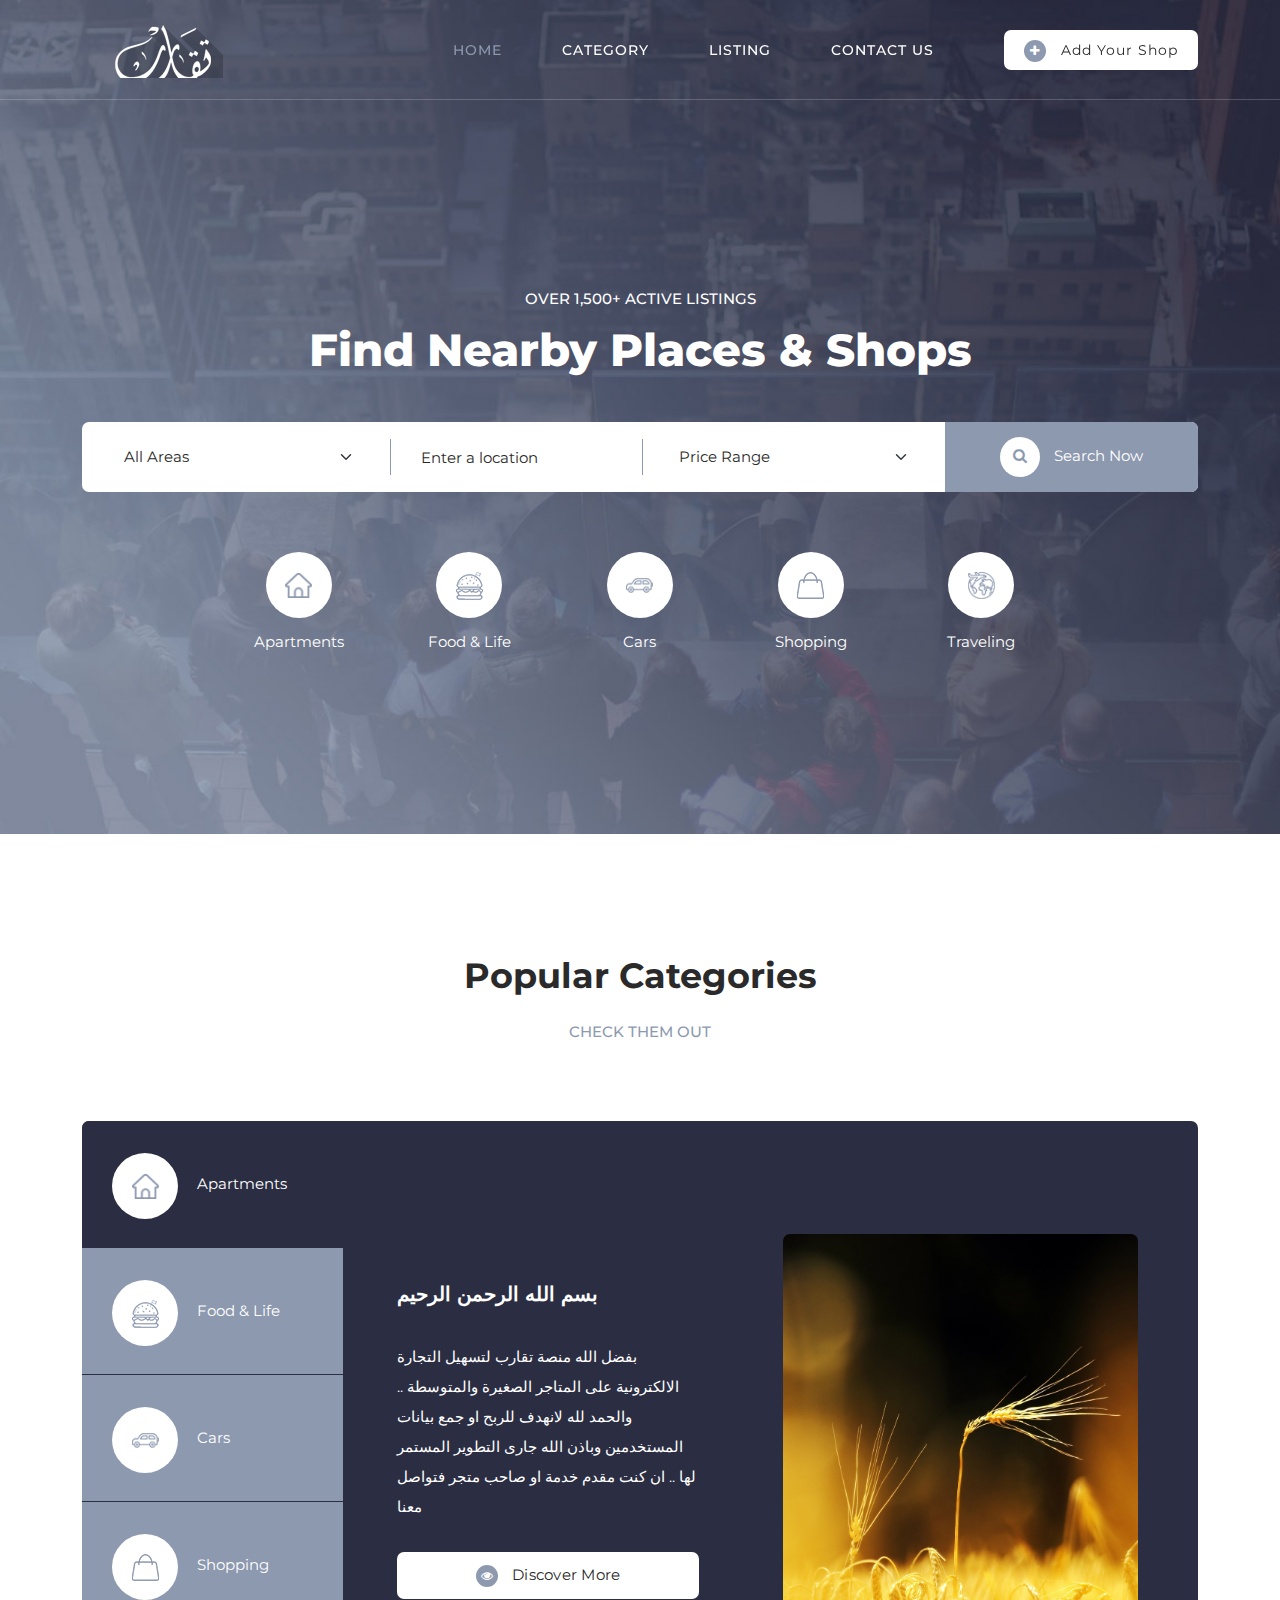
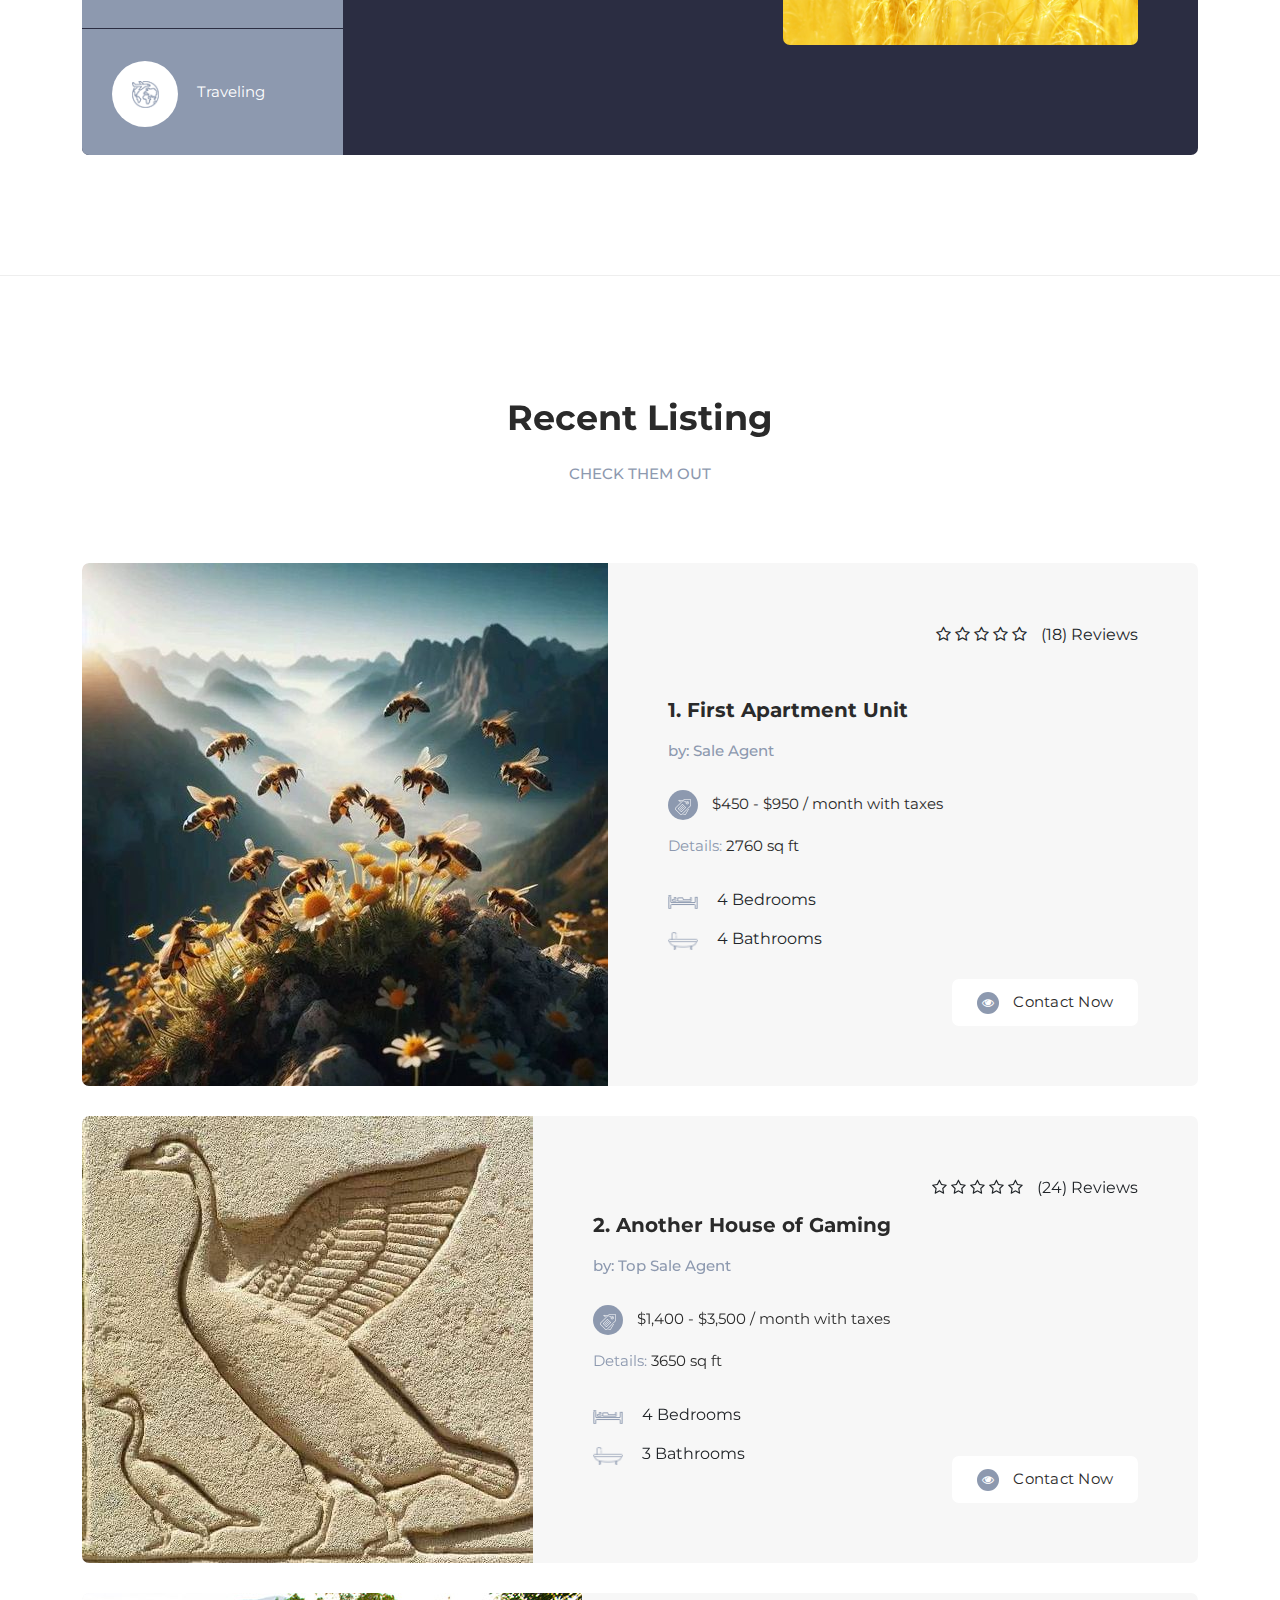
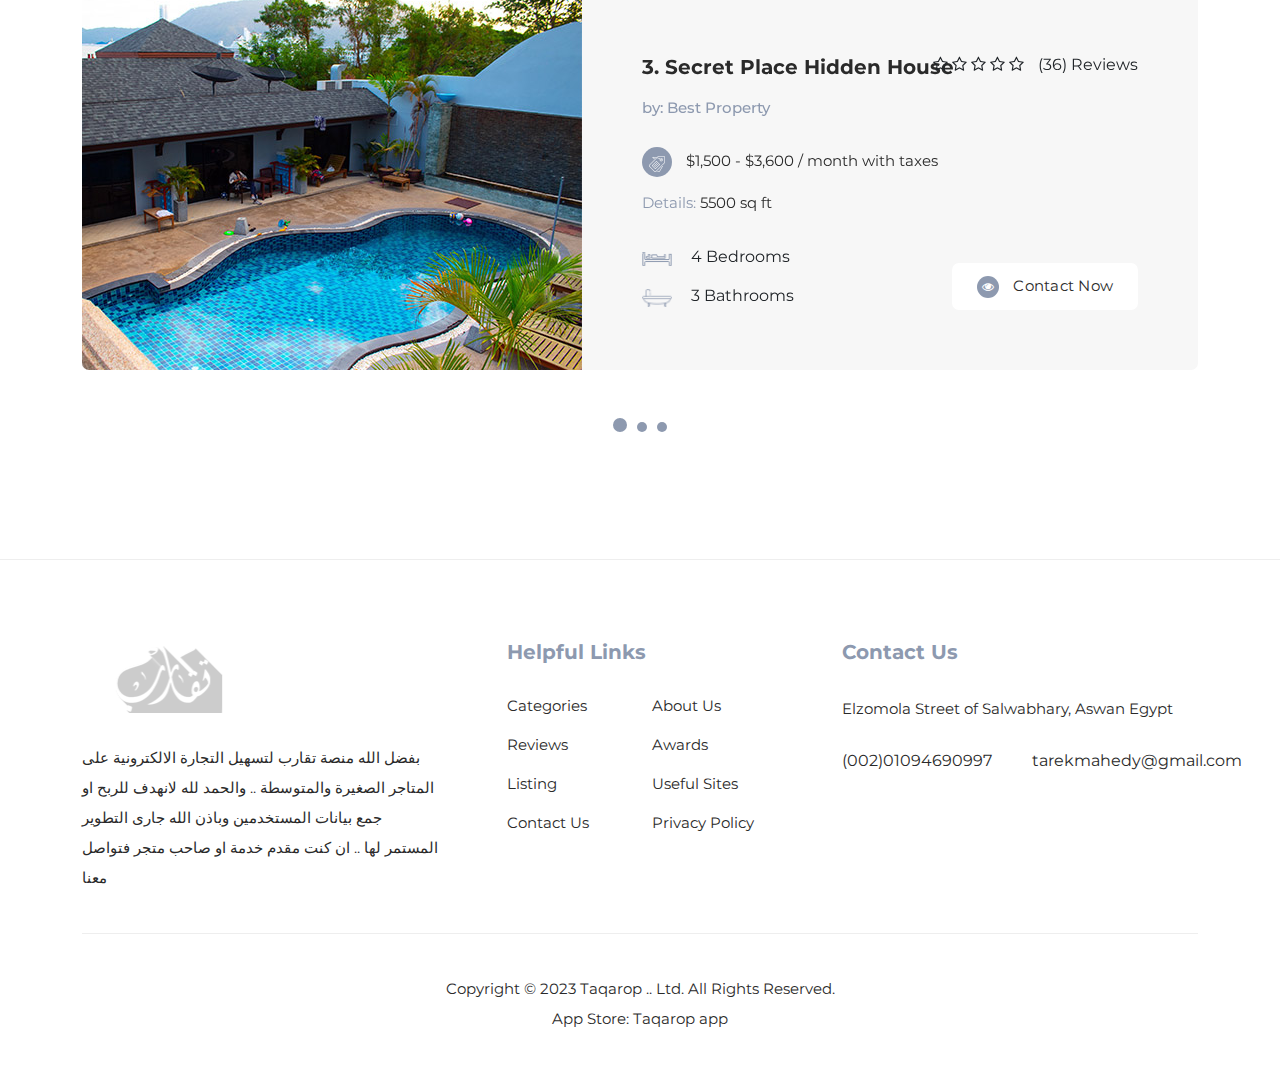
<file: indexen.html>
<!DOCTYPE html>
<html lang="en">

  <head>

    <meta charset="UTF-8">
    <meta name="viewport" content="width=device-width, initial-scale=1, shrink-to-fit=no">
    <meta name="description" content="taqarop tarekmahedy tareksalwi تقارب">
    <meta name="author" content="tarekmahedy@gmail.com">
    <link rel="preconnect" href="https://fonts.gstatic.com">
    <link href="https://fonts.googleapis.com/css2?family=Montserrat:wght@100;200;300;400;500;600;700;800;900&display=swap" rel="stylesheet">

    <title>Taqarop تقارب</title>

    <!-- Bootstrap core CSS -->
    <link href="vendor/bootstrap/css/bootstrap.min.css" rel="stylesheet">

    <!-- Additional CSS Files -->
    <link rel="stylesheet" href="assets/css/fontawesome.css">
    <link rel="stylesheet" href="assets/css/templatemo-plot-listing.css">
    <link rel="stylesheet" href="assets/css/animated.css">
    <link rel="stylesheet" href="assets/css/owl.css">
<!--

TemplateMo 564 Taqarop

https://www.facebook.com/Taqarop

-->
  </head>

<body>

  <!-- ***** Preloader Start ***** -->
  <div id="js-preloader" class="js-preloader">
    <div class="preloader-inner">
      <span class="dot"></span>
      <div class="dots">
        <span></span>
        <span></span>
        <span></span>
      </div>
    </div>
  </div>
  <!-- ***** Preloader End ***** -->

  <!-- ***** Header Area Start ***** -->
  <header class="header-area header-sticky wow slideInDown" data-wow-duration="0.75s" data-wow-delay="0s">
    <div class="container">
      <div class="row">
        <div class="col-12">
          <nav class="main-nav">
            <!-- ***** Logo Start ***** -->
            <a href="index.html" class="logo" title="للغة العربية اضغط هنا" >
            </a>
            <!-- ***** Logo End ***** -->
            <!-- ***** Menu Start ***** -->
            <ul class="nav">
              <li><a href="indexen.html" class="active">Home</a></li>
              <li><a href="categoryen.html">Category</a></li>
              <li><a href="listingen.html">Listing</a></li>
              
              <li><a href="contacten.html">Contact Us</a></li> 
              <li><div class="main-white-button"><a href="contacten.html"><i class="fa fa-plus"></i> Add Your Shop</a></div></li> 
            </ul>        
            <a class='menu-trigger'>
                <span>Menu</span>
            </a>
            <!-- ***** Menu End ***** -->
          </nav>
        </div>
      </div>
    </div>
  </header>
  <!-- ***** Header Area End ***** -->

  <div class="main-banner">
    <div class="container">
      <div class="row">
        <div class="col-lg-12">
          <div class="top-text header-text">
            <h6>Over 1,500+ Active Listings</h6>
            <h2>Find Nearby Places &amp; Shops</h2>
          </div>
        </div>
        <div class="col-lg-12">
          <form id="search-form" name="gs" method="submit" role="search" action="#">
            <div class="row">
              <div class="col-lg-3 align-self-center">
                  <fieldset>
                      <select name="area" class="form-select" aria-label="Area" id="chooseCategory" onchange="this.form.click()">
                          <option selected>All Areas</option>
                          <option value="Egypt">Egypt</option>
                          <option value="Plastinia">Plastinia</option>
                          <option value="yemen">Yemen</option>
                      </select>
                  </fieldset>
              </div>
              <div class="col-lg-3 align-self-center">
                  <fieldset>
                      <input type="address" name="address" class="searchText" placeholder="Enter a location" autocomplete="on" required>
                  </fieldset>
              </div>
              <div class="col-lg-3 align-self-center">
                  <fieldset>
                      <select name="price" class="form-select" aria-label="Default select example" id="chooseCategory" onchange="this.form.click()">
                          <option selected>Price Range</option>
                          <option value="$100 - $250">Free- $5</option>
                          <option value="$250 - $500">$5 - $500</option>
                          <option value="$500 - $1000">$500 - $1,000</option>
                          <option value="$1000+">$1,000 or more</option>
                      </select>
                  </fieldset>
              </div>
              <div class="col-lg-3">                        
                  <fieldset>
                      <button class="main-button"><i class="fa fa-search"></i> Search Now</button>
                  </fieldset>
              </div>
            </div>
          </form>
        </div>
        <div class="col-lg-10 offset-lg-1">
          <ul class="categories">
            <li><a href="category.html"><span class="icon"><img src="assets/images/search-icon-01.png" alt="Home"></span> Apartments</a></li>
            <li><a href="listingen.html"><span class="icon"><img src="assets/images/search-icon-02.png" alt="Food"></span> Food &amp; Life</a></li>
            <li><a href="#"><span class="icon"><img src="assets/images/search-icon-03.png" alt="Vehicle"></span> Cars</a></li>
            <li><a href="#"><span class="icon"><img src="assets/images/search-icon-04.png" alt="Shopping"></span> Shopping</a></li>
            <li><a href="#"><span class="icon"><img src="assets/images/search-icon-05.png" alt="Travel"></span> Traveling</a></li>
          </ul>
        </div>
      </div>
    </div>
  </div>


  <div class="popular-categories">
    <div class="container">
      <div class="row">
        <div class="col-lg-12">
          <div class="section-heading">
            <h2>Popular Categories</h2>
            <h6>Check Them Out</h6>
          </div>
        </div>
        <div class="col-lg-12">
          <div class="naccs">
            <div class="grid">
              <div class="row">
                <div class="col-lg-3">
                  <div class="menu">
                    <div class="first-thumb active">
                      <div class="thumb">
                        <span class="icon"><img src="assets/images/search-icon-01.png" alt=""></span>
                        Apartments
                      </div>
                    </div>
                    <div>
                      <div class="thumb">                 
                        <span class="icon"><img src="assets/images/search-icon-02.png" alt=""></span>
                        Food &amp; Life
                      </div>
                    </div>
                    <div>
                      <div class="thumb">                 
                        <span class="icon"><img src="assets/images/search-icon-03.png" alt=""></span>
                        Cars
                      </div>
                    </div>
                    <div>
                      <div class="thumb">                 
                        <span class="icon"><img src="assets/images/search-icon-04.png" alt=""></span>
                        Shopping
                      </div>
                    </div>
                    <div class="last-thumb">
                      <div class="thumb">                 
                        <span class="icon"><img src="assets/images/search-icon-05.png" alt=""></span>
                        Traveling
                      </div>
                    </div>
                  </div>
                </div> 
                <div class="col-lg-9 align-self-center">
                  <ul class="nacc">
                    <li class="active">
                      <div>
                        <div class="thumb">
                          <div class="row">
                            <div class="col-lg-5 align-self-center">
                              <div class="left-text">
                                <h4>بسم الله الرحمن الرحيم</h4>
                               
                               <p>
بفضل الله منصة تقارب لتسهيل التجارة الالكترونية على المتاجر الصغيرة والمتوسطة ..
والحمد لله لانهدف للربح او جمع بيانات المستخدمين وباذن الله جارى التطوير المستمر لها .. 
ان كنت مقدم خدمة او صاحب متجر فتواصل معنا  </p>
                                <div class="main-white-button"><a href="https://www.facebook.com/Taqarop" target="_blank"><i class="fa fa-eye"></i> Discover More</a></div>
                              </div>
                            </div>
                            <div class="col-lg-7 align-self-center">
                              <div class="right-image">
                                <img src="assets/images/tabs-image-01.jpg" alt="">
                              </div>
                            </div>
                          </div>
                        </div>
                      </div>
                    </li>
                    <li>
                      <div>
                        <div class="thumb">
                          <div class="row">
                            <div class="col-lg-5 align-self-center">
                              <div class="left-text">
                                <h4>Food and Lifestyle category is here</h4>
                                <p>You can feel free to download, edit and apply this template for your website. Please tell your friends about TemplateMo website.</p>
                                <div class="main-white-button"><a href="#"><i class="fa fa-eye"></i> Explore More</a></div>
                              </div>
                            </div>
                            <div class="col-lg-7 align-self-center">
                              <div class="right-image">
                                <img src="assets/images/tabs-image-02.jpg" alt="Foods on the table">
                              </div>
                            </div>
                          </div>
                        </div>
                      </div>
                    </li>
                    <li>
                      <div>
                        <div class="thumb">
                          <div class="row">
                            <div class="col-lg-5 align-self-center">
                              <div class="left-text">
                                <h4>Best car rentals for your trips!</h4>
                                <p>Did you know? You can get the best free HTML templates on Too CSS blog. Visit the blog pages and explore fresh and latest website templates.</p>
                                <div class="main-white-button"><a href="listingen.html"><i class="fa fa-eye"></i> More Listing</a></div>
                              </div>
                            </div>
                            <div class="col-lg-7 align-self-center">
                              <div class="right-image">
                                <img src="assets/images/tabs-image-03.jpg" alt="cars in the city">
                              </div>
                            </div>
                          </div>
                        </div>
                      </div>
                    </li>
                    <li>
                      <div>
                        <div class="thumb">
                          <div class="row">
                            <div class="col-lg-5 align-self-center">
                              <div class="left-text">
                                <h4>Shopping List: Images from Unsplash</h4>
                                <p>Image credits go to Unsplash website that provides free stock photos for anyone. Images used in this Taqaroptemplate are from Unsplash.</p>
                                <div class="main-white-button"><a href="#"><i class="fa fa-eye"></i> Discover More</a></div>
                              </div>
                            </div>
                            <div class="col-lg-7 align-self-center">
                              <div class="right-image">
                                <img src="assets/images/tabs-image-04.jpg" alt="Shopping Girl">
                              </div>
                            </div>
                          </div>
                        </div>
                      </div>
                    </li>
                    <li>
                      <div>
                        <div class="thumb">
                          <div class="row">
                            <div class="col-lg-5 align-self-center">
                              <div class="left-text">
                                <h4>Information and Safety Tips for Traveling</h4>
                                <p>You are allowed to use this template for your commercial websites. You are NOT allowed to redistribute this template ZIP file on any Free CSS collection websites.</p>
                                <div class="main-white-button"><a rel="nofollow" href="https://templatemo.com/contact"><i class="fa fa-eye"></i> Read More</a></div>
                              </div>
                            </div>
                            <div class="col-lg-7 align-self-center">
                              <div class="right-image">
                                <img src="assets/images/tabs-image-05.jpg" alt="Traveling Beach">
                              </div>
                            </div>
                          </div>
                        </div>
                      </div>
                    </li>
                  </ul>
                </div>          
              </div>
            </div>
          </div>
        </div>
      </div>
    </div>
  </div>


  <div class="recent-listing">
    <div class="container">
      <div class="row">
        <div class="col-lg-12">
          <div class="section-heading">
            <h2>Recent Listing</h2>
            <h6>Check Them Out</h6>
          </div>
        </div>
        <div class="col-lg-12">
          <div class="owl-carousel owl-listing">
            <div class="item">
              <div class="row">
                <div class="col-lg-12">
                  <div class="listing-item">
                    <div class="left-image">
                      <a href="#"><img src="assets/images/listing-01.jpg" alt=""></a>
                    </div>
                    <div class="right-content align-self-center">
                      <a href="#"><h4>1. First Apartment Unit</h4></a>
                      <h6>by: Sale Agent</h6>
                      <ul class="rate">
                        <li><i class="fa fa-star-o"></i></li>
                        <li><i class="fa fa-star-o"></i></li>
                        <li><i class="fa fa-star-o"></i></li>
                        <li><i class="fa fa-star-o"></i></li>
                        <li><i class="fa fa-star-o"></i></li>
                        <li>(18) Reviews</li>
                      </ul>
                      <span class="price"><div class="icon"><img src="assets/images/listing-icon-01.png" alt=""></div> $450 - $950 / month with taxes</span>
                      <span class="details">Details: <em>2760 sq ft</em></span>
                      <ul class="info">
                        <li><img src="assets/images/listing-icon-02.png" alt=""> 4 Bedrooms</li>
                        <li><img src="assets/images/listing-icon-03.png" alt=""> 4 Bathrooms</li>
                      </ul>
                      <div class="main-white-button">
                        <a href="contacten.html"><i class="fa fa-eye"></i> Contact Now</a>
                      </div>
                    </div>
                  </div>
                </div>
                <div class="col-lg-12">
                  <div class="listing-item">
                    <div class="left-image">
                      <a href="#"><img src="assets/images/listing-02.jpg" alt=""></a>
                    </div>
                    <div class="right-content align-self-center">
                      <a href="#"><h4>2. Another House of Gaming</h4></a>
                      <h6>by: Top Sale Agent</h6>
                      <ul class="rate">
                        <li><i class="fa fa-star-o"></i></li>
                        <li><i class="fa fa-star-o"></i></li>
                        <li><i class="fa fa-star-o"></i></li>
                        <li><i class="fa fa-star-o"></i></li>
                        <li><i class="fa fa-star-o"></i></li>
                        <li>(24) Reviews</li>
                      </ul>
                      <span class="price"><div class="icon"><img src="assets/images/listing-icon-01.png" alt=""></div> $1,400 - $3,500 / month with taxes</span>
                      <span class="details">Details: <em>3650 sq ft</em></span>
                      <ul class="info">
                        <li><img src="assets/images/listing-icon-02.png" alt=""> 4 Bedrooms</li>
                        <li><img src="assets/images/listing-icon-03.png" alt=""> 3 Bathrooms</li>
                      </ul>
                      <div class="main-white-button">
                        <a href="contacten.html"><i class="fa fa-eye"></i> Contact Now</a>
                      </div>
                    </div>
                  </div>
                </div>
                <div class="col-lg-12">
                  <div class="listing-item">
                    <div class="left-image">
                      <a href="#"><img src="assets/images/listing-03.jpg" alt=""></a>
                    </div>
                    <div class="right-content align-self-center">
                      <a href="#"><h4>3. Secret Place Hidden House</h4></a>
                      <h6>by: Best Property</h6>
                      <ul class="rate">
                        <li><i class="fa fa-star-o"></i></li>
                        <li><i class="fa fa-star-o"></i></li>
                        <li><i class="fa fa-star-o"></i></li>
                        <li><i class="fa fa-star-o"></i></li>
                        <li><i class="fa fa-star-o"></i></li>
                        <li>(36) Reviews</li>
                      </ul>
                      <span class="price"><div class="icon"><img src="assets/images/listing-icon-01.png" alt=""></div> $1,500 - $3,600 / month with taxes</span>
                      <span class="details">Details: <em>5500 sq ft</em></span>
                      <ul class="info">
                        <li><img src="assets/images/listing-icon-02.png" alt=""> 4 Bedrooms</li>
                        <li><img src="assets/images/listing-icon-03.png" alt=""> 3 Bathrooms</li>
                      </ul>
                      <div class="main-white-button">
                        <a href="contacten.html"><i class="fa fa-eye"></i> Contact Now</a>
                      </div>
                    </div>
                  </div>
                </div>
              </div>
            </div>
            <div class="item">
              <div class="row">
                <div class="col-lg-12">
                  <div class="listing-item">
                    <div class="left-image">
                      <a href="#"><img src="assets/images/listing-04.jpg" alt=""></a>
                    </div>
                    <div class="right-content align-self-center">
                      <a href="#"><h4>4. Sunshine Fourth Apartment</h4></a>
                      <h6>by: Sale Agent</h6>
                      <ul class="rate">
                        <li><i class="fa fa-star-o"></i></li>
                        <li><i class="fa fa-star-o"></i></li>
                        <li><i class="fa fa-star-o"></i></li>
                        <li><i class="fa fa-star-o"></i></li>
                        <li><i class="fa fa-star-o"></i></li>
                        <li>(24) Reviews</li>
                      </ul>
                      <span class="price"><div class="icon"><img src="assets/images/listing-icon-01.png" alt=""></div> $3,600 / month with taxes</span>
                      <span class="details">Details: <em>3660 sq ft</em></span>
                      <ul class="info">
                        <li><img src="assets/images/listing-icon-02.png" alt=""> 5 Bedrooms</li>
                        <li><img src="assets/images/listing-icon-03.png" alt=""> 3 Bathrooms</li>
                      </ul>
                      <div class="main-white-button">
                        <a href="contacten.html"><i class="fa fa-eye"></i> Contact Now</a>
                      </div>
                    </div>
                  </div>
                </div>
                <div class="col-lg-12">
                  <div class="listing-item">
                    <div class="left-image">
                      <a href="#"><img src="assets/images/listing-05.jpg" alt=""></a>
                    </div>
                    <div class="right-content align-self-center">
                      <a href="#"><h4>5. Best House Of the Town</h4></a>
                      <h6>by: Sale Agent</h6>
                      <ul class="rate">
                        <li><i class="fa fa-star-o"></i></li>
                        <li><i class="fa fa-star-o"></i></li>
                        <li><i class="fa fa-star-o"></i></li>
                        <li><i class="fa fa-star-o"></i></li>
                        <li><i class="fa fa-star-o"></i></li>
                        <li>(32) Reviews</li>
                      </ul>
                      <span class="price"><div class="icon"><img src="assets/images/listing-icon-01.png" alt=""></div> $5,600 / month with taxes</span>
                      <span class="details">Details: <em>1750 sq ft</em></span>
                      <ul class="info">
                        <li><img src="assets/images/listing-icon-02.png" alt=""> 6 Bedrooms</li>
                        <li><img src="assets/images/listing-icon-03.png" alt=""> 3 Bathrooms</li>
                      </ul>
                      <div class="main-white-button">
                        <a href="contacten.html"><i class="fa fa-eye"></i> Contact Now</a>
                      </div>
                    </div>
                  </div>
                </div>
                <div class="col-lg-12">
                  <div class="listing-item">
                    <div class="left-image">
                      <a href="#"><img src="assets/images/listing-06.jpg" alt=""></a>
                    </div>
                    <div class="right-content align-self-center">
                      <a href="#"><h4>6. Amazing Pool Party Villa</h4></a>
                      <h6>by: Sale Agent</h6>
                      <ul class="rate">
                        <li><i class="fa fa-star-o"></i></li>
                        <li><i class="fa fa-star-o"></i></li>
                        <li><i class="fa fa-star-o"></i></li>
                        <li><i class="fa fa-star-o"></i></li>
                        <li><i class="fa fa-star-o"></i></li>
                        <li>(40) Reviews</li>
                      </ul>
                      <span class="price"><div class="icon"><img src="assets/images/listing-icon-01.png" alt=""></div> $3,850 / month with taxes</span>
                      <span class="details">Details: <em>3660 sq ft</em></span>
                      <ul class="info">
                        <li><img src="assets/images/listing-icon-02.png" alt=""> 4 Bedrooms</li>
                        <li><img src="assets/images/listing-icon-03.png" alt=""> 3 Bathrooms</li>
                      </ul>
                      <div class="main-white-button">
                        <a href="contacten.html"><i class="fa fa-eye"></i> Contact Now</a>
                      </div>
                    </div>
                  </div>
                </div>
              </div>
            </div>
            <div class="item">
              <div class="row">
                <div class="col-lg-12">
                  <div class="listing-item">
                    <div class="left-image">
                      <a href="#"><img src="assets/images/listing-05.jpg" alt=""></a>
                    </div>
                    <div class="right-content align-self-center">
                      <a href="#"><h4>7. Sunny Apartment</h4></a>
                      <h6>by: Sale Agent</h6>
                      <ul class="rate">
                        <li><i class="fa fa-star-o"></i></li>
                        <li><i class="fa fa-star-o"></i></li>
                        <li><i class="fa fa-star-o"></i></li>
                        <li><i class="fa fa-star-o"></i></li>
                        <li><i class="fa fa-star-o"></i></li>
                        <li>(24) Reviews</li>
                      </ul>
                      <span class="price"><div class="icon"><img src="assets/images/listing-icon-01.png" alt=""></div> $5,450 / month with taxes</span>
                      <span class="details">Details: <em>1640 sq ft</em></span>
                      <ul class="info">
                        <li><img src="assets/images/listing-icon-02.png" alt=""> 8 Bedrooms</li>
                        <li><img src="assets/images/listing-icon-03.png" alt=""> 5 Bathrooms</li>
                      </ul>
                      <div class="main-white-button">
                        <a href="contacten.html"><i class="fa fa-eye"></i> Contact Now</a>
                      </div>
                    </div>
                  </div>
                </div>
                <div class="col-lg-12">
                  <div class="listing-item">
                    <div class="left-image">
                      <a href="#"><img src="assets/images/listing-02.jpg" alt=""></a>
                    </div>
                    <div class="right-content align-self-center">
                      <a href="#"><h4>8. Third House of Gaming</h4></a>
                      <h6>by: Sale Agent</h6>
                      <ul class="rate">
                        <li><i class="fa fa-star-o"></i></li>
                        <li><i class="fa fa-star-o"></i></li>
                        <li><i class="fa fa-star-o"></i></li>
                        <li><i class="fa fa-star-o"></i></li>
                        <li><i class="fa fa-star-o"></i></li>
                        <li>(15) Reviews</li>
                      </ul>
                      <span class="price"><div class="icon"><img src="assets/images/listing-icon-01.png" alt=""></div> $5,520 / month with taxes</span>
                      <span class="details">Details: <em>1660 sq ft</em></span>
                      <ul class="info">
                        <li><img src="assets/images/listing-icon-02.png" alt=""> 5 Bedrooms</li>
                        <li><img src="assets/images/listing-icon-03.png" alt=""> 4 Bathrooms</li>
                      </ul>
                      <div class="main-white-button">
                        <a href="contacten.html"><i class="fa fa-eye"></i> Contact Now</a>
                      </div>
                    </div>
                  </div>
                </div>
                <div class="col-lg-12">
                  <div class="listing-item">
                    <div class="left-image">
                      <a href="#"><img src="assets/images/listing-06.jpg" alt=""></a>
                    </div>
                    <div class="right-content align-self-center">
                      <a href="#"><h4>9. Relaxing BBQ Party Villa</h4></a>
                      <h6>by: Sale Agent</h6>
                      <ul class="rate">
                        <li><i class="fa fa-star-o"></i></li>
                        <li><i class="fa fa-star-o"></i></li>
                        <li><i class="fa fa-star-o"></i></li>
                        <li><i class="fa fa-star-o"></i></li>
                        <li><i class="fa fa-star-o"></i></li>
                        <li>(20) Reviews</li>
                      </ul>
                      <span class="price"><div class="icon"><img src="assets/images/listing-icon-01.png" alt=""></div> $4,760 / month with taxes</span>
                      <span class="details">Details: <em>2880 sq ft</em></span>
                      <ul class="info">
                        <li><img src="assets/images/listing-icon-02.png" alt=""> 6 Bedrooms</li>
                        <li><img src="assets/images/listing-icon-03.png" alt=""> 4 Bathrooms</li>
                      </ul>
                      <div class="main-white-button">
                        <a href="contacten.html"><i class="fa fa-eye"></i> Contact Now</a>
                      </div>
                    </div>
                  </div>
                </div>
              </div>
            </div>
          </div>
        </div>
      </div>
    </div>
  </div>


  <footer>
    <div class="container">
      <div class="row">
        <div class="col-lg-4">
          <div class="about">
            <div class="logo">
              <img src="assets/images/black-logo.png" alt="Taqarop">
            </div>
             <p>
بفضل الله منصة تقارب لتسهيل التجارة الالكترونية على المتاجر الصغيرة والمتوسطة ..
والحمد لله لانهدف للربح او جمع بيانات المستخدمين وباذن الله جارى التطوير المستمر لها .. 
ان كنت مقدم خدمة او صاحب متجر فتواصل معنا  </p>
          </div>
        </div>
        <div class="col-lg-4">
          <div class="helpful-links">
            <h4>Helpful Links</h4>
            <div class="row">
              <div class="col-lg-6 col-sm-6">
                <ul>
                  <li><a href="#">Categories</a></li>
                  <li><a href="#">Reviews</a></li>
                  <li><a href="listingen.html">Listing</a></li>
                  <li><a href="contacten.html">Contact Us</a></li>
                </ul>
              </div>
              <div class="col-lg-6">
                <ul>
                  <li><a href="#">About Us</a></li>
                  <li><a href="#">Awards</a></li>
                  <li><a href="#">Useful Sites</a></li>
                  <li><a href="rolesen.pdf"  target="_blank">Privacy Policy</a></li>
                </ul>
              </div>
            </div>
          </div>
        </div>
        <div class="col-lg-4">
          <div class="contact-us">
            <h4>Contact Us</h4>
            <p> Elzomola Street of Salwabhary, Aswan Egypt</p>
            <div class="row">
              <div class="col-lg-6">
                <a href="#">(002)01094690997</a>
              </div>
              <div class="col-lg-6">
                <a href="mailto:tarekmahedy@gmail.com">tarekmahedy@gmail.com</a>
              </div>
            </div>
          </div>
        </div>
        <div class="col-lg-12">
          <div class="sub-footer">
            <p>Copyright © 2023 Taqarop .. Ltd. All Rights Reserved.
            <br>
			App Store: <a rel="nofollow" target="_blank"  href="https://play.google.com/store/apps/details?id=tarekmahedy.app.taqarop" title="Taqarop App">Taqarop app</a></p>
          </div>
        </div>
      </div>
    </div>
  </footer>


  <!-- Scripts -->
  <script src="vendor/jquery/jquery.min.js"></script>
  <script src="vendor/bootstrap/js/bootstrap.bundle.min.js"></script>
  <script src="assets/js/owl-carousel.js"></script>
  <script src="assets/js/animation.js"></script>
  <script src="assets/js/imagesloaded.js"></script>
  <script src="assets/js/custom.js"></script>

</body>

</html>
</file>
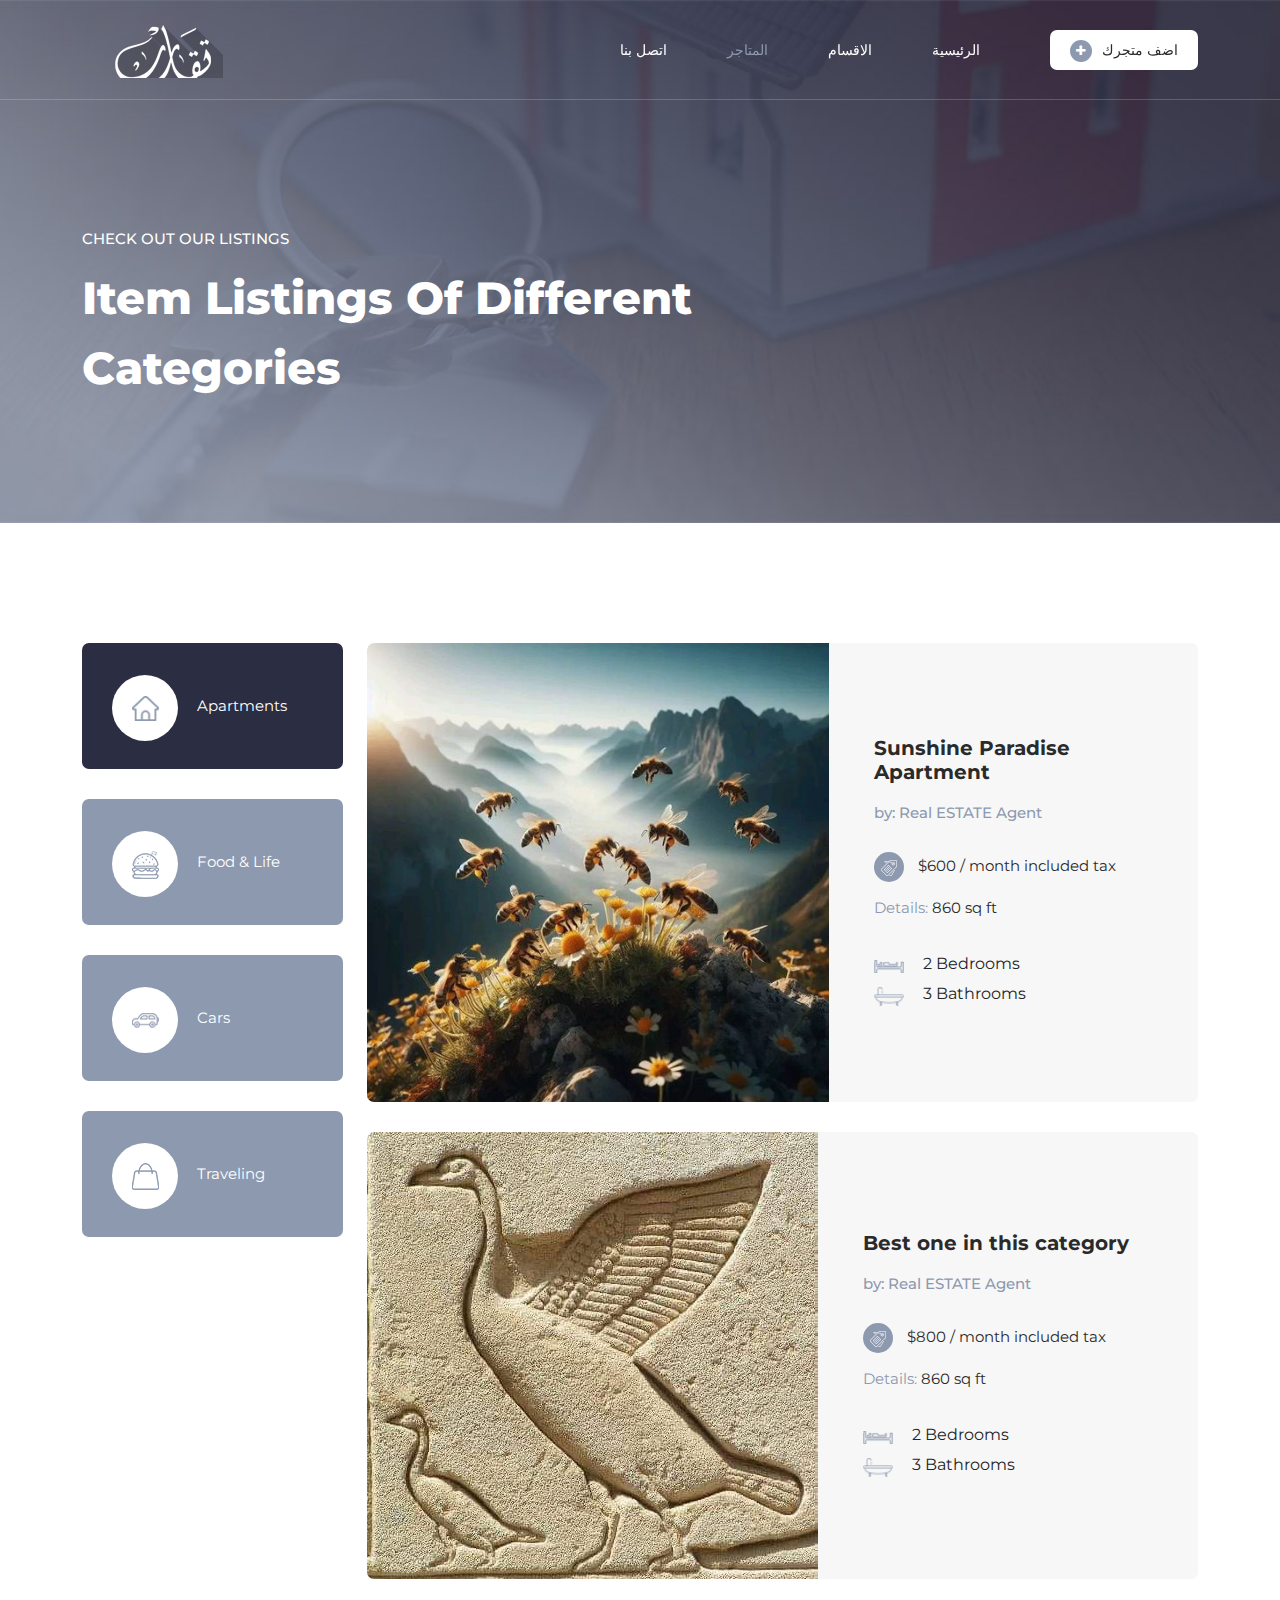
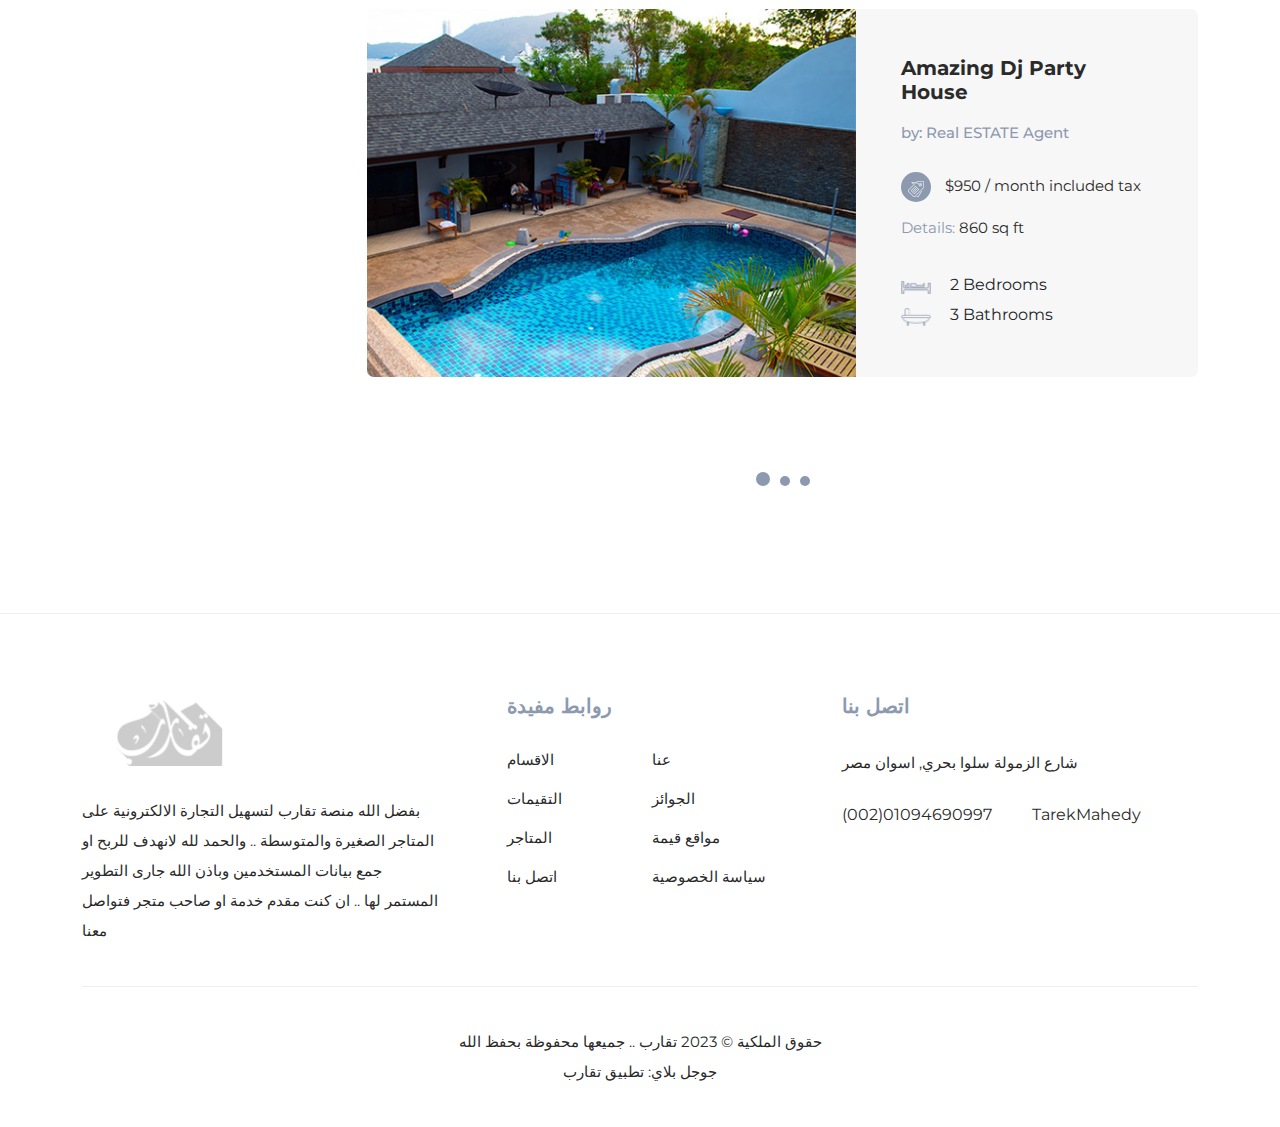
<file: listing.html>
<!DOCTYPE html>
<html lang="ar">

  <head>

    <meta charset="UTF-8">
    <meta name="viewport" content="width=device-width, initial-scale=1, shrink-to-fit=no">
  <meta name="description" content="taqarop tarekmahedy tareksalwi تقارب">
    <meta name="author" content="tarekmahedy@gmail.com">
    <link rel="preconnect" href="https://fonts.gstatic.com">
    <link href="https://fonts.googleapis.com/css2?family=Montserrat:wght@100;200;300;400;500;600;700;800;900&display=swap" rel="stylesheet">

    <title>Taqarop تقارب</title>

    <!-- Bootstrap core CSS -->
    <link href="vendor/bootstrap/css/bootstrap.min.css" rel="stylesheet">


    <!-- Additional CSS Files -->
    <link rel="stylesheet" href="assets/css/fontawesome.css">
    <link rel="stylesheet" href="assets/css/templatemo-plot-listing.css">
    <link rel="stylesheet" href="assets/css/animated.css">
    <link rel="stylesheet" href="assets/css/owl.css">
<!--

TemplateMo 564 Taqarop

https://www.facebook.com/Taqarop

-->
  </head>

<body>

  <!-- ***** Preloader Start ***** -->
  <div id="js-preloader" class="js-preloader">
    <div class="preloader-inner">
      <span class="dot"></span>
      <div class="dots">
        <span></span>
        <span></span>
        <span></span>
      </div>
    </div>
  </div>
  <!-- ***** Preloader End ***** -->

  <!-- ***** Header Area Start ***** -->
  <header class="header-area header-sticky wow slideInDown" data-wow-duration="0.75s" data-wow-delay="0s">
    <div class="container">
      <div class="row">
        <div class="col-12">
          <nav class="main-nav">
            <!-- ***** Logo Start ***** -->
            <a href="listingen.html" class="logo" title="Clicke Here For English">
            </a>
            <!-- ***** Logo End ***** -->
            <!-- ***** Menu Start ***** -->
           <ul class="nav" >
            <li><a href="contact.html">اتصل بنا</a></li>
            <li><a href="listing.html" class="active">المتاجر</a></li>
              
                 <li><a href="category.html">الاقسام</a></li>
                <li><a href="index.html" >الرئيسية</a></li>
              <li><div class="main-white-button"><a href="contact.html"><i class="fa fa-plus"></i>اضف متجرك </a></div></li> 
            </ul>        
            <a class='menu-trigger'>
                <span>Menu</span>
            </a>
            <!-- ***** Menu End ***** -->
          </nav>
        </div>
      </div>
    </div>
  </header>
  <!-- ***** Header Area End ***** -->

  <div class="page-heading">
    <div class="container">
      <div class="row">
        <div class="col-lg-8">
          <div class="top-text header-text">
            <h6>Check Out Our Listings</h6>
            <h2>Item listings of Different Categories</h2>
          </div>
        </div>
      </div>
    </div>
  </div>

  <div class="listing-page">
    <div class="container">
      <div class="row">
        <div class="col-lg-12">
          <div class="naccs">
            <div class="grid">
              <div class="row">
                <div class="col-lg-3">
                  <div class="menu">
                    <div class="first-thumb active">
                      <div class="thumb">
                        <span class="icon"><img src="assets/images/search-icon-01.png" alt=""></span>
                        Apartments
                      </div>
                    </div>
                    <div>
                      <div class="thumb">                 
                        <span class="icon"><img src="assets/images/search-icon-02.png" alt=""></span>
                        Food &amp; Life
                      </div>
                    </div>
                    <div>
                      <div class="thumb">                 
                        <span class="icon"><img src="assets/images/search-icon-03.png" alt=""></span>
                        Cars
                      </div>
                    </div>
                    <div class="last-thumb">
                      <div class="thumb">                 
                        <span class="icon"><img src="assets/images/search-icon-04.png" alt=""></span>
                        Traveling
                      </div>
                    </div>
                  </div>
                </div> 
                <div class="col-lg-9">
                  <ul class="nacc">
                  <!-- first category listing of items -->
                    <li class="active">
                      <div>
                        <div class="col-lg-12">
                          <div class="owl-carousel owl-listing">
                            <div class="item">
                              <div class="row">
                                <div class="col-lg-12">
                                  <div class="listing-item">
                                    <div class="left-image">
                                      <a href="#"><img src="assets/images/listing-01.jpg" alt=""></a>
                                      <div class="hover-content">
                                        <div class="main-white-button">
                                          <a href="contact.html"><i class="fa fa-eye"></i> Contact Now</a>
                                        </div>
                                      </div>
                                    </div>
                                    <div class="right-content align-self-center">
                                      <a href="#"><h4>Sunshine Paradise Apartment</h4></a>
                                      <h6>by: Real ESTATE Agent</h6>
                                      <span class="price"><div class="icon"><img src="assets/images/listing-icon-01.png" alt=""></div> $600 / month included tax</span>
                                      <span class="details">Details: <em>860 sq ft</em></span>
                                      <span class="info"><img src="assets/images/listing-icon-02.png" alt=""> 2 Bedrooms<br><img src="assets/images/listing-icon-03.png" alt=""> 3 Bathrooms</span>
                                    </div>
                                  </div>
                                </div>
                                <div class="col-lg-12">
                                  <div class="listing-item">
                                    <div class="left-image">
                                      <a href="#"><img src="assets/images/listing-02.jpg" alt=""></a>
                                      <div class="hover-content">
                                        <div class="main-white-button">
                                          <a href="contact.html"><i class="fa fa-eye"></i> Contact Now</a>
                                        </div>
                                      </div>
                                    </div>
                                    <div class="right-content align-self-center">
                                      <a href="#"><h4>Best one in this category</h4></a>
                                      <h6>by: Real ESTATE Agent</h6>
                                      <span class="price"><div class="icon"><img src="assets/images/listing-icon-01.png" alt=""></div> $800 / month included tax</span>
                                      <span class="details">Details: <em>860 sq ft</em></span>
                                      <span class="info"><img src="assets/images/listing-icon-02.png" alt=""> 2 Bedrooms<br><img src="assets/images/listing-icon-03.png" alt=""> 3 Bathrooms</span>
                                    </div>
                                  </div>
                                </div>
                                <div class="col-lg-12">
                                  <div class="listing-item">
                                    <div class="left-image">
                                      <a href="#"><img src="assets/images/listing-03.jpg" alt=""></a>
                                      <div class="hover-content">
                                        <div class="main-white-button">
                                          <a href="contact.html"><i class="fa fa-eye"></i> Contact Now</a>
                                        </div>
                                      </div>
                                    </div>
                                    <div class="right-content align-self-center">
                                      <a href="#"><h4>Amazing Dj Party House</h4></a>
                                      <h6>by: Real ESTATE Agent</h6>
                                      <span class="price"><div class="icon"><img src="assets/images/listing-icon-01.png" alt=""></div> $950 / month included tax</span>
                                      <span class="details">Details: <em>860 sq ft</em></span>
                                      <span class="info"><img src="assets/images/listing-icon-02.png" alt=""> 2 Bedrooms<br><img src="assets/images/listing-icon-03.png" alt=""> 3 Bathrooms</span>
                                    </div>
                                  </div>
                                </div>
                              </div>
                            </div>
                            <div class="item">
                              <div class="row">
                                <div class="col-lg-12">
                                  <div class="listing-item">
                                    <div class="left-image">
                                      <a href="#"><img src="assets/images/listing-01.jpg" alt=""></a>
                                      <div class="hover-content">
                                        <div class="main-white-button">
                                          <a href="contact.html"><i class="fa fa-eye"></i> Contact Now</a>
                                        </div>
                                      </div>
                                    </div>
                                    <div class="right-content align-self-center">
                                      <a href="#"><h4>Sunshine Villa Condo</h4></a>
                                      <h6>by: Real ESTATE Agent</h6>
                                      <span class="price"><div class="icon"><img src="assets/images/listing-icon-01.png" alt=""></div> $450 / month included tax</span>
                                      <span class="details">Details: <em>860 sq ft</em></span>
                                      <span class="info"><img src="assets/images/listing-icon-02.png" alt=""> 2 Bedrooms<br><img src="assets/images/listing-icon-03.png" alt=""> 3 Bathrooms</span>
                                    </div>
                                  </div>
                                </div>
                                <div class="col-lg-12">
                                  <div class="listing-item">
                                    <div class="left-image">
                                      <a href="#"><img src="assets/images/listing-02.jpg" alt=""></a>
                                      <div class="hover-content">
                                        <div class="main-white-button">
                                          <a href="contact.html"><i class="fa fa-eye"></i> Contact Now</a>
                                        </div>
                                      </div>
                                    </div>
                                    <div class="right-content align-self-center">
                                      <a href="#"><h4>Gaming Studio Units</h4></a>
                                      <h6>by: Real ESTATE Agent</h6>
                                      <span class="price"><div class="icon"><img src="assets/images/listing-icon-01.png" alt=""></div> $550 / month included tax</span>
                                      <span class="details">Details: <em>860 sq ft</em></span>
                                      <span class="info"><img src="assets/images/listing-icon-02.png" alt=""> 2 Bedrooms<br><img src="assets/images/listing-icon-03.png" alt=""> 3 Bathrooms</span>
                                    </div>
                                  </div>
                                </div>
                                <div class="col-lg-12">
                                  <div class="listing-item">
                                    <div class="left-image">
                                      <a href="#"><img src="assets/images/listing-03.jpg" alt=""></a>
                                      <div class="hover-content">
                                        <div class="main-white-button">
                                          <a href="contact.html"><i class="fa fa-eye"></i> Contact Now</a>
                                        </div>
                                      </div>
                                    </div>
                                    <div class="right-content align-self-center">
                                      <a href="#"><h4>Amazing Dj Party House</h4></a>
                                      <h6>by: Real ESTATE Agent</h6>
                                      <span class="price"><div class="icon"><img src="assets/images/listing-icon-01.png" alt=""></div> $650 / month included tax</span>
                                      <span class="details">Details: <em>860 sq ft</em></span>
                                      <span class="info"><img src="assets/images/listing-icon-02.png" alt=""> 2 Bedrooms<br><img src="assets/images/listing-icon-03.png" alt=""> 3 Bathrooms</span>
                                    </div>
                                  </div>
                                </div>
                              </div>
                            </div>
                            
                            <!-- third page of first category -->
                            <div class="item">
                              <div class="row">
                                <div class="col-lg-12">
                                  <div class="listing-item">
                                    <div class="left-image">
                                      <a href="#"><img src="assets/images/listing-01.jpg" alt=""></a>
                                      <div class="hover-content">
                                        <div class="main-white-button">
                                          <a href="contact.html"><i class="fa fa-eye"></i> Contact Now</a>
                                        </div>
                                      </div>
                                    </div>
                                    <div class="right-content align-self-center">
                                      <a href="#"><h4>Third Page Apartment</h4></a>
                                      <h6>by: Real Estate Agent</h6>
                                      <span class="price"><div class="icon"><img src="assets/images/listing-icon-01.png" alt=""></div> $600 to $950 / month included tax</span>
                                      <span class="details">Details: <em>860 sq ft</em></span>
                                      <span class="info"><img src="assets/images/listing-icon-02.png" alt=""> 2 Bedrooms<br><img src="assets/images/listing-icon-03.png" alt=""> 3 Bathrooms</span>
                                    </div>
                                  </div>
                                </div>
                                <div class="col-lg-12">
                                  <div class="listing-item">
                                    <div class="left-image">
                                      <a href="#"><img src="assets/images/listing-02.jpg" alt=""></a>
                                      <div class="hover-content">
                                        <div class="main-white-button">
                                          <a href="contact.html"><i class="fa fa-eye"></i> Contact Now</a>
                                        </div>
                                      </div>
                                    </div>
                                    <div class="right-content align-self-center">
                                      <a href="#"><h4>New Gaming Townhouse</h4></a>
                                      <h6>by: Real ESTATE Agent</h6>
                                      <span class="price"><div class="icon"><img src="assets/images/listing-icon-01.png" alt=""></div> $840 / month included tax</span>
                                      <span class="details">Details: <em>860 sq ft</em></span>
                                      <span class="info"><img src="assets/images/listing-icon-02.png" alt=""> 2 Bedrooms<br><img src="assets/images/listing-icon-03.png" alt=""> 3 Bathrooms</span>
                                    </div>
                                  </div>
                                </div>
                                <div class="col-lg-12">
                                  <div class="listing-item">
                                    <div class="left-image">
                                      <a href="#"><img src="assets/images/listing-03.jpg" alt=""></a>
                                      <div class="hover-content">
                                        <div class="main-white-button">
                                          <a href="contact.html"><i class="fa fa-eye"></i> Contact Now</a>
                                        </div>
                                      </div>
                                    </div>
                                    <div class="right-content align-self-center">
                                      <a href="#"><h4>Amazing Party Villa</h4></a>
                                      <h6>by: Real ESTATE Agent</h6>
                                      <span class="price"><div class="icon"><img src="assets/images/listing-icon-01.png" alt=""></div> $950 / month included tax</span>
                                      <span class="details">Details: <em>860 sq ft</em></span>
                                      <span class="info"><img src="assets/images/listing-icon-02.png" alt=""> 2 Bedrooms<br><img src="assets/images/listing-icon-03.png" alt=""> 3 Bathrooms</span>
                                    </div>
                                  </div>
                                </div>
                              </div>
                            </div>
                          </div>
                        </div>
                      </div>
                    </li>
                    
                    <!-- second category listing of items -->
                    <li>
                      <div>
                        <div class="col-lg-12">
                          <div class="owl-carousel owl-listing">
                            <div class="item">
                              <div class="row">
                                <div class="col-lg-12">
                                  <div class="listing-item">
                                    <div class="left-image">
                                      <a href="#"><img src="assets/images/listing-04.jpg" alt=""></a>
                                      <div class="hover-content">
                                        <div class="main-white-button">
                                          <a href="contact.html"><i class="fa fa-eye"></i> Contact Now</a>
                                        </div>
                                      </div>
                                    </div>
                                    <div class="right-content align-self-center">
                                      <a href="#"><h4>Food First page</h4></a>
                                      <h6>by: Food Delivery</h6>
                                      <span class="price"><div class="icon"><img src="assets/images/listing-icon-01.png" alt=""></div> $600 / month included tax</span>
                                      <span class="details">Details: <em>860 sq ft</em></span>
                                      <span class="info"><img src="assets/images/listing-icon-02.png" alt=""> 2 Bedrooms<br><img src="assets/images/listing-icon-03.png" alt=""> 3 Bathrooms</span>
                                    </div>
                                  </div>
                                </div>
                                <div class="col-lg-12">
                                  <div class="listing-item">
                                    <div class="left-image">
                                      <a href="#"><img src="assets/images/listing-05.jpg" alt=""></a>
                                      <div class="hover-content">
                                        <div class="main-white-button">
                                          <a href="contact.html"><i class="fa fa-eye"></i> Contact Now</a>
                                        </div>
                                      </div>
                                    </div>
                                    <div class="right-content align-self-center">
                                      <a href="#"><h4>Food Item 2</h4></a>
                                      <h6>by: Food Delivery</h6>
                                      <span class="price"><div class="icon"><img src="assets/images/listing-icon-01.png" alt=""></div> $540 / month included tax</span>
                                      <span class="details">Details: <em>860 sq ft</em></span>
                                      <span class="info"><img src="assets/images/listing-icon-02.png" alt=""> 2 Bedrooms<br><img src="assets/images/listing-icon-03.png" alt=""> 3 Bathrooms</span>
                                    </div>
                                  </div>
                                </div>
                                <div class="col-lg-12">
                                  <div class="listing-item">
                                    <div class="left-image">
                                      <a href="#"><img src="assets/images/listing-03.jpg" alt=""></a>
                                      <div class="hover-content">
                                        <div class="main-white-button">
                                          <a href="contact.html"><i class="fa fa-eye"></i> Contact Now</a>
                                        </div>
                                      </div>
                                    </div>
                                    <div class="right-content align-self-center">
                                      <a href="#"><h4>Food Item 3</h4></a>
                                      <h6>by: Food Delivery</h6>
                                      <span class="price"><div class="icon"><img src="assets/images/listing-icon-01.png" alt=""></div> $720 / month included tax</span>
                                      <span class="details">Details: <em>860 sq ft</em></span>
                                      <span class="info"><img src="assets/images/listing-icon-02.png" alt=""> 2 Bedrooms<br><img src="assets/images/listing-icon-03.png" alt=""> 3 Bathrooms</span>
                                    </div>
                                  </div>
                                </div>
                              </div>
                            </div>
                            
                            <!-- second category second page -->
                            <div class="item">
                              <div class="row">
                                <div class="col-lg-12">
                                  <div class="listing-item">
                                    <div class="left-image">
                                      <a href="#"><img src="assets/images/listing-05.jpg" alt=""></a>
                                      <div class="hover-content">
                                        <div class="main-white-button">
                                          <a href="contact.html"><i class="fa fa-eye"></i> Contact Now</a>
                                        </div>
                                      </div>
                                    </div>
                                    <div class="right-content align-self-center">
                                      <a href="#"><h4>FOOD Second Page</h4></a>
                                      <h6>by: Food Delivery</h6>
                                      <span class="price"><div class="icon"><img src="assets/images/listing-icon-01.png" alt=""></div> $420 / month included tax</span>
                                      <span class="details">Details: <em>860 sq ft</em></span>
                                      <span class="info"><img src="assets/images/listing-icon-02.png" alt=""> 2 Bedrooms<br><img src="assets/images/listing-icon-03.png" alt=""> 3 Bathrooms</span>
                                    </div>
                                  </div>
                                </div>
                                <div class="col-lg-12">
                                  <div class="listing-item">
                                    <div class="left-image">
                                      <a href="#"><img src="assets/images/listing-04.jpg" alt=""></a>
                                      <div class="hover-content">
                                        <div class="main-white-button">
                                          <a href="contact.html"><i class="fa fa-eye"></i> Contact Now</a>
                                        </div>
                                      </div>
                                    </div>
                                    <div class="right-content align-self-center">
                                      <a href="#"><h4>Best Food Item 5</h4></a>
                                      <h6>by: Food Delivery</h6>
                                      <span class="price"><div class="icon"><img src="assets/images/listing-icon-01.png" alt=""></div> $450 / month included tax</span>
                                      <span class="details">Details: <em>860 sq ft</em></span>
                                      <span class="info"><img src="assets/images/listing-icon-02.png" alt=""> 2 Bedrooms<br><img src="assets/images/listing-icon-03.png" alt=""> 3 Bathrooms</span>
                                    </div>
                                  </div>
                                </div>
                                <div class="col-lg-12">
                                  <div class="listing-item">
                                    <div class="left-image">
                                      <a href="#"><img src="assets/images/listing-03.jpg" alt=""></a>
                                      <div class="hover-content">
                                        <div class="main-white-button">
                                          <a href="contact.html"><i class="fa fa-eye"></i> Contact Now</a>
                                        </div>
                                      </div>
                                    </div>
                                    <div class="right-content align-self-center">
                                      <a href="#"><h4>Amazing Food Item 6</h4></a>
                                      <h6>by: Food Delivery</h6>
                                      <span class="price"><div class="icon"><img src="assets/images/listing-icon-01.png" alt=""></div> $500 / month included tax</span>
                                      <span class="details">Details: <em>860 sq ft</em></span>
                                      <span class="info"><img src="assets/images/listing-icon-02.png" alt=""> 2 Bedrooms<br><img src="assets/images/listing-icon-03.png" alt=""> 3 Bathrooms</span>
                                    </div>
                                  </div>
                                </div>
                              </div>
                            </div>


                          </div>
                        </div>
                      </div>
                    </li>
                    
                    <!-- third category first page -->
                    <li>
                      <div>
                        <div class="col-lg-12">
                          <div class="owl-carousel owl-listing">
                            <div class="item">
                              <div class="row">
                                <div class="col-lg-12">
                                  <div class="listing-item">
                                    <div class="left-image">
                                      <a href="#"><img src="assets/images/listing-05.jpg" alt=""></a>
                                      <div class="hover-content">
                                        <div class="main-white-button">
                                          <a href="contact.html"><i class="fa fa-eye"></i> Contact Now</a>
                                        </div>
                                      </div>
                                    </div>
                                    <div class="right-content align-self-center">
                                      <a href="#"><h4>Third Category First Page</h4></a>
                                      <h6>by: Sale Agent</h6>
                                      <span class="price"><div class="icon"><img src="assets/images/listing-icon-01.png" alt=""></div> $750 / month included tax</span>
                                      <span class="details">Details: <em>860 sq ft</em></span>
                                      <span class="info"><img src="assets/images/listing-icon-02.png" alt=""> 2 Bedrooms<br><img src="assets/images/listing-icon-03.png" alt=""> 3 Bathrooms</span>
                                    </div>
                                  </div>
                                </div>
                                <div class="col-lg-12">
                                  <div class="listing-item">
                                    <div class="left-image">
                                      <a href="#"><img src="assets/images/listing-04.jpg" alt=""></a>
                                      <div class="hover-content">
                                        <div class="main-white-button">
                                          <a href="contact.html"><i class="fa fa-eye"></i> Contact Now</a>
                                        </div>
                                      </div>
                                    </div>
                                    <div class="right-content align-self-center">
                                      <a href="#"><h4>Car Item 2</h4></a>
                                      <h6>by: Sale Agent</h6>
                                      <span class="price"><div class="icon"><img src="assets/images/listing-icon-01.png" alt=""></div> $880 / month included tax</span>
                                      <span class="details">Details: <em>860 sq ft</em></span>
                                      <span class="info"><img src="assets/images/listing-icon-02.png" alt=""> 2 Bedrooms<br><img src="assets/images/listing-icon-03.png" alt=""> 3 Bathrooms</span>
                                    </div>
                                  </div>
                                </div>
                                <div class="col-lg-12">
                                  <div class="listing-item">
                                    <div class="left-image">
                                      <a href="#"><img src="assets/images/listing-03.jpg" alt=""></a>
                                      <div class="hover-content">
                                        <div class="main-white-button">
                                          <a href="contact.html"><i class="fa fa-eye"></i> Contact Now</a>
                                        </div>
                                      </div>
                                    </div>
                                    <div class="right-content align-self-center">
                                      <a href="#"><h4>Car Item 3</h4></a>
                                      <h6>by: Sale Agent</h6>
                                      <span class="price"><div class="icon"><img src="assets/images/listing-icon-01.png" alt=""></div> $770 / month included tax</span>
                                      <span class="details">Details: <em>860 sq ft</em></span>
                                      <span class="info"><img src="assets/images/listing-icon-02.png" alt=""> 2 Bedrooms<br><img src="assets/images/listing-icon-03.png" alt=""> 3 Bathrooms</span>
                                    </div>
                                  </div>
                                </div>
                              </div>
                            </div>
                            
                            <!-- third category second page -->
                            <div class="item">
                              <div class="row">
                                <div class="col-lg-12">
                                  <div class="listing-item">
                                    <div class="left-image">
                                      <a href="#"><img src="assets/images/listing-01.jpg" alt=""></a>
                                      <div class="hover-content">
                                        <div class="main-white-button">
                                          <a href="contact.html"><i class="fa fa-eye"></i> Contact Now</a>
                                        </div>
                                      </div>
                                    </div>
                                    <div class="right-content align-self-center">
                                      <a href="#"><h4>Third Category Second Page</h4></a>
                                      <h6>by: Sale Agent</h6>
                                      <span class="price"><div class="icon"><img src="assets/images/listing-icon-01.png" alt=""></div> $660 / month included tax</span>
                                      <span class="details">Details: <em>860 sq ft</em></span>
                                      <span class="info"><img src="assets/images/listing-icon-02.png" alt=""> 2 Bedrooms<br><img src="assets/images/listing-icon-03.png" alt=""> 3 Bathrooms</span>
                                    </div>
                                  </div>
                                </div>
                                <div class="col-lg-12">
                                  <div class="listing-item">
                                    <div class="left-image">
                                      <a href="#"><img src="assets/images/listing-02.jpg" alt=""></a>
                                      <div class="hover-content">
                                        <div class="main-white-button">
                                          <a href="contact.html"><i class="fa fa-eye"></i> Contact Now</a>
                                        </div>
                                      </div>
                                    </div>
                                    <div class="right-content align-self-center">
                                      <a href="#"><h4>Car Item 5</h4></a>
                                      <h6>by: Sale Agent</h6>
                                      <span class="price"><div class="icon"><img src="assets/images/listing-icon-01.png" alt=""></div> $550 / month included tax</span>
                                      <span class="details">Details: <em>860 sq ft</em></span>
                                      <span class="info"><img src="assets/images/listing-icon-02.png" alt=""> 2 Bedrooms<br><img src="assets/images/listing-icon-03.png" alt=""> 3 Bathrooms</span>
                                    </div>
                                  </div>
                                </div>
                                <div class="col-lg-12">
                                  <div class="listing-item">
                                    <div class="left-image">
                                      <a href="#"><img src="assets/images/listing-06.jpg" alt=""></a>
                                      <div class="hover-content">
                                        <div class="main-white-button">
                                          <a href="contact.html"><i class="fa fa-eye"></i> Contact Now</a>
                                        </div>
                                      </div>
                                    </div>
                                    <div class="right-content align-self-center">
                                      <a href="#"><h4>Car Item 6</h4></a>
                                      <h6>by: Sale Agent</h6>
                                      <span class="price"><div class="icon"><img src="assets/images/listing-icon-01.png" alt=""></div> $440 / month included tax</span>
                                      <span class="details">Details: <em>860 sq ft</em></span>
                                      <span class="info"><img src="assets/images/listing-icon-02.png" alt=""> 2 Bedrooms<br><img src="assets/images/listing-icon-03.png" alt=""> 3 Bathrooms</span>
                                    </div>
                                  </div>
                                </div>
                              </div>
                            </div>
                            
                            <!-- third category third page -->
                            <!-- NONE -->
                            
                            
                          </div>
                        </div>
                      </div>
                    </li>
                    
                    <!-- 4th category 1st page -->
                    <li>
                      <div>
                        <div class="col-lg-12">
                          <div class="owl-carousel owl-listing">
                            <div class="item">
                              <div class="row">
                                <div class="col-lg-12">
                                  <div class="listing-item">
                                    <div class="left-image">
                                      <a href="#"><img src="assets/images/listing-06.jpg" alt=""></a>
                                      <div class="hover-content">
                                        <div class="main-white-button">
                                          <a href="contact.html"><i class="fa fa-eye"></i> Contact Now</a>
                                        </div>
                                      </div>
                                    </div>
                                    <div class="right-content align-self-center">
                                      <a href="#"><h4>Traveling Item 1</h4></a>
                                      <h6>by: Travel Agent</h6>
                                      <span class="price"><div class="icon"><img src="assets/images/listing-icon-01.png" alt=""></div> $400 / month included tax</span>
                                      <span class="details">Details: <em>860 sq ft</em></span>
                                      <span class="info"><img src="assets/images/listing-icon-02.png" alt=""> 2 Bedrooms<br><img src="assets/images/listing-icon-03.png" alt=""> 3 Bathrooms</span>
                                    </div>
                                  </div>
                                </div>
                                <div class="col-lg-12">
                                  <div class="listing-item">
                                    <div class="left-image">
                                      <a href="#"><img src="assets/images/listing-04.jpg" alt=""></a>
                                      <div class="hover-content">
                                        <div class="main-white-button">
                                          <a href="contact.html"><i class="fa fa-eye"></i> Contact Now</a>
                                        </div>
                                      </div>
                                    </div>
                                    <div class="right-content align-self-center">
                                      <a href="#"><h4>Traveling Item 2</h4></a>
                                      <h6>by: Travel Agent</h6>
                                      <span class="price"><div class="icon"><img src="assets/images/listing-icon-01.png" alt=""></div> $500 / month included tax</span>
                                      <span class="details">Details: <em>860 sq ft</em></span>
                                      <span class="info"><img src="assets/images/listing-icon-02.png" alt=""> 2 Bedrooms<br><img src="assets/images/listing-icon-03.png" alt=""> 3 Bathrooms</span>
                                    </div>
                                  </div>
                                </div>
                                <div class="col-lg-12">
                                  <div class="listing-item">
                                    <div class="left-image">
                                      <a href="#"><img src="assets/images/listing-03.jpg" alt=""></a>
                                      <div class="hover-content">
                                        <div class="main-white-button">
                                          <a href="contact.html"><i class="fa fa-eye"></i> Contact Now</a>
                                        </div>
                                      </div>
                                    </div>
                                    <div class="right-content align-self-center">
                                      <a href="#"><h4>Traveling Item 3</h4></a>
                                      <h6>by: Travel Agent</h6>
                                      <span class="price"><div class="icon"><img src="assets/images/listing-icon-01.png" alt=""></div> $342 / month included tax</span>
                                      <span class="details">Details: <em>860 sq ft</em></span>
                                      <span class="info"><img src="assets/images/listing-icon-02.png" alt=""> 2 Bedrooms<br><img src="assets/images/listing-icon-03.png" alt=""> 3 Bathrooms</span>
                                    </div>
                                  </div>
                                </div>
                              </div>
                            </div>
                            
                            <!-- 4th category 2nd page -->
                            <div class="item">
                              <div class="row">
                                <div class="col-lg-12">
                                  <div class="listing-item">
                                    <div class="left-image">
                                      <a href="#"><img src="assets/images/listing-05.jpg" alt=""></a>
                                      <div class="hover-content">
                                        <div class="main-white-button">
                                          <a href="contact.html"><i class="fa fa-eye"></i> Contact Now</a>
                                        </div>
                                      </div>
                                    </div>
                                    <div class="right-content align-self-center">
                                      <a href="#"><h4>4th Category 2nd Page</h4></a>
                                      <h6>by: Travel Agent</h6>
                                      <span class="price"><div class="icon"><img src="assets/images/listing-icon-01.png" alt=""></div> $268 / month included tax</span>
                                      <span class="details">Details: <em>860 sq ft</em></span>
                                      <span class="info"><img src="assets/images/listing-icon-02.png" alt=""> 2 Bedrooms<br><img src="assets/images/listing-icon-03.png" alt=""> 3 Bathrooms</span>
                                    </div>
                                  </div>
                                </div>
                                <div class="col-lg-12">
                                  <div class="listing-item">
                                    <div class="left-image">
                                      <a href="#"><img src="assets/images/listing-06.jpg" alt=""></a>
                                      <div class="hover-content">
                                        <div class="main-white-button">
                                          <a href="contact.html"><i class="fa fa-eye"></i> Contact Now</a>
                                        </div>
                                      </div>
                                    </div>
                                    <div class="right-content align-self-center">
                                      <a href="#"><h4>Traveling Item 5</h4></a>
                                      <h6>by: Travel Agent</h6>
                                      <span class="price"><div class="icon"><img src="assets/images/listing-icon-01.png" alt=""></div> $145 / month included tax</span>
                                      <span class="details">Details: <em>860 sq ft</em></span>
                                      <span class="info"><img src="assets/images/listing-icon-02.png" alt=""> 2 Bedrooms<br><img src="assets/images/listing-icon-03.png" alt=""> 3 Bathrooms</span>
                                    </div>
                                  </div>
                                </div>
                                <div class="col-lg-12">
                                  <div class="listing-item">
                                    <div class="left-image">
                                      <a href="#"><img src="assets/images/listing-03.jpg" alt=""></a>
                                      <div class="hover-content">
                                        <div class="main-white-button">
                                          <a href="contact.html"><i class="fa fa-eye"></i> Contact Now</a>
                                        </div>
                                      </div>
                                    </div>
                                    <div class="right-content align-self-center">
                                      <a href="#"><h4>Traveling Item 6</h4></a>
                                      <h6>by: Travel Agent</h6>
                                      <span class="price"><div class="icon"><img src="assets/images/listing-icon-01.png" alt=""></div> $240 / month included tax</span>
                                      <span class="details">Details: <em>860 sq ft</em></span>
                                      <span class="info"><img src="assets/images/listing-icon-02.png" alt=""> 2 Bedrooms<br><img src="assets/images/listing-icon-03.png" alt=""> 3 Bathrooms</span>
                                    </div>
                                  </div>
                                </div>
                              </div>
                            </div>
                            
                            <!-- 4th category 3rd page -->
                            <div class="item">
                              <div class="row">
                                <div class="col-lg-12">
                                  <div class="listing-item">
                                    <div class="left-image">
                                      <a href="#"><img src="assets/images/listing-06.jpg" alt=""></a>
                                      <div class="hover-content">
                                        <div class="main-white-button">
                                          <a href="contact.html"><i class="fa fa-eye"></i> Contact Now</a>
                                        </div>
                                      </div>
                                    </div>
                                    <div class="right-content align-self-center">
                                      <a href="#"><h4>4th Category 3rd Page</h4></a>
                                      <h6>by: Travel Agent</h6>
                                      <span class="price"><div class="icon"><img src="assets/images/listing-icon-01.png" alt=""></div> $360 / month included tax</span>
                                      <span class="details">Details: <em>860 sq ft</em></span>
                                      <span class="info"><img src="assets/images/listing-icon-02.png" alt=""> 2 Bedrooms<br><img src="assets/images/listing-icon-03.png" alt=""> 3 Bathrooms</span>
                                    </div>
                                  </div>
                                </div>
                                
                                
                              </div>
                            </div>
                          </div>
                        </div>
                      </div>
                    </li>
                  
                    
                  </ul>
                  
                </div>          
              </div>
            </div>
          </div>
        </div>
      </div>
    </div>
  </div>

  <footer>
    <div class="container">
      <div class="row">
        <div class="col-lg-4">
          <div class="about">
            <div class="logo">
              <img src="assets/images/black-logo.png" alt="تقارب">
            </div>
             <p>
بفضل الله منصة تقارب لتسهيل التجارة الالكترونية على المتاجر الصغيرة والمتوسطة ..
والحمد لله لانهدف للربح او جمع بيانات المستخدمين وباذن الله جارى التطوير المستمر لها .. 
ان كنت مقدم خدمة او صاحب متجر فتواصل معنا  </p>
          </div>
        </div>
        <div class="col-lg-4">
          <div class="helpful-links">
            <h4>روابط مفيدة</h4>
            <div class="row">
              <div class="col-lg-6">
               <ul>
                  <li><a href="#">الاقسام</a></li>
                  <li><a href="#">التقيمات</a></li>
                  <li><a href="#">المتاجر</a></li>
                  <li><a href="#">اتصل بنا</a></li>
                </ul>
              </div>
              <div class="col-lg-6">
                 <ul>
                  <li><a href="#">عنا</a></li>
                  <li><a href="#">الجوائز</a></li>
                  <li><a href="#">مواقع قيمة</a></li>
                  <li><a href="rolesar.pdf"  target="_blank">سياسة الخصوصية</a></li>
                </ul>
              </div>
            </div>
          </div>
        </div>
        <div class="col-lg-4">
         <div class="contact-us">
            <h4>اتصل بنا</h4>
            <p> شارع الزمولة سلوا بحري, اسوان مصر</p>
            <div class="row">
              <div class="col-lg-6">
                <a href="#">(002)01094690997</a>
              </div>
              <div class="col-lg-6">
                <a href="mailto:tarekmahedy@gmail.com">TarekMahedy</a>
              </div>
            </div>
          </div>
        </div>
        <div class="col-lg-12">
           <div class="sub-footer">
            <p>حقوق الملكية © 2023 تقارب .. جميعها محفوظة بحفظ الله
            <br>
			جوجل بلاي: <a rel="nofollow" target="_blank"  href="https://play.google.com/store/apps/details?id=tarekmahedy.app.taqarop" title="تطبيق تقارب">تطبيق تقارب </a></p>
          </div>
        </div>
      </div>
    </div>
  </footer>

  <!-- Scripts -->
  <script src="vendor/jquery/jquery.min.js"></script>
  <script src="vendor/bootstrap/js/bootstrap.bundle.min.js"></script>
  <script src="assets/js/owl-carousel.js"></script>
  <script src="assets/js/animation.js"></script>
  <script src="assets/js/imagesloaded.js"></script>
  <script src="assets/js/custom.js"></script>

</body>

</html>
</file>
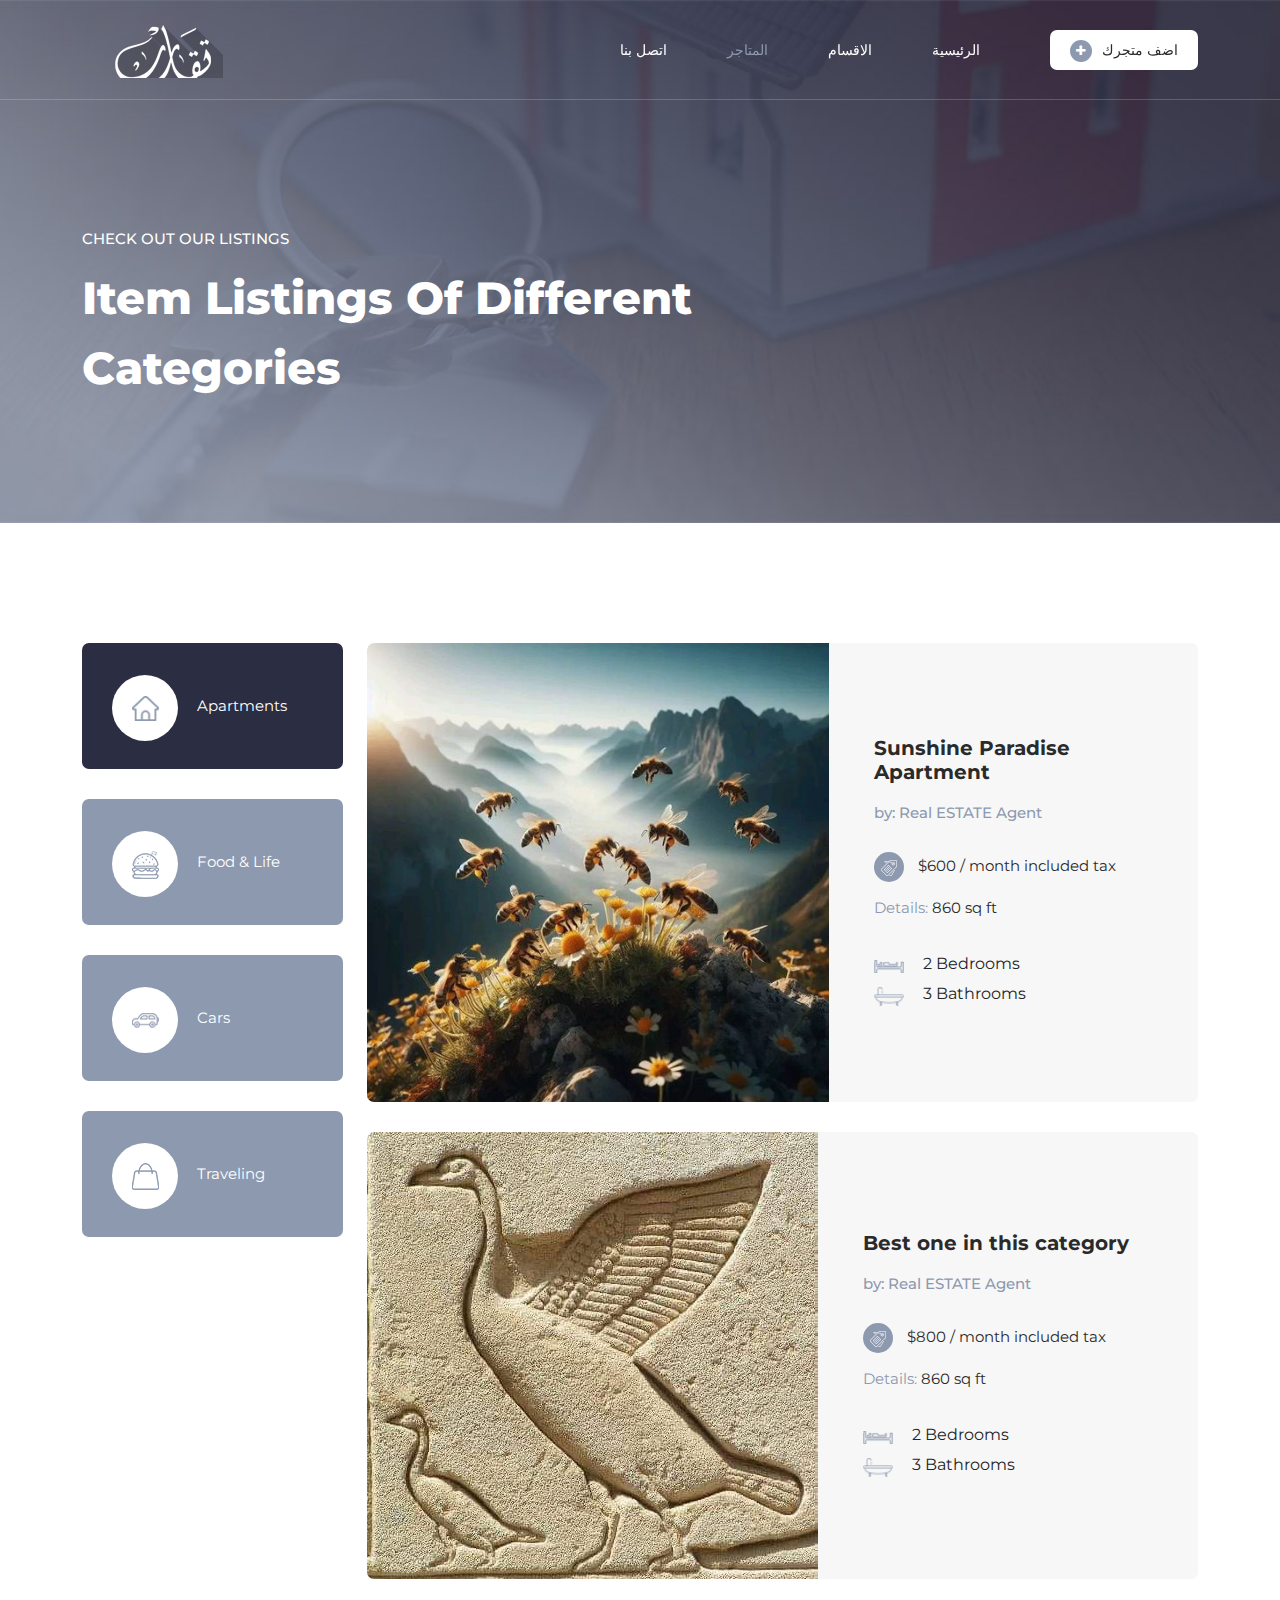
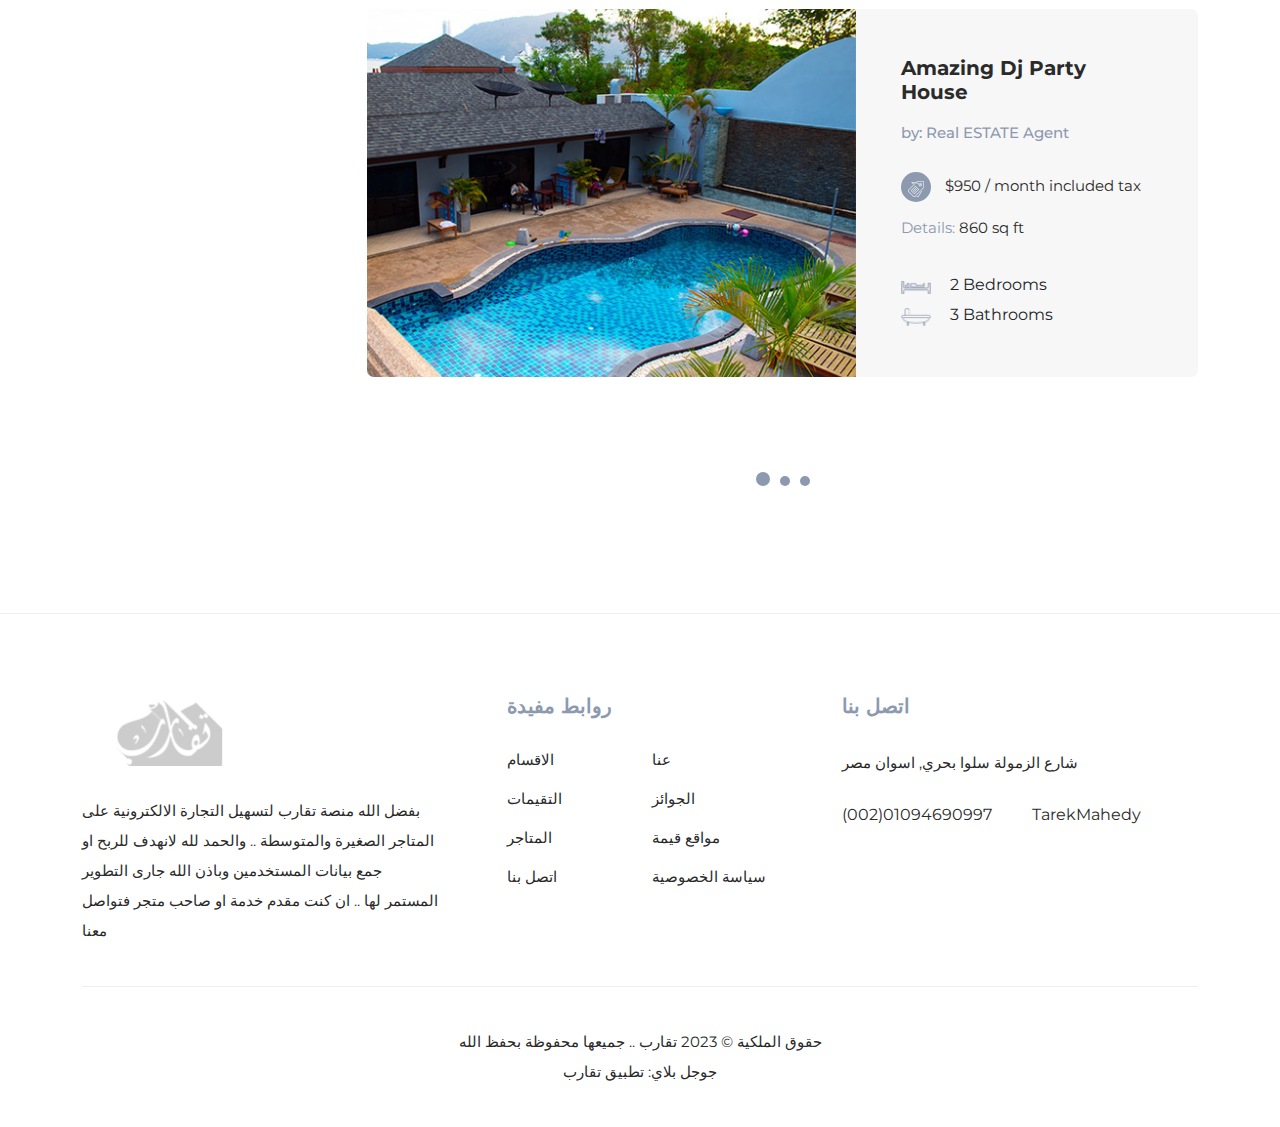
<file: listingar.html>
<!DOCTYPE html>
<html lang="ar">

  <head>

    <meta charset="UTF-8">
    <meta name="viewport" content="width=device-width, initial-scale=1, shrink-to-fit=no">
  <meta name="description" content="taqarop tarekmahedy tareksalwi تقارب">
    <meta name="author" content="tarekmahedy@gmail.com">
    <link rel="preconnect" href="https://fonts.gstatic.com">
    <link href="https://fonts.googleapis.com/css2?family=Montserrat:wght@100;200;300;400;500;600;700;800;900&display=swap" rel="stylesheet">

    <title>Taqarop تقارب</title>

    <!-- Bootstrap core CSS -->
    <link href="vendor/bootstrap/css/bootstrap.min.css" rel="stylesheet">


    <!-- Additional CSS Files -->
    <link rel="stylesheet" href="assets/css/fontawesome.css">
    <link rel="stylesheet" href="assets/css/templatemo-plot-listing.css">
    <link rel="stylesheet" href="assets/css/animated.css">
    <link rel="stylesheet" href="assets/css/owl.css">
<!--

TemplateMo 564 Taqarop

https://www.facebook.com/Taqarop

-->
  </head>

<body>

  <!-- ***** Preloader Start ***** -->
  <div id="js-preloader" class="js-preloader">
    <div class="preloader-inner">
      <span class="dot"></span>
      <div class="dots">
        <span></span>
        <span></span>
        <span></span>
      </div>
    </div>
  </div>
  <!-- ***** Preloader End ***** -->

  <!-- ***** Header Area Start ***** -->
  <header class="header-area header-sticky wow slideInDown" data-wow-duration="0.75s" data-wow-delay="0s">
    <div class="container">
      <div class="row">
        <div class="col-12">
          <nav class="main-nav">
            <!-- ***** Logo Start ***** -->
            <a href="listing.html" class="logo" title="Clicke Here For English">
            </a>
            <!-- ***** Logo End ***** -->
            <!-- ***** Menu Start ***** -->
           <ul class="nav" >
            <li><a href="contactar.html">اتصل بنا</a></li>
            <li><a href="listingar.html" class="active">المتاجر</a></li>
              
                 <li><a href="categoryar.html">الاقسام</a></li>
                <li><a href="indexAR.html" >الرئيسية</a></li>
              <li><div class="main-white-button"><a href="contactar.html"><i class="fa fa-plus"></i>اضف متجرك </a></div></li> 
            </ul>        
            <a class='menu-trigger'>
                <span>Menu</span>
            </a>
            <!-- ***** Menu End ***** -->
          </nav>
        </div>
      </div>
    </div>
  </header>
  <!-- ***** Header Area End ***** -->

  <div class="page-heading">
    <div class="container">
      <div class="row">
        <div class="col-lg-8">
          <div class="top-text header-text">
            <h6>Check Out Our Listings</h6>
            <h2>Item listings of Different Categories</h2>
          </div>
        </div>
      </div>
    </div>
  </div>

  <div class="listing-page">
    <div class="container">
      <div class="row">
        <div class="col-lg-12">
          <div class="naccs">
            <div class="grid">
              <div class="row">
                <div class="col-lg-3">
                  <div class="menu">
                    <div class="first-thumb active">
                      <div class="thumb">
                        <span class="icon"><img src="assets/images/search-icon-01.png" alt=""></span>
                        Apartments
                      </div>
                    </div>
                    <div>
                      <div class="thumb">                 
                        <span class="icon"><img src="assets/images/search-icon-02.png" alt=""></span>
                        Food &amp; Life
                      </div>
                    </div>
                    <div>
                      <div class="thumb">                 
                        <span class="icon"><img src="assets/images/search-icon-03.png" alt=""></span>
                        Cars
                      </div>
                    </div>
                    <div class="last-thumb">
                      <div class="thumb">                 
                        <span class="icon"><img src="assets/images/search-icon-04.png" alt=""></span>
                        Traveling
                      </div>
                    </div>
                  </div>
                </div> 
                <div class="col-lg-9">
                  <ul class="nacc">
                  <!-- first category listing of items -->
                    <li class="active">
                      <div>
                        <div class="col-lg-12">
                          <div class="owl-carousel owl-listing">
                            <div class="item">
                              <div class="row">
                                <div class="col-lg-12">
                                  <div class="listing-item">
                                    <div class="left-image">
                                      <a href="#"><img src="assets/images/listing-01.jpg" alt=""></a>
                                      <div class="hover-content">
                                        <div class="main-white-button">
                                          <a href="contact.html"><i class="fa fa-eye"></i> Contact Now</a>
                                        </div>
                                      </div>
                                    </div>
                                    <div class="right-content align-self-center">
                                      <a href="#"><h4>Sunshine Paradise Apartment</h4></a>
                                      <h6>by: Real ESTATE Agent</h6>
                                      <span class="price"><div class="icon"><img src="assets/images/listing-icon-01.png" alt=""></div> $600 / month included tax</span>
                                      <span class="details">Details: <em>860 sq ft</em></span>
                                      <span class="info"><img src="assets/images/listing-icon-02.png" alt=""> 2 Bedrooms<br><img src="assets/images/listing-icon-03.png" alt=""> 3 Bathrooms</span>
                                    </div>
                                  </div>
                                </div>
                                <div class="col-lg-12">
                                  <div class="listing-item">
                                    <div class="left-image">
                                      <a href="#"><img src="assets/images/listing-02.jpg" alt=""></a>
                                      <div class="hover-content">
                                        <div class="main-white-button">
                                          <a href="contact.html"><i class="fa fa-eye"></i> Contact Now</a>
                                        </div>
                                      </div>
                                    </div>
                                    <div class="right-content align-self-center">
                                      <a href="#"><h4>Best one in this category</h4></a>
                                      <h6>by: Real ESTATE Agent</h6>
                                      <span class="price"><div class="icon"><img src="assets/images/listing-icon-01.png" alt=""></div> $800 / month included tax</span>
                                      <span class="details">Details: <em>860 sq ft</em></span>
                                      <span class="info"><img src="assets/images/listing-icon-02.png" alt=""> 2 Bedrooms<br><img src="assets/images/listing-icon-03.png" alt=""> 3 Bathrooms</span>
                                    </div>
                                  </div>
                                </div>
                                <div class="col-lg-12">
                                  <div class="listing-item">
                                    <div class="left-image">
                                      <a href="#"><img src="assets/images/listing-03.jpg" alt=""></a>
                                      <div class="hover-content">
                                        <div class="main-white-button">
                                          <a href="contact.html"><i class="fa fa-eye"></i> Contact Now</a>
                                        </div>
                                      </div>
                                    </div>
                                    <div class="right-content align-self-center">
                                      <a href="#"><h4>Amazing Dj Party House</h4></a>
                                      <h6>by: Real ESTATE Agent</h6>
                                      <span class="price"><div class="icon"><img src="assets/images/listing-icon-01.png" alt=""></div> $950 / month included tax</span>
                                      <span class="details">Details: <em>860 sq ft</em></span>
                                      <span class="info"><img src="assets/images/listing-icon-02.png" alt=""> 2 Bedrooms<br><img src="assets/images/listing-icon-03.png" alt=""> 3 Bathrooms</span>
                                    </div>
                                  </div>
                                </div>
                              </div>
                            </div>
                            <div class="item">
                              <div class="row">
                                <div class="col-lg-12">
                                  <div class="listing-item">
                                    <div class="left-image">
                                      <a href="#"><img src="assets/images/listing-01.jpg" alt=""></a>
                                      <div class="hover-content">
                                        <div class="main-white-button">
                                          <a href="contact.html"><i class="fa fa-eye"></i> Contact Now</a>
                                        </div>
                                      </div>
                                    </div>
                                    <div class="right-content align-self-center">
                                      <a href="#"><h4>Sunshine Villa Condo</h4></a>
                                      <h6>by: Real ESTATE Agent</h6>
                                      <span class="price"><div class="icon"><img src="assets/images/listing-icon-01.png" alt=""></div> $450 / month included tax</span>
                                      <span class="details">Details: <em>860 sq ft</em></span>
                                      <span class="info"><img src="assets/images/listing-icon-02.png" alt=""> 2 Bedrooms<br><img src="assets/images/listing-icon-03.png" alt=""> 3 Bathrooms</span>
                                    </div>
                                  </div>
                                </div>
                                <div class="col-lg-12">
                                  <div class="listing-item">
                                    <div class="left-image">
                                      <a href="#"><img src="assets/images/listing-02.jpg" alt=""></a>
                                      <div class="hover-content">
                                        <div class="main-white-button">
                                          <a href="contact.html"><i class="fa fa-eye"></i> Contact Now</a>
                                        </div>
                                      </div>
                                    </div>
                                    <div class="right-content align-self-center">
                                      <a href="#"><h4>Gaming Studio Units</h4></a>
                                      <h6>by: Real ESTATE Agent</h6>
                                      <span class="price"><div class="icon"><img src="assets/images/listing-icon-01.png" alt=""></div> $550 / month included tax</span>
                                      <span class="details">Details: <em>860 sq ft</em></span>
                                      <span class="info"><img src="assets/images/listing-icon-02.png" alt=""> 2 Bedrooms<br><img src="assets/images/listing-icon-03.png" alt=""> 3 Bathrooms</span>
                                    </div>
                                  </div>
                                </div>
                                <div class="col-lg-12">
                                  <div class="listing-item">
                                    <div class="left-image">
                                      <a href="#"><img src="assets/images/listing-03.jpg" alt=""></a>
                                      <div class="hover-content">
                                        <div class="main-white-button">
                                          <a href="contact.html"><i class="fa fa-eye"></i> Contact Now</a>
                                        </div>
                                      </div>
                                    </div>
                                    <div class="right-content align-self-center">
                                      <a href="#"><h4>Amazing Dj Party House</h4></a>
                                      <h6>by: Real ESTATE Agent</h6>
                                      <span class="price"><div class="icon"><img src="assets/images/listing-icon-01.png" alt=""></div> $650 / month included tax</span>
                                      <span class="details">Details: <em>860 sq ft</em></span>
                                      <span class="info"><img src="assets/images/listing-icon-02.png" alt=""> 2 Bedrooms<br><img src="assets/images/listing-icon-03.png" alt=""> 3 Bathrooms</span>
                                    </div>
                                  </div>
                                </div>
                              </div>
                            </div>
                            
                            <!-- third page of first category -->
                            <div class="item">
                              <div class="row">
                                <div class="col-lg-12">
                                  <div class="listing-item">
                                    <div class="left-image">
                                      <a href="#"><img src="assets/images/listing-01.jpg" alt=""></a>
                                      <div class="hover-content">
                                        <div class="main-white-button">
                                          <a href="contact.html"><i class="fa fa-eye"></i> Contact Now</a>
                                        </div>
                                      </div>
                                    </div>
                                    <div class="right-content align-self-center">
                                      <a href="#"><h4>Third Page Apartment</h4></a>
                                      <h6>by: Real Estate Agent</h6>
                                      <span class="price"><div class="icon"><img src="assets/images/listing-icon-01.png" alt=""></div> $600 to $950 / month included tax</span>
                                      <span class="details">Details: <em>860 sq ft</em></span>
                                      <span class="info"><img src="assets/images/listing-icon-02.png" alt=""> 2 Bedrooms<br><img src="assets/images/listing-icon-03.png" alt=""> 3 Bathrooms</span>
                                    </div>
                                  </div>
                                </div>
                                <div class="col-lg-12">
                                  <div class="listing-item">
                                    <div class="left-image">
                                      <a href="#"><img src="assets/images/listing-02.jpg" alt=""></a>
                                      <div class="hover-content">
                                        <div class="main-white-button">
                                          <a href="contact.html"><i class="fa fa-eye"></i> Contact Now</a>
                                        </div>
                                      </div>
                                    </div>
                                    <div class="right-content align-self-center">
                                      <a href="#"><h4>New Gaming Townhouse</h4></a>
                                      <h6>by: Real ESTATE Agent</h6>
                                      <span class="price"><div class="icon"><img src="assets/images/listing-icon-01.png" alt=""></div> $840 / month included tax</span>
                                      <span class="details">Details: <em>860 sq ft</em></span>
                                      <span class="info"><img src="assets/images/listing-icon-02.png" alt=""> 2 Bedrooms<br><img src="assets/images/listing-icon-03.png" alt=""> 3 Bathrooms</span>
                                    </div>
                                  </div>
                                </div>
                                <div class="col-lg-12">
                                  <div class="listing-item">
                                    <div class="left-image">
                                      <a href="#"><img src="assets/images/listing-03.jpg" alt=""></a>
                                      <div class="hover-content">
                                        <div class="main-white-button">
                                          <a href="contact.html"><i class="fa fa-eye"></i> Contact Now</a>
                                        </div>
                                      </div>
                                    </div>
                                    <div class="right-content align-self-center">
                                      <a href="#"><h4>Amazing Party Villa</h4></a>
                                      <h6>by: Real ESTATE Agent</h6>
                                      <span class="price"><div class="icon"><img src="assets/images/listing-icon-01.png" alt=""></div> $950 / month included tax</span>
                                      <span class="details">Details: <em>860 sq ft</em></span>
                                      <span class="info"><img src="assets/images/listing-icon-02.png" alt=""> 2 Bedrooms<br><img src="assets/images/listing-icon-03.png" alt=""> 3 Bathrooms</span>
                                    </div>
                                  </div>
                                </div>
                              </div>
                            </div>
                          </div>
                        </div>
                      </div>
                    </li>
                    
                    <!-- second category listing of items -->
                    <li>
                      <div>
                        <div class="col-lg-12">
                          <div class="owl-carousel owl-listing">
                            <div class="item">
                              <div class="row">
                                <div class="col-lg-12">
                                  <div class="listing-item">
                                    <div class="left-image">
                                      <a href="#"><img src="assets/images/listing-04.jpg" alt=""></a>
                                      <div class="hover-content">
                                        <div class="main-white-button">
                                          <a href="contact.html"><i class="fa fa-eye"></i> Contact Now</a>
                                        </div>
                                      </div>
                                    </div>
                                    <div class="right-content align-self-center">
                                      <a href="#"><h4>Food First page</h4></a>
                                      <h6>by: Food Delivery</h6>
                                      <span class="price"><div class="icon"><img src="assets/images/listing-icon-01.png" alt=""></div> $600 / month included tax</span>
                                      <span class="details">Details: <em>860 sq ft</em></span>
                                      <span class="info"><img src="assets/images/listing-icon-02.png" alt=""> 2 Bedrooms<br><img src="assets/images/listing-icon-03.png" alt=""> 3 Bathrooms</span>
                                    </div>
                                  </div>
                                </div>
                                <div class="col-lg-12">
                                  <div class="listing-item">
                                    <div class="left-image">
                                      <a href="#"><img src="assets/images/listing-05.jpg" alt=""></a>
                                      <div class="hover-content">
                                        <div class="main-white-button">
                                          <a href="contact.html"><i class="fa fa-eye"></i> Contact Now</a>
                                        </div>
                                      </div>
                                    </div>
                                    <div class="right-content align-self-center">
                                      <a href="#"><h4>Food Item 2</h4></a>
                                      <h6>by: Food Delivery</h6>
                                      <span class="price"><div class="icon"><img src="assets/images/listing-icon-01.png" alt=""></div> $540 / month included tax</span>
                                      <span class="details">Details: <em>860 sq ft</em></span>
                                      <span class="info"><img src="assets/images/listing-icon-02.png" alt=""> 2 Bedrooms<br><img src="assets/images/listing-icon-03.png" alt=""> 3 Bathrooms</span>
                                    </div>
                                  </div>
                                </div>
                                <div class="col-lg-12">
                                  <div class="listing-item">
                                    <div class="left-image">
                                      <a href="#"><img src="assets/images/listing-03.jpg" alt=""></a>
                                      <div class="hover-content">
                                        <div class="main-white-button">
                                          <a href="contact.html"><i class="fa fa-eye"></i> Contact Now</a>
                                        </div>
                                      </div>
                                    </div>
                                    <div class="right-content align-self-center">
                                      <a href="#"><h4>Food Item 3</h4></a>
                                      <h6>by: Food Delivery</h6>
                                      <span class="price"><div class="icon"><img src="assets/images/listing-icon-01.png" alt=""></div> $720 / month included tax</span>
                                      <span class="details">Details: <em>860 sq ft</em></span>
                                      <span class="info"><img src="assets/images/listing-icon-02.png" alt=""> 2 Bedrooms<br><img src="assets/images/listing-icon-03.png" alt=""> 3 Bathrooms</span>
                                    </div>
                                  </div>
                                </div>
                              </div>
                            </div>
                            
                            <!-- second category second page -->
                            <div class="item">
                              <div class="row">
                                <div class="col-lg-12">
                                  <div class="listing-item">
                                    <div class="left-image">
                                      <a href="#"><img src="assets/images/listing-05.jpg" alt=""></a>
                                      <div class="hover-content">
                                        <div class="main-white-button">
                                          <a href="contact.html"><i class="fa fa-eye"></i> Contact Now</a>
                                        </div>
                                      </div>
                                    </div>
                                    <div class="right-content align-self-center">
                                      <a href="#"><h4>FOOD Second Page</h4></a>
                                      <h6>by: Food Delivery</h6>
                                      <span class="price"><div class="icon"><img src="assets/images/listing-icon-01.png" alt=""></div> $420 / month included tax</span>
                                      <span class="details">Details: <em>860 sq ft</em></span>
                                      <span class="info"><img src="assets/images/listing-icon-02.png" alt=""> 2 Bedrooms<br><img src="assets/images/listing-icon-03.png" alt=""> 3 Bathrooms</span>
                                    </div>
                                  </div>
                                </div>
                                <div class="col-lg-12">
                                  <div class="listing-item">
                                    <div class="left-image">
                                      <a href="#"><img src="assets/images/listing-04.jpg" alt=""></a>
                                      <div class="hover-content">
                                        <div class="main-white-button">
                                          <a href="contact.html"><i class="fa fa-eye"></i> Contact Now</a>
                                        </div>
                                      </div>
                                    </div>
                                    <div class="right-content align-self-center">
                                      <a href="#"><h4>Best Food Item 5</h4></a>
                                      <h6>by: Food Delivery</h6>
                                      <span class="price"><div class="icon"><img src="assets/images/listing-icon-01.png" alt=""></div> $450 / month included tax</span>
                                      <span class="details">Details: <em>860 sq ft</em></span>
                                      <span class="info"><img src="assets/images/listing-icon-02.png" alt=""> 2 Bedrooms<br><img src="assets/images/listing-icon-03.png" alt=""> 3 Bathrooms</span>
                                    </div>
                                  </div>
                                </div>
                                <div class="col-lg-12">
                                  <div class="listing-item">
                                    <div class="left-image">
                                      <a href="#"><img src="assets/images/listing-03.jpg" alt=""></a>
                                      <div class="hover-content">
                                        <div class="main-white-button">
                                          <a href="contact.html"><i class="fa fa-eye"></i> Contact Now</a>
                                        </div>
                                      </div>
                                    </div>
                                    <div class="right-content align-self-center">
                                      <a href="#"><h4>Amazing Food Item 6</h4></a>
                                      <h6>by: Food Delivery</h6>
                                      <span class="price"><div class="icon"><img src="assets/images/listing-icon-01.png" alt=""></div> $500 / month included tax</span>
                                      <span class="details">Details: <em>860 sq ft</em></span>
                                      <span class="info"><img src="assets/images/listing-icon-02.png" alt=""> 2 Bedrooms<br><img src="assets/images/listing-icon-03.png" alt=""> 3 Bathrooms</span>
                                    </div>
                                  </div>
                                </div>
                              </div>
                            </div>


                          </div>
                        </div>
                      </div>
                    </li>
                    
                    <!-- third category first page -->
                    <li>
                      <div>
                        <div class="col-lg-12">
                          <div class="owl-carousel owl-listing">
                            <div class="item">
                              <div class="row">
                                <div class="col-lg-12">
                                  <div class="listing-item">
                                    <div class="left-image">
                                      <a href="#"><img src="assets/images/listing-05.jpg" alt=""></a>
                                      <div class="hover-content">
                                        <div class="main-white-button">
                                          <a href="contact.html"><i class="fa fa-eye"></i> Contact Now</a>
                                        </div>
                                      </div>
                                    </div>
                                    <div class="right-content align-self-center">
                                      <a href="#"><h4>Third Category First Page</h4></a>
                                      <h6>by: Sale Agent</h6>
                                      <span class="price"><div class="icon"><img src="assets/images/listing-icon-01.png" alt=""></div> $750 / month included tax</span>
                                      <span class="details">Details: <em>860 sq ft</em></span>
                                      <span class="info"><img src="assets/images/listing-icon-02.png" alt=""> 2 Bedrooms<br><img src="assets/images/listing-icon-03.png" alt=""> 3 Bathrooms</span>
                                    </div>
                                  </div>
                                </div>
                                <div class="col-lg-12">
                                  <div class="listing-item">
                                    <div class="left-image">
                                      <a href="#"><img src="assets/images/listing-04.jpg" alt=""></a>
                                      <div class="hover-content">
                                        <div class="main-white-button">
                                          <a href="contact.html"><i class="fa fa-eye"></i> Contact Now</a>
                                        </div>
                                      </div>
                                    </div>
                                    <div class="right-content align-self-center">
                                      <a href="#"><h4>Car Item 2</h4></a>
                                      <h6>by: Sale Agent</h6>
                                      <span class="price"><div class="icon"><img src="assets/images/listing-icon-01.png" alt=""></div> $880 / month included tax</span>
                                      <span class="details">Details: <em>860 sq ft</em></span>
                                      <span class="info"><img src="assets/images/listing-icon-02.png" alt=""> 2 Bedrooms<br><img src="assets/images/listing-icon-03.png" alt=""> 3 Bathrooms</span>
                                    </div>
                                  </div>
                                </div>
                                <div class="col-lg-12">
                                  <div class="listing-item">
                                    <div class="left-image">
                                      <a href="#"><img src="assets/images/listing-03.jpg" alt=""></a>
                                      <div class="hover-content">
                                        <div class="main-white-button">
                                          <a href="contact.html"><i class="fa fa-eye"></i> Contact Now</a>
                                        </div>
                                      </div>
                                    </div>
                                    <div class="right-content align-self-center">
                                      <a href="#"><h4>Car Item 3</h4></a>
                                      <h6>by: Sale Agent</h6>
                                      <span class="price"><div class="icon"><img src="assets/images/listing-icon-01.png" alt=""></div> $770 / month included tax</span>
                                      <span class="details">Details: <em>860 sq ft</em></span>
                                      <span class="info"><img src="assets/images/listing-icon-02.png" alt=""> 2 Bedrooms<br><img src="assets/images/listing-icon-03.png" alt=""> 3 Bathrooms</span>
                                    </div>
                                  </div>
                                </div>
                              </div>
                            </div>
                            
                            <!-- third category second page -->
                            <div class="item">
                              <div class="row">
                                <div class="col-lg-12">
                                  <div class="listing-item">
                                    <div class="left-image">
                                      <a href="#"><img src="assets/images/listing-01.jpg" alt=""></a>
                                      <div class="hover-content">
                                        <div class="main-white-button">
                                          <a href="contact.html"><i class="fa fa-eye"></i> Contact Now</a>
                                        </div>
                                      </div>
                                    </div>
                                    <div class="right-content align-self-center">
                                      <a href="#"><h4>Third Category Second Page</h4></a>
                                      <h6>by: Sale Agent</h6>
                                      <span class="price"><div class="icon"><img src="assets/images/listing-icon-01.png" alt=""></div> $660 / month included tax</span>
                                      <span class="details">Details: <em>860 sq ft</em></span>
                                      <span class="info"><img src="assets/images/listing-icon-02.png" alt=""> 2 Bedrooms<br><img src="assets/images/listing-icon-03.png" alt=""> 3 Bathrooms</span>
                                    </div>
                                  </div>
                                </div>
                                <div class="col-lg-12">
                                  <div class="listing-item">
                                    <div class="left-image">
                                      <a href="#"><img src="assets/images/listing-02.jpg" alt=""></a>
                                      <div class="hover-content">
                                        <div class="main-white-button">
                                          <a href="contact.html"><i class="fa fa-eye"></i> Contact Now</a>
                                        </div>
                                      </div>
                                    </div>
                                    <div class="right-content align-self-center">
                                      <a href="#"><h4>Car Item 5</h4></a>
                                      <h6>by: Sale Agent</h6>
                                      <span class="price"><div class="icon"><img src="assets/images/listing-icon-01.png" alt=""></div> $550 / month included tax</span>
                                      <span class="details">Details: <em>860 sq ft</em></span>
                                      <span class="info"><img src="assets/images/listing-icon-02.png" alt=""> 2 Bedrooms<br><img src="assets/images/listing-icon-03.png" alt=""> 3 Bathrooms</span>
                                    </div>
                                  </div>
                                </div>
                                <div class="col-lg-12">
                                  <div class="listing-item">
                                    <div class="left-image">
                                      <a href="#"><img src="assets/images/listing-06.jpg" alt=""></a>
                                      <div class="hover-content">
                                        <div class="main-white-button">
                                          <a href="contact.html"><i class="fa fa-eye"></i> Contact Now</a>
                                        </div>
                                      </div>
                                    </div>
                                    <div class="right-content align-self-center">
                                      <a href="#"><h4>Car Item 6</h4></a>
                                      <h6>by: Sale Agent</h6>
                                      <span class="price"><div class="icon"><img src="assets/images/listing-icon-01.png" alt=""></div> $440 / month included tax</span>
                                      <span class="details">Details: <em>860 sq ft</em></span>
                                      <span class="info"><img src="assets/images/listing-icon-02.png" alt=""> 2 Bedrooms<br><img src="assets/images/listing-icon-03.png" alt=""> 3 Bathrooms</span>
                                    </div>
                                  </div>
                                </div>
                              </div>
                            </div>
                            
                            <!-- third category third page -->
                            <!-- NONE -->
                            
                            
                          </div>
                        </div>
                      </div>
                    </li>
                    
                    <!-- 4th category 1st page -->
                    <li>
                      <div>
                        <div class="col-lg-12">
                          <div class="owl-carousel owl-listing">
                            <div class="item">
                              <div class="row">
                                <div class="col-lg-12">
                                  <div class="listing-item">
                                    <div class="left-image">
                                      <a href="#"><img src="assets/images/listing-06.jpg" alt=""></a>
                                      <div class="hover-content">
                                        <div class="main-white-button">
                                          <a href="contact.html"><i class="fa fa-eye"></i> Contact Now</a>
                                        </div>
                                      </div>
                                    </div>
                                    <div class="right-content align-self-center">
                                      <a href="#"><h4>Traveling Item 1</h4></a>
                                      <h6>by: Travel Agent</h6>
                                      <span class="price"><div class="icon"><img src="assets/images/listing-icon-01.png" alt=""></div> $400 / month included tax</span>
                                      <span class="details">Details: <em>860 sq ft</em></span>
                                      <span class="info"><img src="assets/images/listing-icon-02.png" alt=""> 2 Bedrooms<br><img src="assets/images/listing-icon-03.png" alt=""> 3 Bathrooms</span>
                                    </div>
                                  </div>
                                </div>
                                <div class="col-lg-12">
                                  <div class="listing-item">
                                    <div class="left-image">
                                      <a href="#"><img src="assets/images/listing-04.jpg" alt=""></a>
                                      <div class="hover-content">
                                        <div class="main-white-button">
                                          <a href="contact.html"><i class="fa fa-eye"></i> Contact Now</a>
                                        </div>
                                      </div>
                                    </div>
                                    <div class="right-content align-self-center">
                                      <a href="#"><h4>Traveling Item 2</h4></a>
                                      <h6>by: Travel Agent</h6>
                                      <span class="price"><div class="icon"><img src="assets/images/listing-icon-01.png" alt=""></div> $500 / month included tax</span>
                                      <span class="details">Details: <em>860 sq ft</em></span>
                                      <span class="info"><img src="assets/images/listing-icon-02.png" alt=""> 2 Bedrooms<br><img src="assets/images/listing-icon-03.png" alt=""> 3 Bathrooms</span>
                                    </div>
                                  </div>
                                </div>
                                <div class="col-lg-12">
                                  <div class="listing-item">
                                    <div class="left-image">
                                      <a href="#"><img src="assets/images/listing-03.jpg" alt=""></a>
                                      <div class="hover-content">
                                        <div class="main-white-button">
                                          <a href="contact.html"><i class="fa fa-eye"></i> Contact Now</a>
                                        </div>
                                      </div>
                                    </div>
                                    <div class="right-content align-self-center">
                                      <a href="#"><h4>Traveling Item 3</h4></a>
                                      <h6>by: Travel Agent</h6>
                                      <span class="price"><div class="icon"><img src="assets/images/listing-icon-01.png" alt=""></div> $342 / month included tax</span>
                                      <span class="details">Details: <em>860 sq ft</em></span>
                                      <span class="info"><img src="assets/images/listing-icon-02.png" alt=""> 2 Bedrooms<br><img src="assets/images/listing-icon-03.png" alt=""> 3 Bathrooms</span>
                                    </div>
                                  </div>
                                </div>
                              </div>
                            </div>
                            
                            <!-- 4th category 2nd page -->
                            <div class="item">
                              <div class="row">
                                <div class="col-lg-12">
                                  <div class="listing-item">
                                    <div class="left-image">
                                      <a href="#"><img src="assets/images/listing-05.jpg" alt=""></a>
                                      <div class="hover-content">
                                        <div class="main-white-button">
                                          <a href="contact.html"><i class="fa fa-eye"></i> Contact Now</a>
                                        </div>
                                      </div>
                                    </div>
                                    <div class="right-content align-self-center">
                                      <a href="#"><h4>4th Category 2nd Page</h4></a>
                                      <h6>by: Travel Agent</h6>
                                      <span class="price"><div class="icon"><img src="assets/images/listing-icon-01.png" alt=""></div> $268 / month included tax</span>
                                      <span class="details">Details: <em>860 sq ft</em></span>
                                      <span class="info"><img src="assets/images/listing-icon-02.png" alt=""> 2 Bedrooms<br><img src="assets/images/listing-icon-03.png" alt=""> 3 Bathrooms</span>
                                    </div>
                                  </div>
                                </div>
                                <div class="col-lg-12">
                                  <div class="listing-item">
                                    <div class="left-image">
                                      <a href="#"><img src="assets/images/listing-06.jpg" alt=""></a>
                                      <div class="hover-content">
                                        <div class="main-white-button">
                                          <a href="contact.html"><i class="fa fa-eye"></i> Contact Now</a>
                                        </div>
                                      </div>
                                    </div>
                                    <div class="right-content align-self-center">
                                      <a href="#"><h4>Traveling Item 5</h4></a>
                                      <h6>by: Travel Agent</h6>
                                      <span class="price"><div class="icon"><img src="assets/images/listing-icon-01.png" alt=""></div> $145 / month included tax</span>
                                      <span class="details">Details: <em>860 sq ft</em></span>
                                      <span class="info"><img src="assets/images/listing-icon-02.png" alt=""> 2 Bedrooms<br><img src="assets/images/listing-icon-03.png" alt=""> 3 Bathrooms</span>
                                    </div>
                                  </div>
                                </div>
                                <div class="col-lg-12">
                                  <div class="listing-item">
                                    <div class="left-image">
                                      <a href="#"><img src="assets/images/listing-03.jpg" alt=""></a>
                                      <div class="hover-content">
                                        <div class="main-white-button">
                                          <a href="contact.html"><i class="fa fa-eye"></i> Contact Now</a>
                                        </div>
                                      </div>
                                    </div>
                                    <div class="right-content align-self-center">
                                      <a href="#"><h4>Traveling Item 6</h4></a>
                                      <h6>by: Travel Agent</h6>
                                      <span class="price"><div class="icon"><img src="assets/images/listing-icon-01.png" alt=""></div> $240 / month included tax</span>
                                      <span class="details">Details: <em>860 sq ft</em></span>
                                      <span class="info"><img src="assets/images/listing-icon-02.png" alt=""> 2 Bedrooms<br><img src="assets/images/listing-icon-03.png" alt=""> 3 Bathrooms</span>
                                    </div>
                                  </div>
                                </div>
                              </div>
                            </div>
                            
                            <!-- 4th category 3rd page -->
                            <div class="item">
                              <div class="row">
                                <div class="col-lg-12">
                                  <div class="listing-item">
                                    <div class="left-image">
                                      <a href="#"><img src="assets/images/listing-06.jpg" alt=""></a>
                                      <div class="hover-content">
                                        <div class="main-white-button">
                                          <a href="contact.html"><i class="fa fa-eye"></i> Contact Now</a>
                                        </div>
                                      </div>
                                    </div>
                                    <div class="right-content align-self-center">
                                      <a href="#"><h4>4th Category 3rd Page</h4></a>
                                      <h6>by: Travel Agent</h6>
                                      <span class="price"><div class="icon"><img src="assets/images/listing-icon-01.png" alt=""></div> $360 / month included tax</span>
                                      <span class="details">Details: <em>860 sq ft</em></span>
                                      <span class="info"><img src="assets/images/listing-icon-02.png" alt=""> 2 Bedrooms<br><img src="assets/images/listing-icon-03.png" alt=""> 3 Bathrooms</span>
                                    </div>
                                  </div>
                                </div>
                                
                                
                              </div>
                            </div>
                          </div>
                        </div>
                      </div>
                    </li>
                  
                    
                  </ul>
                  
                </div>          
              </div>
            </div>
          </div>
        </div>
      </div>
    </div>
  </div>

  <footer>
    <div class="container">
      <div class="row">
        <div class="col-lg-4">
          <div class="about">
            <div class="logo">
              <img src="assets/images/black-logo.png" alt="تقارب">
            </div>
             <p>
بفضل الله منصة تقارب لتسهيل التجارة الالكترونية على المتاجر الصغيرة والمتوسطة ..
والحمد لله لانهدف للربح او جمع بيانات المستخدمين وباذن الله جارى التطوير المستمر لها .. 
ان كنت مقدم خدمة او صاحب متجر فتواصل معنا  </p>
          </div>
        </div>
        <div class="col-lg-4">
          <div class="helpful-links">
            <h4>روابط مفيدة</h4>
            <div class="row">
              <div class="col-lg-6">
               <ul>
                  <li><a href="#">الاقسام</a></li>
                  <li><a href="#">التقيمات</a></li>
                  <li><a href="#">المتاجر</a></li>
                  <li><a href="#">اتصل بنا</a></li>
                </ul>
              </div>
              <div class="col-lg-6">
                 <ul>
                  <li><a href="#">عنا</a></li>
                  <li><a href="#">الجوائز</a></li>
                  <li><a href="#">مواقع قيمة</a></li>
                  <li><a href="rolesar.pdf"  target="_blank">سياسة الخصوصية</a></li>
                </ul>
              </div>
            </div>
          </div>
        </div>
        <div class="col-lg-4">
         <div class="contact-us">
            <h4>اتصل بنا</h4>
            <p> شارع الزمولة سلوا بحري, اسوان مصر</p>
            <div class="row">
              <div class="col-lg-6">
                <a href="#">(002)01094690997</a>
              </div>
              <div class="col-lg-6">
                <a href="mailto:tarekmahedy@gmail.com">TarekMahedy</a>
              </div>
            </div>
          </div>
        </div>
        <div class="col-lg-12">
           <div class="sub-footer">
            <p>حقوق الملكية © 2023 تقارب .. جميعها محفوظة بحفظ الله
            <br>
			جوجل بلاي: <a rel="nofollow" target="_blank"  href="https://play.google.com/store/apps/details?id=tarekmahedy.app.taqarop" title="تطبيق تقارب">تطبيق تقارب </a></p>
          </div>
        </div>
      </div>
    </div>
  </footer>

  <!-- Scripts -->
  <script src="vendor/jquery/jquery.min.js"></script>
  <script src="vendor/bootstrap/js/bootstrap.bundle.min.js"></script>
  <script src="assets/js/owl-carousel.js"></script>
  <script src="assets/js/animation.js"></script>
  <script src="assets/js/imagesloaded.js"></script>
  <script src="assets/js/custom.js"></script>

</body>

</html>
</file>
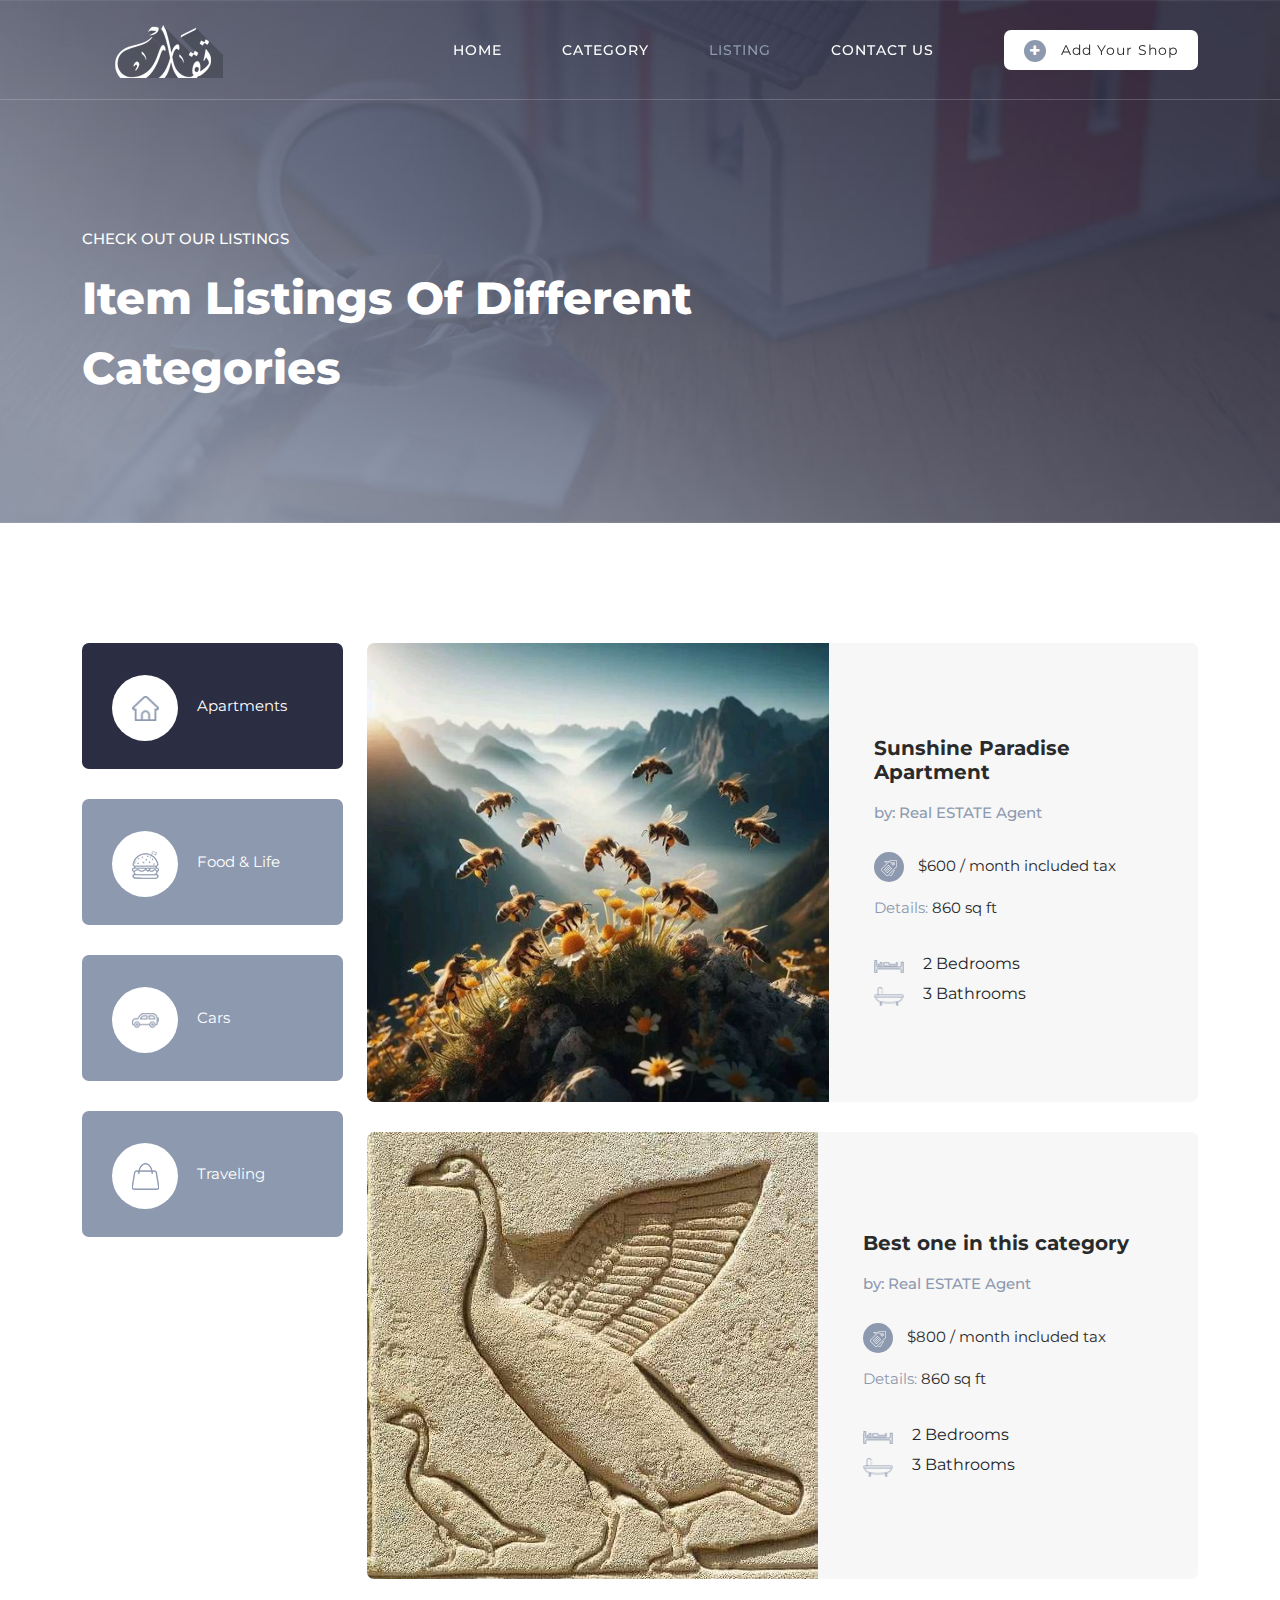
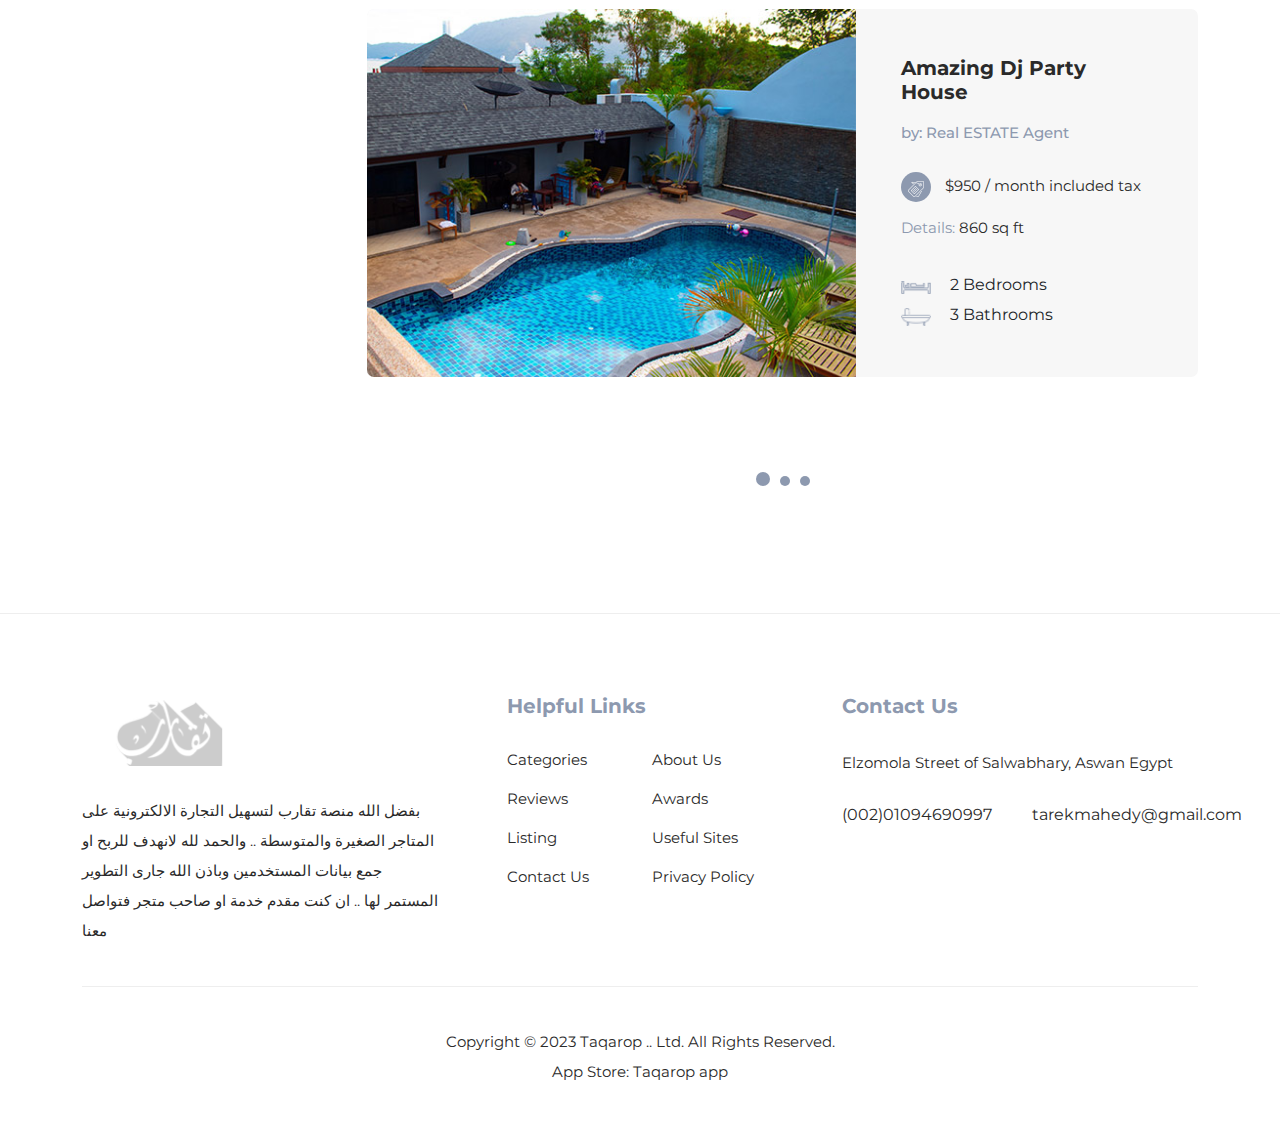
<file: listingen.html>
<!DOCTYPE html>
<html lang="en">

  <head>

    <meta charset="UTF-8">
    <meta name="viewport" content="width=device-width, initial-scale=1, shrink-to-fit=no">
  <meta name="description" content="taqarop tarekmahedy tareksalwi تقارب">
    <meta name="author" content="tarekmahedy@gmail.com">
    <link rel="preconnect" href="https://fonts.gstatic.com">
    <link href="https://fonts.googleapis.com/css2?family=Montserrat:wght@100;200;300;400;500;600;700;800;900&display=swap" rel="stylesheet">

    <title>Taqarop تقارب</title>

    <!-- Bootstrap core CSS -->
    <link href="vendor/bootstrap/css/bootstrap.min.css" rel="stylesheet">


    <!-- Additional CSS Files -->
    <link rel="stylesheet" href="assets/css/fontawesome.css">
    <link rel="stylesheet" href="assets/css/templatemo-plot-listing.css">
    <link rel="stylesheet" href="assets/css/animated.css">
    <link rel="stylesheet" href="assets/css/owl.css">
<!--

TemplateMo 564 Taqarop

https://www.facebook.com/Taqarop

-->
  </head>

<body>

  <!-- ***** Preloader Start ***** -->
  <div id="js-preloader" class="js-preloader">
    <div class="preloader-inner">
      <span class="dot"></span>
      <div class="dots">
        <span></span>
        <span></span>
        <span></span>
      </div>
    </div>
  </div>
  <!-- ***** Preloader End ***** -->

  <!-- ***** Header Area Start ***** -->
  <header class="header-area header-sticky wow slideInDown" data-wow-duration="0.75s" data-wow-delay="0s">
    <div class="container">
      <div class="row">
        <div class="col-12">
          <nav class="main-nav">
            <!-- ***** Logo Start ***** -->
            <a href="listing.html" class="logo" title="للغة العربية اضغط هنا" >
            </a>
            <!-- ***** Logo End ***** -->
            <!-- ***** Menu Start ***** -->
            <ul class="nav">
              <li><a href="indexen.html">Home</a></li>
              <li><a href="categoryen.html">Category</a></li>
              <li><a href="listingen.html" class="active">Listing</a></li>
              <li><a href="contacten.html">Contact Us</a></li> 
              <li><div class="main-white-button"><a href="contacten.html"><i class="fa fa-plus"></i> Add Your Shop</a></div></li> 
            </ul>      
            <a class='menu-trigger'>
                <span>Menu</span>
            </a>
            <!-- ***** Menu End ***** -->
          </nav>
        </div>
      </div>
    </div>
  </header>
  <!-- ***** Header Area End ***** -->

  <div class="page-heading">
    <div class="container">
      <div class="row">
        <div class="col-lg-8">
          <div class="top-text header-text">
            <h6>Check Out Our Listings</h6>
            <h2>Item listings of Different Categories</h2>
          </div>
        </div>
      </div>
    </div>
  </div>

  <div class="listing-page">
    <div class="container">
      <div class="row">
        <div class="col-lg-12">
          <div class="naccs">
            <div class="grid">
              <div class="row">
                <div class="col-lg-3">
                  <div class="menu">
                    <div class="first-thumb active">
                      <div class="thumb">
                        <span class="icon"><img src="assets/images/search-icon-01.png" alt=""></span>
                        Apartments
                      </div>
                    </div>
                    <div>
                      <div class="thumb">                 
                        <span class="icon"><img src="assets/images/search-icon-02.png" alt=""></span>
                        Food &amp; Life
                      </div>
                    </div>
                    <div>
                      <div class="thumb">                 
                        <span class="icon"><img src="assets/images/search-icon-03.png" alt=""></span>
                        Cars
                      </div>
                    </div>
                    <div class="last-thumb">
                      <div class="thumb">                 
                        <span class="icon"><img src="assets/images/search-icon-04.png" alt=""></span>
                        Traveling
                      </div>
                    </div>
                  </div>
                </div> 
                <div class="col-lg-9">
                  <ul class="nacc">
                  <!-- first category listing of items -->
                    <li class="active">
                      <div>
                        <div class="col-lg-12">
                          <div class="owl-carousel owl-listing">
                            <div class="item">
                              <div class="row">
                                <div class="col-lg-12">
                                  <div class="listing-item">
                                    <div class="left-image">
                                      <a href="#"><img src="assets/images/listing-01.jpg" alt=""></a>
                                      <div class="hover-content">
                                        <div class="main-white-button">
                                          <a href="contacten.html"><i class="fa fa-eye"></i> Contact Now</a>
                                        </div>
                                      </div>
                                    </div>
                                    <div class="right-content align-self-center">
                                      <a href="#"><h4>Sunshine Paradise Apartment</h4></a>
                                      <h6>by: Real ESTATE Agent</h6>
                                      <span class="price"><div class="icon"><img src="assets/images/listing-icon-01.png" alt=""></div> $600 / month included tax</span>
                                      <span class="details">Details: <em>860 sq ft</em></span>
                                      <span class="info"><img src="assets/images/listing-icon-02.png" alt=""> 2 Bedrooms<br><img src="assets/images/listing-icon-03.png" alt=""> 3 Bathrooms</span>
                                    </div>
                                  </div>
                                </div>
                                <div class="col-lg-12">
                                  <div class="listing-item">
                                    <div class="left-image">
                                      <a href="#"><img src="assets/images/listing-02.jpg" alt=""></a>
                                      <div class="hover-content">
                                        <div class="main-white-button">
                                          <a href="contacten.html"><i class="fa fa-eye"></i> Contact Now</a>
                                        </div>
                                      </div>
                                    </div>
                                    <div class="right-content align-self-center">
                                      <a href="#"><h4>Best one in this category</h4></a>
                                      <h6>by: Real ESTATE Agent</h6>
                                      <span class="price"><div class="icon"><img src="assets/images/listing-icon-01.png" alt=""></div> $800 / month included tax</span>
                                      <span class="details">Details: <em>860 sq ft</em></span>
                                      <span class="info"><img src="assets/images/listing-icon-02.png" alt=""> 2 Bedrooms<br><img src="assets/images/listing-icon-03.png" alt=""> 3 Bathrooms</span>
                                    </div>
                                  </div>
                                </div>
                                <div class="col-lg-12">
                                  <div class="listing-item">
                                    <div class="left-image">
                                      <a href="#"><img src="assets/images/listing-03.jpg" alt=""></a>
                                      <div class="hover-content">
                                        <div class="main-white-button">
                                          <a href="contacten.html"><i class="fa fa-eye"></i> Contact Now</a>
                                        </div>
                                      </div>
                                    </div>
                                    <div class="right-content align-self-center">
                                      <a href="#"><h4>Amazing Dj Party House</h4></a>
                                      <h6>by: Real ESTATE Agent</h6>
                                      <span class="price"><div class="icon"><img src="assets/images/listing-icon-01.png" alt=""></div> $950 / month included tax</span>
                                      <span class="details">Details: <em>860 sq ft</em></span>
                                      <span class="info"><img src="assets/images/listing-icon-02.png" alt=""> 2 Bedrooms<br><img src="assets/images/listing-icon-03.png" alt=""> 3 Bathrooms</span>
                                    </div>
                                  </div>
                                </div>
                              </div>
                            </div>
                            <div class="item">
                              <div class="row">
                                <div class="col-lg-12">
                                  <div class="listing-item">
                                    <div class="left-image">
                                      <a href="#"><img src="assets/images/listing-01.jpg" alt=""></a>
                                      <div class="hover-content">
                                        <div class="main-white-button">
                                          <a href="contacten.html"><i class="fa fa-eye"></i> Contact Now</a>
                                        </div>
                                      </div>
                                    </div>
                                    <div class="right-content align-self-center">
                                      <a href="#"><h4>Sunshine Villa Condo</h4></a>
                                      <h6>by: Real ESTATE Agent</h6>
                                      <span class="price"><div class="icon"><img src="assets/images/listing-icon-01.png" alt=""></div> $450 / month included tax</span>
                                      <span class="details">Details: <em>860 sq ft</em></span>
                                      <span class="info"><img src="assets/images/listing-icon-02.png" alt=""> 2 Bedrooms<br><img src="assets/images/listing-icon-03.png" alt=""> 3 Bathrooms</span>
                                    </div>
                                  </div>
                                </div>
                                <div class="col-lg-12">
                                  <div class="listing-item">
                                    <div class="left-image">
                                      <a href="#"><img src="assets/images/listing-02.jpg" alt=""></a>
                                      <div class="hover-content">
                                        <div class="main-white-button">
                                          <a href="contacten.html"><i class="fa fa-eye"></i> Contact Now</a>
                                        </div>
                                      </div>
                                    </div>
                                    <div class="right-content align-self-center">
                                      <a href="#"><h4>Gaming Studio Units</h4></a>
                                      <h6>by: Real ESTATE Agent</h6>
                                      <span class="price"><div class="icon"><img src="assets/images/listing-icon-01.png" alt=""></div> $550 / month included tax</span>
                                      <span class="details">Details: <em>860 sq ft</em></span>
                                      <span class="info"><img src="assets/images/listing-icon-02.png" alt=""> 2 Bedrooms<br><img src="assets/images/listing-icon-03.png" alt=""> 3 Bathrooms</span>
                                    </div>
                                  </div>
                                </div>
                                <div class="col-lg-12">
                                  <div class="listing-item">
                                    <div class="left-image">
                                      <a href="#"><img src="assets/images/listing-03.jpg" alt=""></a>
                                      <div class="hover-content">
                                        <div class="main-white-button">
                                          <a href="contacten.html"><i class="fa fa-eye"></i> Contact Now</a>
                                        </div>
                                      </div>
                                    </div>
                                    <div class="right-content align-self-center">
                                      <a href="#"><h4>Amazing Dj Party House</h4></a>
                                      <h6>by: Real ESTATE Agent</h6>
                                      <span class="price"><div class="icon"><img src="assets/images/listing-icon-01.png" alt=""></div> $650 / month included tax</span>
                                      <span class="details">Details: <em>860 sq ft</em></span>
                                      <span class="info"><img src="assets/images/listing-icon-02.png" alt=""> 2 Bedrooms<br><img src="assets/images/listing-icon-03.png" alt=""> 3 Bathrooms</span>
                                    </div>
                                  </div>
                                </div>
                              </div>
                            </div>
                            
                            <!-- third page of first category -->
                            <div class="item">
                              <div class="row">
                                <div class="col-lg-12">
                                  <div class="listing-item">
                                    <div class="left-image">
                                      <a href="#"><img src="assets/images/listing-01.jpg" alt=""></a>
                                      <div class="hover-content">
                                        <div class="main-white-button">
                                          <a href="contacten.html"><i class="fa fa-eye"></i> Contact Now</a>
                                        </div>
                                      </div>
                                    </div>
                                    <div class="right-content align-self-center">
                                      <a href="#"><h4>Third Page Apartment</h4></a>
                                      <h6>by: Real Estate Agent</h6>
                                      <span class="price"><div class="icon"><img src="assets/images/listing-icon-01.png" alt=""></div> $600 to $950 / month included tax</span>
                                      <span class="details">Details: <em>860 sq ft</em></span>
                                      <span class="info"><img src="assets/images/listing-icon-02.png" alt=""> 2 Bedrooms<br><img src="assets/images/listing-icon-03.png" alt=""> 3 Bathrooms</span>
                                    </div>
                                  </div>
                                </div>
                                <div class="col-lg-12">
                                  <div class="listing-item">
                                    <div class="left-image">
                                      <a href="#"><img src="assets/images/listing-02.jpg" alt=""></a>
                                      <div class="hover-content">
                                        <div class="main-white-button">
                                          <a href="contacten.html"><i class="fa fa-eye"></i> Contact Now</a>
                                        </div>
                                      </div>
                                    </div>
                                    <div class="right-content align-self-center">
                                      <a href="#"><h4>New Gaming Townhouse</h4></a>
                                      <h6>by: Real ESTATE Agent</h6>
                                      <span class="price"><div class="icon"><img src="assets/images/listing-icon-01.png" alt=""></div> $840 / month included tax</span>
                                      <span class="details">Details: <em>860 sq ft</em></span>
                                      <span class="info"><img src="assets/images/listing-icon-02.png" alt=""> 2 Bedrooms<br><img src="assets/images/listing-icon-03.png" alt=""> 3 Bathrooms</span>
                                    </div>
                                  </div>
                                </div>
                                <div class="col-lg-12">
                                  <div class="listing-item">
                                    <div class="left-image">
                                      <a href="#"><img src="assets/images/listing-03.jpg" alt=""></a>
                                      <div class="hover-content">
                                        <div class="main-white-button">
                                          <a href="contacten.html"><i class="fa fa-eye"></i> Contact Now</a>
                                        </div>
                                      </div>
                                    </div>
                                    <div class="right-content align-self-center">
                                      <a href="#"><h4>Amazing Party Villa</h4></a>
                                      <h6>by: Real ESTATE Agent</h6>
                                      <span class="price"><div class="icon"><img src="assets/images/listing-icon-01.png" alt=""></div> $950 / month included tax</span>
                                      <span class="details">Details: <em>860 sq ft</em></span>
                                      <span class="info"><img src="assets/images/listing-icon-02.png" alt=""> 2 Bedrooms<br><img src="assets/images/listing-icon-03.png" alt=""> 3 Bathrooms</span>
                                    </div>
                                  </div>
                                </div>
                              </div>
                            </div>
                          </div>
                        </div>
                      </div>
                    </li>
                    
                    <!-- second category listing of items -->
                    <li>
                      <div>
                        <div class="col-lg-12">
                          <div class="owl-carousel owl-listing">
                            <div class="item">
                              <div class="row">
                                <div class="col-lg-12">
                                  <div class="listing-item">
                                    <div class="left-image">
                                      <a href="#"><img src="assets/images/listing-04.jpg" alt=""></a>
                                      <div class="hover-content">
                                        <div class="main-white-button">
                                          <a href="contacten.html"><i class="fa fa-eye"></i> Contact Now</a>
                                        </div>
                                      </div>
                                    </div>
                                    <div class="right-content align-self-center">
                                      <a href="#"><h4>Food First page</h4></a>
                                      <h6>by: Food Delivery</h6>
                                      <span class="price"><div class="icon"><img src="assets/images/listing-icon-01.png" alt=""></div> $600 / month included tax</span>
                                      <span class="details">Details: <em>860 sq ft</em></span>
                                      <span class="info"><img src="assets/images/listing-icon-02.png" alt=""> 2 Bedrooms<br><img src="assets/images/listing-icon-03.png" alt=""> 3 Bathrooms</span>
                                    </div>
                                  </div>
                                </div>
                                <div class="col-lg-12">
                                  <div class="listing-item">
                                    <div class="left-image">
                                      <a href="#"><img src="assets/images/listing-05.jpg" alt=""></a>
                                      <div class="hover-content">
                                        <div class="main-white-button">
                                          <a href="contacten.html"><i class="fa fa-eye"></i> Contact Now</a>
                                        </div>
                                      </div>
                                    </div>
                                    <div class="right-content align-self-center">
                                      <a href="#"><h4>Food Item 2</h4></a>
                                      <h6>by: Food Delivery</h6>
                                      <span class="price"><div class="icon"><img src="assets/images/listing-icon-01.png" alt=""></div> $540 / month included tax</span>
                                      <span class="details">Details: <em>860 sq ft</em></span>
                                      <span class="info"><img src="assets/images/listing-icon-02.png" alt=""> 2 Bedrooms<br><img src="assets/images/listing-icon-03.png" alt=""> 3 Bathrooms</span>
                                    </div>
                                  </div>
                                </div>
                                <div class="col-lg-12">
                                  <div class="listing-item">
                                    <div class="left-image">
                                      <a href="#"><img src="assets/images/listing-03.jpg" alt=""></a>
                                      <div class="hover-content">
                                        <div class="main-white-button">
                                          <a href="contacten.html"><i class="fa fa-eye"></i> Contact Now</a>
                                        </div>
                                      </div>
                                    </div>
                                    <div class="right-content align-self-center">
                                      <a href="#"><h4>Food Item 3</h4></a>
                                      <h6>by: Food Delivery</h6>
                                      <span class="price"><div class="icon"><img src="assets/images/listing-icon-01.png" alt=""></div> $720 / month included tax</span>
                                      <span class="details">Details: <em>860 sq ft</em></span>
                                      <span class="info"><img src="assets/images/listing-icon-02.png" alt=""> 2 Bedrooms<br><img src="assets/images/listing-icon-03.png" alt=""> 3 Bathrooms</span>
                                    </div>
                                  </div>
                                </div>
                              </div>
                            </div>
                            
                            <!-- second category second page -->
                            <div class="item">
                              <div class="row">
                                <div class="col-lg-12">
                                  <div class="listing-item">
                                    <div class="left-image">
                                      <a href="#"><img src="assets/images/listing-05.jpg" alt=""></a>
                                      <div class="hover-content">
                                        <div class="main-white-button">
                                          <a href="contacten.html"><i class="fa fa-eye"></i> Contact Now</a>
                                        </div>
                                      </div>
                                    </div>
                                    <div class="right-content align-self-center">
                                      <a href="#"><h4>FOOD Second Page</h4></a>
                                      <h6>by: Food Delivery</h6>
                                      <span class="price"><div class="icon"><img src="assets/images/listing-icon-01.png" alt=""></div> $420 / month included tax</span>
                                      <span class="details">Details: <em>860 sq ft</em></span>
                                      <span class="info"><img src="assets/images/listing-icon-02.png" alt=""> 2 Bedrooms<br><img src="assets/images/listing-icon-03.png" alt=""> 3 Bathrooms</span>
                                    </div>
                                  </div>
                                </div>
                                <div class="col-lg-12">
                                  <div class="listing-item">
                                    <div class="left-image">
                                      <a href="#"><img src="assets/images/listing-04.jpg" alt=""></a>
                                      <div class="hover-content">
                                        <div class="main-white-button">
                                          <a href="contacten.html"><i class="fa fa-eye"></i> Contact Now</a>
                                        </div>
                                      </div>
                                    </div>
                                    <div class="right-content align-self-center">
                                      <a href="#"><h4>Best Food Item 5</h4></a>
                                      <h6>by: Food Delivery</h6>
                                      <span class="price"><div class="icon"><img src="assets/images/listing-icon-01.png" alt=""></div> $450 / month included tax</span>
                                      <span class="details">Details: <em>860 sq ft</em></span>
                                      <span class="info"><img src="assets/images/listing-icon-02.png" alt=""> 2 Bedrooms<br><img src="assets/images/listing-icon-03.png" alt=""> 3 Bathrooms</span>
                                    </div>
                                  </div>
                                </div>
                                <div class="col-lg-12">
                                  <div class="listing-item">
                                    <div class="left-image">
                                      <a href="#"><img src="assets/images/listing-03.jpg" alt=""></a>
                                      <div class="hover-content">
                                        <div class="main-white-button">
                                          <a href="contacten.html"><i class="fa fa-eye"></i> Contact Now</a>
                                        </div>
                                      </div>
                                    </div>
                                    <div class="right-content align-self-center">
                                      <a href="#"><h4>Amazing Food Item 6</h4></a>
                                      <h6>by: Food Delivery</h6>
                                      <span class="price"><div class="icon"><img src="assets/images/listing-icon-01.png" alt=""></div> $500 / month included tax</span>
                                      <span class="details">Details: <em>860 sq ft</em></span>
                                      <span class="info"><img src="assets/images/listing-icon-02.png" alt=""> 2 Bedrooms<br><img src="assets/images/listing-icon-03.png" alt=""> 3 Bathrooms</span>
                                    </div>
                                  </div>
                                </div>
                              </div>
                            </div>


                          </div>
                        </div>
                      </div>
                    </li>
                    
                    <!-- third category first page -->
                    <li>
                      <div>
                        <div class="col-lg-12">
                          <div class="owl-carousel owl-listing">
                            <div class="item">
                              <div class="row">
                                <div class="col-lg-12">
                                  <div class="listing-item">
                                    <div class="left-image">
                                      <a href="#"><img src="assets/images/listing-05.jpg" alt=""></a>
                                      <div class="hover-content">
                                        <div class="main-white-button">
                                          <a href="contacten.html"><i class="fa fa-eye"></i> Contact Now</a>
                                        </div>
                                      </div>
                                    </div>
                                    <div class="right-content align-self-center">
                                      <a href="#"><h4>Third Category First Page</h4></a>
                                      <h6>by: Sale Agent</h6>
                                      <span class="price"><div class="icon"><img src="assets/images/listing-icon-01.png" alt=""></div> $750 / month included tax</span>
                                      <span class="details">Details: <em>860 sq ft</em></span>
                                      <span class="info"><img src="assets/images/listing-icon-02.png" alt=""> 2 Bedrooms<br><img src="assets/images/listing-icon-03.png" alt=""> 3 Bathrooms</span>
                                    </div>
                                  </div>
                                </div>
                                <div class="col-lg-12">
                                  <div class="listing-item">
                                    <div class="left-image">
                                      <a href="#"><img src="assets/images/listing-04.jpg" alt=""></a>
                                      <div class="hover-content">
                                        <div class="main-white-button">
                                          <a href="contacten.html"><i class="fa fa-eye"></i> Contact Now</a>
                                        </div>
                                      </div>
                                    </div>
                                    <div class="right-content align-self-center">
                                      <a href="#"><h4>Car Item 2</h4></a>
                                      <h6>by: Sale Agent</h6>
                                      <span class="price"><div class="icon"><img src="assets/images/listing-icon-01.png" alt=""></div> $880 / month included tax</span>
                                      <span class="details">Details: <em>860 sq ft</em></span>
                                      <span class="info"><img src="assets/images/listing-icon-02.png" alt=""> 2 Bedrooms<br><img src="assets/images/listing-icon-03.png" alt=""> 3 Bathrooms</span>
                                    </div>
                                  </div>
                                </div>
                                <div class="col-lg-12">
                                  <div class="listing-item">
                                    <div class="left-image">
                                      <a href="#"><img src="assets/images/listing-03.jpg" alt=""></a>
                                      <div class="hover-content">
                                        <div class="main-white-button">
                                          <a href="contacten.html"><i class="fa fa-eye"></i> Contact Now</a>
                                        </div>
                                      </div>
                                    </div>
                                    <div class="right-content align-self-center">
                                      <a href="#"><h4>Car Item 3</h4></a>
                                      <h6>by: Sale Agent</h6>
                                      <span class="price"><div class="icon"><img src="assets/images/listing-icon-01.png" alt=""></div> $770 / month included tax</span>
                                      <span class="details">Details: <em>860 sq ft</em></span>
                                      <span class="info"><img src="assets/images/listing-icon-02.png" alt=""> 2 Bedrooms<br><img src="assets/images/listing-icon-03.png" alt=""> 3 Bathrooms</span>
                                    </div>
                                  </div>
                                </div>
                              </div>
                            </div>
                            
                            <!-- third category second page -->
                            <div class="item">
                              <div class="row">
                                <div class="col-lg-12">
                                  <div class="listing-item">
                                    <div class="left-image">
                                      <a href="#"><img src="assets/images/listing-01.jpg" alt=""></a>
                                      <div class="hover-content">
                                        <div class="main-white-button">
                                          <a href="contacten.html"><i class="fa fa-eye"></i> Contact Now</a>
                                        </div>
                                      </div>
                                    </div>
                                    <div class="right-content align-self-center">
                                      <a href="#"><h4>Third Category Second Page</h4></a>
                                      <h6>by: Sale Agent</h6>
                                      <span class="price"><div class="icon"><img src="assets/images/listing-icon-01.png" alt=""></div> $660 / month included tax</span>
                                      <span class="details">Details: <em>860 sq ft</em></span>
                                      <span class="info"><img src="assets/images/listing-icon-02.png" alt=""> 2 Bedrooms<br><img src="assets/images/listing-icon-03.png" alt=""> 3 Bathrooms</span>
                                    </div>
                                  </div>
                                </div>
                                <div class="col-lg-12">
                                  <div class="listing-item">
                                    <div class="left-image">
                                      <a href="#"><img src="assets/images/listing-02.jpg" alt=""></a>
                                      <div class="hover-content">
                                        <div class="main-white-button">
                                          <a href="contacten.html"><i class="fa fa-eye"></i> Contact Now</a>
                                        </div>
                                      </div>
                                    </div>
                                    <div class="right-content align-self-center">
                                      <a href="#"><h4>Car Item 5</h4></a>
                                      <h6>by: Sale Agent</h6>
                                      <span class="price"><div class="icon"><img src="assets/images/listing-icon-01.png" alt=""></div> $550 / month included tax</span>
                                      <span class="details">Details: <em>860 sq ft</em></span>
                                      <span class="info"><img src="assets/images/listing-icon-02.png" alt=""> 2 Bedrooms<br><img src="assets/images/listing-icon-03.png" alt=""> 3 Bathrooms</span>
                                    </div>
                                  </div>
                                </div>
                                <div class="col-lg-12">
                                  <div class="listing-item">
                                    <div class="left-image">
                                      <a href="#"><img src="assets/images/listing-06.jpg" alt=""></a>
                                      <div class="hover-content">
                                        <div class="main-white-button">
                                          <a href="contacten.html"><i class="fa fa-eye"></i> Contact Now</a>
                                        </div>
                                      </div>
                                    </div>
                                    <div class="right-content align-self-center">
                                      <a href="#"><h4>Car Item 6</h4></a>
                                      <h6>by: Sale Agent</h6>
                                      <span class="price"><div class="icon"><img src="assets/images/listing-icon-01.png" alt=""></div> $440 / month included tax</span>
                                      <span class="details">Details: <em>860 sq ft</em></span>
                                      <span class="info"><img src="assets/images/listing-icon-02.png" alt=""> 2 Bedrooms<br><img src="assets/images/listing-icon-03.png" alt=""> 3 Bathrooms</span>
                                    </div>
                                  </div>
                                </div>
                              </div>
                            </div>
                            
                            <!-- third category third page -->
                            <!-- NONE -->
                            
                            
                          </div>
                        </div>
                      </div>
                    </li>
                    
                    <!-- 4th category 1st page -->
                    <li>
                      <div>
                        <div class="col-lg-12">
                          <div class="owl-carousel owl-listing">
                            <div class="item">
                              <div class="row">
                                <div class="col-lg-12">
                                  <div class="listing-item">
                                    <div class="left-image">
                                      <a href="#"><img src="assets/images/listing-06.jpg" alt=""></a>
                                      <div class="hover-content">
                                        <div class="main-white-button">
                                          <a href="contacten.html"><i class="fa fa-eye"></i> Contact Now</a>
                                        </div>
                                      </div>
                                    </div>
                                    <div class="right-content align-self-center">
                                      <a href="#"><h4>Traveling Item 1</h4></a>
                                      <h6>by: Travel Agent</h6>
                                      <span class="price"><div class="icon"><img src="assets/images/listing-icon-01.png" alt=""></div> $400 / month included tax</span>
                                      <span class="details">Details: <em>860 sq ft</em></span>
                                      <span class="info"><img src="assets/images/listing-icon-02.png" alt=""> 2 Bedrooms<br><img src="assets/images/listing-icon-03.png" alt=""> 3 Bathrooms</span>
                                    </div>
                                  </div>
                                </div>
                                <div class="col-lg-12">
                                  <div class="listing-item">
                                    <div class="left-image">
                                      <a href="#"><img src="assets/images/listing-04.jpg" alt=""></a>
                                      <div class="hover-content">
                                        <div class="main-white-button">
                                          <a href="contacten.html"><i class="fa fa-eye"></i> Contact Now</a>
                                        </div>
                                      </div>
                                    </div>
                                    <div class="right-content align-self-center">
                                      <a href="#"><h4>Traveling Item 2</h4></a>
                                      <h6>by: Travel Agent</h6>
                                      <span class="price"><div class="icon"><img src="assets/images/listing-icon-01.png" alt=""></div> $500 / month included tax</span>
                                      <span class="details">Details: <em>860 sq ft</em></span>
                                      <span class="info"><img src="assets/images/listing-icon-02.png" alt=""> 2 Bedrooms<br><img src="assets/images/listing-icon-03.png" alt=""> 3 Bathrooms</span>
                                    </div>
                                  </div>
                                </div>
                                <div class="col-lg-12">
                                  <div class="listing-item">
                                    <div class="left-image">
                                      <a href="#"><img src="assets/images/listing-03.jpg" alt=""></a>
                                      <div class="hover-content">
                                        <div class="main-white-button">
                                          <a href="contacten.html"><i class="fa fa-eye"></i> Contact Now</a>
                                        </div>
                                      </div>
                                    </div>
                                    <div class="right-content align-self-center">
                                      <a href="#"><h4>Traveling Item 3</h4></a>
                                      <h6>by: Travel Agent</h6>
                                      <span class="price"><div class="icon"><img src="assets/images/listing-icon-01.png" alt=""></div> $342 / month included tax</span>
                                      <span class="details">Details: <em>860 sq ft</em></span>
                                      <span class="info"><img src="assets/images/listing-icon-02.png" alt=""> 2 Bedrooms<br><img src="assets/images/listing-icon-03.png" alt=""> 3 Bathrooms</span>
                                    </div>
                                  </div>
                                </div>
                              </div>
                            </div>
                            
                            <!-- 4th category 2nd page -->
                            <div class="item">
                              <div class="row">
                                <div class="col-lg-12">
                                  <div class="listing-item">
                                    <div class="left-image">
                                      <a href="#"><img src="assets/images/listing-05.jpg" alt=""></a>
                                      <div class="hover-content">
                                        <div class="main-white-button">
                                          <a href="contacten.html"><i class="fa fa-eye"></i> Contact Now</a>
                                        </div>
                                      </div>
                                    </div>
                                    <div class="right-content align-self-center">
                                      <a href="#"><h4>4th Category 2nd Page</h4></a>
                                      <h6>by: Travel Agent</h6>
                                      <span class="price"><div class="icon"><img src="assets/images/listing-icon-01.png" alt=""></div> $268 / month included tax</span>
                                      <span class="details">Details: <em>860 sq ft</em></span>
                                      <span class="info"><img src="assets/images/listing-icon-02.png" alt=""> 2 Bedrooms<br><img src="assets/images/listing-icon-03.png" alt=""> 3 Bathrooms</span>
                                    </div>
                                  </div>
                                </div>
                                <div class="col-lg-12">
                                  <div class="listing-item">
                                    <div class="left-image">
                                      <a href="#"><img src="assets/images/listing-06.jpg" alt=""></a>
                                      <div class="hover-content">
                                        <div class="main-white-button">
                                          <a href="contacten.html"><i class="fa fa-eye"></i> Contact Now</a>
                                        </div>
                                      </div>
                                    </div>
                                    <div class="right-content align-self-center">
                                      <a href="#"><h4>Traveling Item 5</h4></a>
                                      <h6>by: Travel Agent</h6>
                                      <span class="price"><div class="icon"><img src="assets/images/listing-icon-01.png" alt=""></div> $145 / month included tax</span>
                                      <span class="details">Details: <em>860 sq ft</em></span>
                                      <span class="info"><img src="assets/images/listing-icon-02.png" alt=""> 2 Bedrooms<br><img src="assets/images/listing-icon-03.png" alt=""> 3 Bathrooms</span>
                                    </div>
                                  </div>
                                </div>
                                <div class="col-lg-12">
                                  <div class="listing-item">
                                    <div class="left-image">
                                      <a href="#"><img src="assets/images/listing-03.jpg" alt=""></a>
                                      <div class="hover-content">
                                        <div class="main-white-button">
                                          <a href="contacten.html"><i class="fa fa-eye"></i> Contact Now</a>
                                        </div>
                                      </div>
                                    </div>
                                    <div class="right-content align-self-center">
                                      <a href="#"><h4>Traveling Item 6</h4></a>
                                      <h6>by: Travel Agent</h6>
                                      <span class="price"><div class="icon"><img src="assets/images/listing-icon-01.png" alt=""></div> $240 / month included tax</span>
                                      <span class="details">Details: <em>860 sq ft</em></span>
                                      <span class="info"><img src="assets/images/listing-icon-02.png" alt=""> 2 Bedrooms<br><img src="assets/images/listing-icon-03.png" alt=""> 3 Bathrooms</span>
                                    </div>
                                  </div>
                                </div>
                              </div>
                            </div>
                            
                            <!-- 4th category 3rd page -->
                            <div class="item">
                              <div class="row">
                                <div class="col-lg-12">
                                  <div class="listing-item">
                                    <div class="left-image">
                                      <a href="#"><img src="assets/images/listing-06.jpg" alt=""></a>
                                      <div class="hover-content">
                                        <div class="main-white-button">
                                          <a href="contacten.html"><i class="fa fa-eye"></i> Contact Now</a>
                                        </div>
                                      </div>
                                    </div>
                                    <div class="right-content align-self-center">
                                      <a href="#"><h4>4th Category 3rd Page</h4></a>
                                      <h6>by: Travel Agent</h6>
                                      <span class="price"><div class="icon"><img src="assets/images/listing-icon-01.png" alt=""></div> $360 / month included tax</span>
                                      <span class="details">Details: <em>860 sq ft</em></span>
                                      <span class="info"><img src="assets/images/listing-icon-02.png" alt=""> 2 Bedrooms<br><img src="assets/images/listing-icon-03.png" alt=""> 3 Bathrooms</span>
                                    </div>
                                  </div>
                                </div>
                                
                                
                              </div>
                            </div>
                          </div>
                        </div>
                      </div>
                    </li>
                  
                    
                  </ul>
                  
                </div>          
              </div>
            </div>
          </div>
        </div>
      </div>
    </div>
  </div>

  <footer>
    <div class="container">
      <div class="row">
        <div class="col-lg-4">
          <div class="about">
            <div class="logo">
              <img src="assets/images/black-logo.png" alt="Taqarop app">
            </div>
            <p>
بفضل الله منصة تقارب لتسهيل التجارة الالكترونية على المتاجر الصغيرة والمتوسطة ..
والحمد لله لانهدف للربح او جمع بيانات المستخدمين وباذن الله جارى التطوير المستمر لها .. 
ان كنت مقدم خدمة او صاحب متجر فتواصل معنا  </p>
          </div>
        </div>
        <div class="col-lg-4">
          <div class="helpful-links">
            <h4>Helpful Links</h4>
            <div class="row">
              <div class="col-lg-6">
                <ul>
                  <li><a href="#">Categories</a></li>
                  <li><a href="#">Reviews</a></li>
                  <li><a href="#">Listing</a></li>
                  <li><a href="#">Contact Us</a></li>
                </ul>
              </div>
              <div class="col-lg-6">
                <ul>
                  <li><a href="#">About Us</a></li>
                  <li><a href="#">Awards</a></li>
                  <li><a href="#">Useful Sites</a></li>
                <li><a href="roles.pdf"  target="_blank">Privacy Policy</a></li>
                </ul>
              </div>
            </div>
          </div>
        </div>
        <div class="col-lg-4">
          <div class="contact-us">
            <h4>Contact Us</h4>
            <p> Elzomola Street of Salwabhary, Aswan Egypt</p>
            <div class="row">
              <div class="col-lg-6">
                <a href="#">(002)01094690997</a>
              </div>
              <div class="col-lg-6">
                <a href="mailto:tarekmahedy@gmail.com">tarekmahedy@gmail.com</a>
              </div>
            </div>
          </div>
        </div>
        <div class="col-lg-12">
          <div class="sub-footer">
            <p>Copyright © 2023 Taqarop .. Ltd. All Rights Reserved.
            <br>
			App Store: <a rel="nofollow" target="_blank"  href="https://play.google.com/store/apps/details?id=tarekmahedy.app.taqarop" title="Taqarop App">Taqarop app</a></p>
          </div>
        </div>
      </div>
    </div>
  </footer>

  <!-- Scripts -->
  <script src="vendor/jquery/jquery.min.js"></script>
  <script src="vendor/bootstrap/js/bootstrap.bundle.min.js"></script>
  <script src="assets/js/owl-carousel.js"></script>
  <script src="assets/js/animation.js"></script>
  <script src="assets/js/imagesloaded.js"></script>
  <script src="assets/js/custom.js"></script>

</body>

</html>
</file>
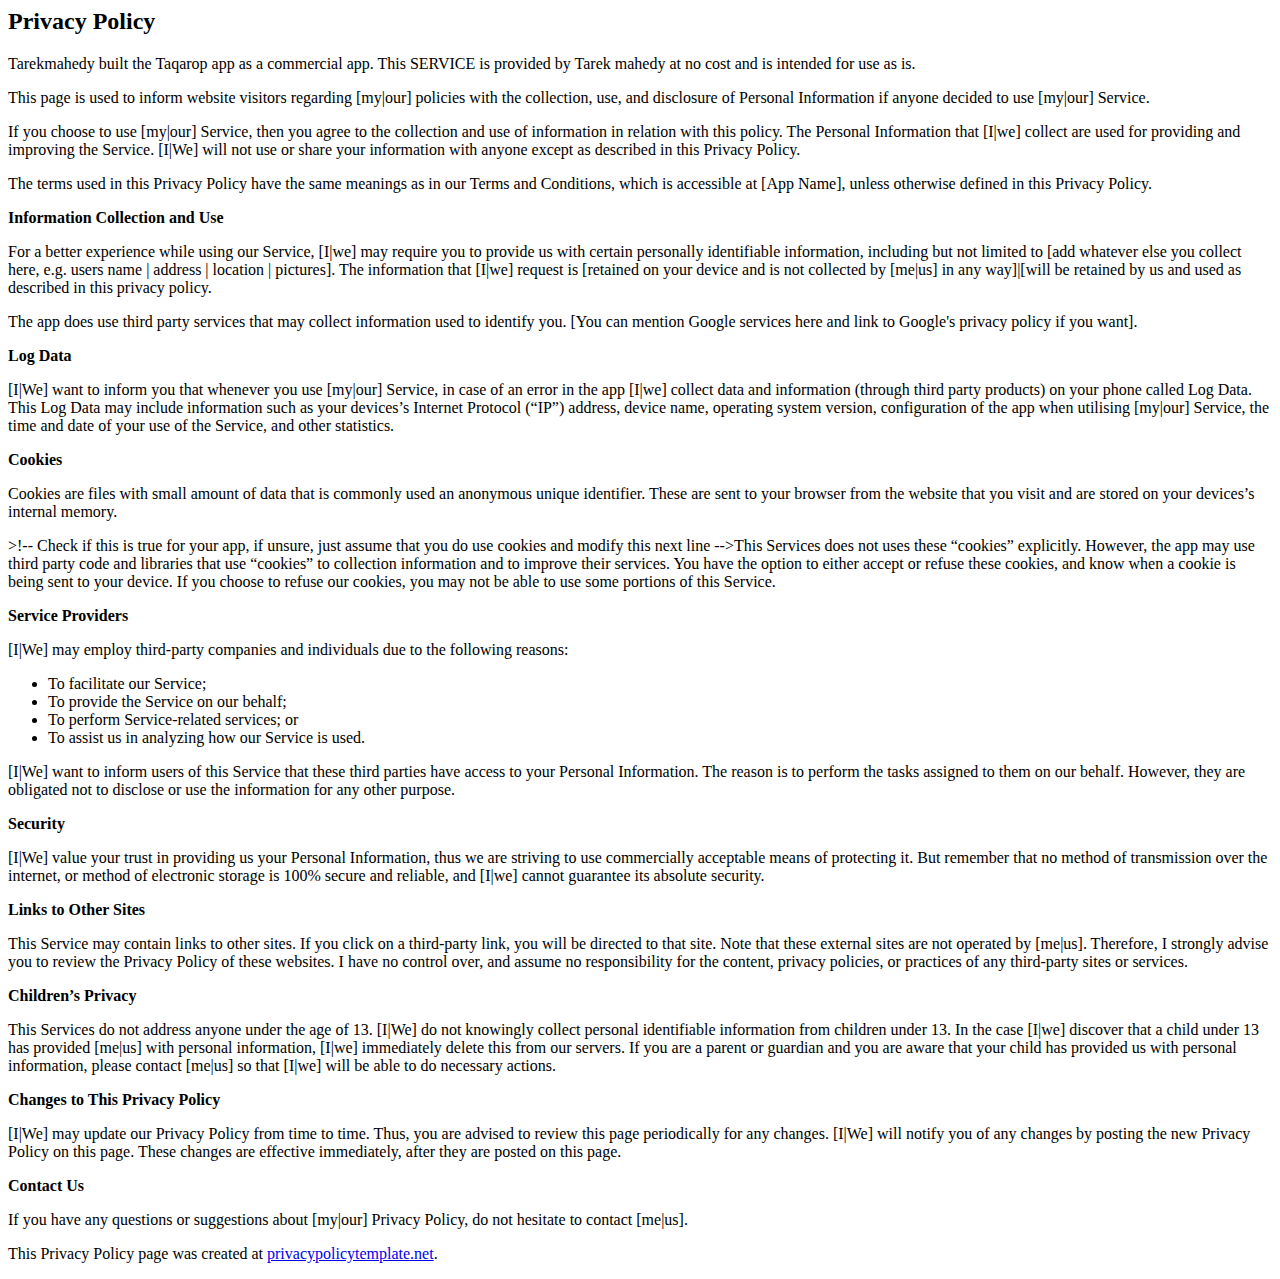
<file: privacy.html>
<html>
<body>
<h2>Privacy Policy</h2>
<p>Tarekmahedy built the Taqarop app as a commercial app. This SERVICE is provided by Tarek mahedy at no cost and is intended
    for use as is.</p>
<p>This page is used to inform website visitors regarding [my|our] policies with the collection, use, and
    disclosure of Personal Information if anyone decided to use [my|our] Service.</p>
<p>If you choose to use [my|our] Service, then you agree to the collection and use of information in
    relation with this policy. The Personal Information that [I|we] collect are used for providing and
    improving the Service. [I|We] will not use or share your information with anyone except as described
    in this Privacy Policy.</p>
<p>The terms used in this Privacy Policy have the same meanings as in our Terms and Conditions,
    which is accessible at [App Name], unless otherwise defined in this Privacy Policy.</p>

<p><strong>Information Collection and Use</strong></p>
<p>For a better experience while using our Service, [I|we] may require you to provide us with certain
    personally identifiable information, including but not limited to [add whatever else you collect here, e.g. users name | address | location | pictures]. 
	The information that [I|we] request is [retained on your device and is not
    collected by [me|us] in any way]|[will be retained by us and used as described in this privacy policy.</p>
<p>The app does use third party services that may collect information used to identify you. [You can mention Google services here and link to Google's privacy policy if you want].

<p><strong>Log Data</strong></p>
<p>[I|We] want to inform you that whenever you use [my|our] Service, in case of an error in the app [I|we] collect
    data and information (through third party products) on your phone called Log Data. This Log Data
    may include information such as your devices’s Internet Protocol (“IP”) address, device name,
    operating system version, configuration of the app when utilising [my|our] Service, the time and date
    of your use of the Service, and other statistics.</p>

<p><strong>Cookies</strong></p>
<p>Cookies are files with small amount of data that is commonly used an anonymous unique identifier.
    These are sent to your browser from the website that you visit and are stored on your devices’s
    internal memory.</p>
<p>>!-- Check if this is true for your app, if unsure, just assume that you do use cookies and modify this next line -->This Services does not uses these “cookies” explicitly. However, the app may use third party code
    and libraries that use “cookies” to collection information and to improve their services. You
    have the option to either accept or refuse these cookies, and know when a cookie is being sent
    to your device. If you choose to refuse our cookies, you may not be able to use some portions of
    this Service.</p>

<p><strong>Service Providers</strong></p> <!-- This part need seem like it's not needed, but if you use any Google services, or any other third party libraries, chances are, you need this. -->
<p>[I|We] may employ third-party companies and individuals due to the following reasons:</p>
<ul>
    <li>To facilitate our Service;</li>
    <li>To provide the Service on our behalf;</li>
    <li>To perform Service-related services; or</li>
    <li>To assist us in analyzing how our Service is used.</li>
</ul>
<p>[I|We] want to inform users of this Service that these third parties have access to your Personal
    Information. The reason is to perform the tasks assigned to them on our behalf. However, they
    are obligated not to disclose or use the information for any other purpose.</p>

<p><strong>Security</strong></p>
<p>[I|We] value your trust in providing us your Personal Information, thus we are striving to use
    commercially acceptable means of protecting it. But remember that no method of transmission over
    the internet, or method of electronic storage is 100% secure and reliable, and [I|we] cannot
    guarantee its absolute security.</p>

<p><strong>Links to Other Sites</strong></p>
<p>This Service may contain links to other sites. If you click on a third-party link, you will be
    directed to that site. Note that these external sites are not operated by [me|us]. Therefore, I
    strongly advise you to review the Privacy Policy of these websites. I have no control over, and
    assume no responsibility for the content, privacy policies, or practices of any third-party
    sites or services.</p>

<p><strong>Children’s Privacy</strong></p>
<p>This Services do not address anyone under the age of 13. [I|We] do not knowingly collect personal
    identifiable information from children under 13. In the case [I|we] discover that a child under 13
    has provided [me|us] with personal information, [I|we] immediately delete this from our servers. If you
    are a parent or guardian and you are aware that your child has provided us with personal
    information, please contact [me|us] so that [I|we] will be able to do necessary actions.</p>

<p><strong>Changes to This Privacy Policy</strong></p>
<p>[I|We] may update our Privacy Policy from time to time. Thus, you are advised to review this page
    periodically for any changes. [I|We] will notify you of any changes by posting the new Privacy Policy
    on this page. These changes are effective immediately, after they are posted on this page.</p>

<p><strong>Contact Us</strong></p>
<p>If you have any questions or suggestions about [my|our] Privacy Policy, do not hesitate to contact
    [me|us].</p>
<p>This Privacy Policy page was created at <a href="https://privacypolicytemplate.net"
                                              target="_blank">privacypolicytemplate.net</a>.</p>
</body>
</html>
</file>
<file: assets/css/templatemo-plot-listing.css>
/*

TemplateMo 564 Plot Listing

https://templatemo.com/tm-564-plot-listing

*/

/* ---------------------------------------------
Table of contents
------------------------------------------------
01. font & reset css
02. reset
03. global styles
04. header
05. banner
06. features
07. testimonials
08. contact
09. footer
10. preloader
11. search
12. portfolio

--------------------------------------------- */
/* 
---------------------------------------------
font & reset css
--------------------------------------------- 
*/
@import url('https://fonts.googleapis.com/css2?family=Montserrat:wght@100;200;300;400;500;600;700;800;900&display=swap');
/* 
---------------------------------------------
reset
--------------------------------------------- 
*/
html, body, div, span, applet, object, iframe, h1, h2, h3, h4, h5, h6, p, blockquote, div
pre, a, abbr, acronym, address, big, cite, code, del, dfn, em, font, img, ins, kbd, q,
s, samp, small, strike, strong, sub, sup, tt, var, b, u, i, center, dl, dt, dd, ol, ul, li,
figure, header, nav, section, article, aside, footer, figcaption {
  margin: 0;
  padding: 0;
  border: 0;
  outline: 0;
}

/* clear fix */
.grid:after {
  content: '';
  display: block;
  clear: both;
}

/* ---- .grid-item ---- */

.grid-sizer,
.grid-item {
  width: 50%;
}

.grid-item {
  float: left;
}

.grid-item img {
  display: block;
  max-width: 100%;
}

.clearfix:after {
  content: ".";
  display: block;
  clear: both;
  visibility: hidden;
  line-height: 0;
  height: 0;
}

.clearfix {
  display: inline-block;
}

html[xmlns] .clearfix {
  display: block;
}

* html .clearfix {
  height: 1%;
}

ul, li {
  padding: 0;
  margin: 0;
  list-style: none;
}

header, nav, section, article, aside, footer, hgroup {
  display: block;
}

* {
  box-sizing: border-box;
}

html, body {
  font-family: 'Montserrat', sans-serif;
  font-weight: 400;
  background-color: #fff;
  -ms-text-size-adjust: 100%;
  -webkit-font-smoothing: antialiased;
  -moz-osx-font-smoothing: grayscale;
}

a {
  text-decoration: none !important;
}

h1, h2, h3, h4, h5, h6 {
  margin-top: 0px;
  margin-bottom: 0px;
}

ul {
  margin-bottom: 0px;
}

p {
  font-size: 15px;
  line-height: 30px;
  color: #2a2a2a;
}

img {
  margin-bottom: -3px;
  width: 100%;
  overflow: hidden;
}

/* 
---------------------------------------------
global styles
--------------------------------------------- 
*/
html,
body {
  background: #fff;
  font-family: 'Montserrat', sans-serif;
}

::selection {
  background: #03a4ed;
  color: #fff;
}

::-moz-selection {
  background: #03a4ed;
  color: #fff;
}

@media (max-width: 991px) {
  html, body {
    overflow-x: hidden;
  }
  .mobile-top-fix {
    margin-top: 30px;
    margin-bottom: 0px;
  }
  .mobile-bottom-fix {
    margin-bottom: 30px;
  }
  .mobile-bottom-fix-big {
    margin-bottom: 60px;
  }
}

.page-section {
  margin-top: 120px;
}

.section-heading h2 {
  font-size: 35px;
  margin-bottom: 25px;
  text-transform: capitalize;
  color: #2a2a2a;
  font-weight: 700;
  position: relative;
  z-index: 2;
  line-height: 44px;
}

.section-heading h6 {
  text-transform: uppercase;
  font-size: 15px;
  font-weight: 500;
  color: #8d99af;
}

.main-white-button a {
  display: inline-block;
  background-color: #fff;
  font-size: 15px;
  font-weight: 400;
  color: #2a2a2a;
  text-transform: capitalize;
  padding: 12px 25px;
  border-radius: 7px;
  letter-spacing: 0.25px;
  transition: all .3s;
}

.main-white-button a i {
  margin-right: 10px;
  width: 22px;
  height: 22px;
  background-color: #8d99af;
  color: #fff;
  border-radius: 50%;
  display: inline-block;
  text-align: center;
  font-size: 12px;
  line-height: 22px;
}

.main-white-button a:hover {
  background-color: #8d99af;
  color: #fff;
}

/* 
---------------------------------------------
header
--------------------------------------------- 
*/

.background-header {
  background-color: #fff!important;
  height: 80px!important;
  position: fixed!important;
  top: 0px;
  left: 0px;
  right: 0px;
  box-shadow: 0px 0px 10px rgba(0,0,0,0.15)!important;
}

.background-header .logo,
.background-header .main-nav .nav li a {
  color: #1e1e1e!important;
}

.background-header .main-nav .nav li:hover a {
  color: #8d99af!important;
}

.background-header .nav li a.active {
  color: #8d99af!important;
}

.header-area {
  background-color: transparent;
  border-bottom: 1px solid rgba(250,250,250,0.2);
  position: fixed;
  top: 0px;
  left: 0px;
  right: 0px;
  z-index: 100;
  height: 100px;
  -webkit-transition: all .5s ease 0s;
  -moz-transition: all .5s ease 0s;
  -o-transition: all .5s ease 0s;
  transition: all .5s ease 0s;
}

.header-area .main-nav {
  min-height: 80px;
  background: transparent;
}

.header-area .main-nav a.logo {
  background-image: url(../images/white-logo.png);
  width: 166px;
  height: 58px;
  display: inline-block;
  margin-top: 20px;
}

.background-header .main-nav a.logo {
  background-image: url(../images/black-logo.png);
  width: 164px;
  height: 58px;
  display: inline-block;
  margin-top: 10px;
}

.background-header .main-nav .nav {
  margin-top: 20px !important;
}

.header-area .main-nav .nav {
  float: right;
  margin-top: 30px;
  margin-right: 0px;
  background-color: transparent;
  -webkit-transition: all 0.3s ease 0s;
  -moz-transition: all 0.3s ease 0s;
  -o-transition: all 0.3s ease 0s;
  transition: all 0.3s ease 0s;
  position: relative;
  z-index: 999;
}

.header-area .main-nav .nav li {
  padding-left: 30px;
  padding-right: 30px;
}

.header-area .main-nav .nav li:last-child {
  padding-right: 0px;
  padding-left: 40px;
}

.header-area .main-nav .nav li:last-child a ,
.background-header .main-nav .nav li:last-child a {
  color: #2a2a2a !important;
  text-transform: capitalize;
  padding: 0px 20px;
  font-weight: 400;
}

.header-area .main-nav .nav li:last-child a i,
.background-header .main-nav .nav li:last-child a i {
  font-size: 12px!important;
  font-weight: 400 !important;
}

.background-header .main-nav .nav li:last-child .main-white-button a {
  background-color: #8d99af;
  color: #fff !important;
}

.background-header .main-nav .nav li:last-child .main-white-button a i {
  background-color: #fff;
  color: #8d99af;
}

.header-area .main-nav .nav li:last-child a:hover,
.header-area .main-nav .nav li:last-child a.active {
  color: #fff !important;
}

.header-area .main-nav .nav li a {
  display: block;
  font-weight: 500;
  font-size: 14px;
  color: #fff;
  text-transform: uppercase;
  -webkit-transition: all 0.3s ease 0s;
  -moz-transition: all 0.3s ease 0s;
  -o-transition: all 0.3s ease 0s;
  transition: all 0.3s ease 0s;
  height: 40px;
  line-height: 40px;
  border: transparent;
  letter-spacing: 1px;
}

.header-area .main-nav .nav li:hover a,
.header-area .main-nav .nav li a.active {
  color: #8d99af!important;
}

.background-header .main-nav .nav li:hover a,
.background-header .main-nav .nav li a.active {
  color: #8d99af!important;
  opacity: 1;
}

.header-area .main-nav .nav li:last-child a:hover ,
.background-header .main-nav .nav li:last-child a:hover {
  background-color: #8d99af;
}

.header-area .main-nav .nav li.has-sub {
  position: relative;
  padding-right: 15px;
}

.header-area .main-nav .nav li.has-sub:after {
  font-family: FontAwesome;
  content: "\f107";
  font-size: 12px;
  color: #fff;
  position: absolute;
  right: 5px;
  top: 12px;
}

.background-header .main-nav .nav li.has-sub:after {
  color: #1e1e1e;
}

.header-area .main-nav .nav li.has-sub ul.sub-menu {
  position: absolute;
  width: 200px;
  box-shadow: 0 2px 28px 0 rgba(0, 0, 0, 0.06);
  overflow: hidden;
  top: 40px;
  opacity: 0;
  transition: all .3s;
  transform: translateY(+2em);
  visibility: hidden;
  z-index: -1;
}

.header-area .main-nav .nav li.has-sub ul.sub-menu li {
  margin-left: 0px;
  padding-left: 0px;
  padding-right: 0px;
}

.header-area .main-nav .nav li.has-sub ul.sub-menu li a {
  opacity: 1;
  display: block;
  background: #f7f7f7;
  color: #2a2a2a!important;
  padding-left: 20px;
  height: 40px;
  line-height: 40px;
  -webkit-transition: all 0.3s ease 0s;
  -moz-transition: all 0.3s ease 0s;
  -o-transition: all 0.3s ease 0s;
  transition: all 0.3s ease 0s;
  position: relative;
  font-size: 13px;
  font-weight: 400;
  border-bottom: 1px solid #eee;
}

.header-area .main-nav .nav li.has-sub ul li a:hover {
  background: #fff;
  color: #f5a425!important;
  padding-left: 25px;
}

.header-area .main-nav .nav li.has-sub ul li a:hover:before {
  width: 3px;
}

.header-area .main-nav .nav li.has-sub:hover ul.sub-menu {
  visibility: visible;
  opacity: 1;
  z-index: 1;
  transform: translateY(0%);
  transition-delay: 0s, 0s, 0.3s;
}

.header-area .main-nav .menu-trigger {
  cursor: pointer;
  display: block;
  position: absolute;
  top: 33px;
  width: 32px;
  height: 40px;
  text-indent: -9999em;
  z-index: 99;
  right: 40px;
  display: none;
}

.background-header .main-nav .menu-trigger {
  top: 23px;
}

.header-area .main-nav .menu-trigger span,
.header-area .main-nav .menu-trigger span:before,
.header-area .main-nav .menu-trigger span:after {
  -moz-transition: all 0.4s;
  -o-transition: all 0.4s;
  -webkit-transition: all 0.4s;
  transition: all 0.4s;
  background-color: #1e1e1e;
  display: block;
  position: absolute;
  width: 30px;
  height: 2px;
  left: 0;
}

.background-header .main-nav .menu-trigger span,
.background-header .main-nav .menu-trigger span:before,
.background-header .main-nav .menu-trigger span:after {
  background-color: #1e1e1e;
}

.header-area .main-nav .menu-trigger span:before,
.header-area .main-nav .menu-trigger span:after {
  -moz-transition: all 0.4s;
  -o-transition: all 0.4s;
  -webkit-transition: all 0.4s;
  transition: all 0.4s;
  background-color: #1e1e1e;
  display: block;
  position: absolute;
  width: 30px;
  height: 2px;
  left: 0;
  width: 75%;
}

.background-header .main-nav .menu-trigger span:before,
.background-header .main-nav .menu-trigger span:after {
  background-color: #1e1e1e;
}

.header-area .main-nav .menu-trigger span:before,
.header-area .main-nav .menu-trigger span:after {
  content: "";
}

.header-area .main-nav .menu-trigger span {
  top: 16px;
}

.header-area .main-nav .menu-trigger span:before {
  -moz-transform-origin: 33% 100%;
  -ms-transform-origin: 33% 100%;
  -webkit-transform-origin: 33% 100%;
  transform-origin: 33% 100%;
  top: -10px;
  z-index: 10;
}

.header-area .main-nav .menu-trigger span:after {
  -moz-transform-origin: 33% 0;
  -ms-transform-origin: 33% 0;
  -webkit-transform-origin: 33% 0;
  transform-origin: 33% 0;
  top: 10px;
}

.header-area .main-nav .menu-trigger.active span,
.header-area .main-nav .menu-trigger.active span:before,
.header-area .main-nav .menu-trigger.active span:after {
  background-color: transparent;
  width: 100%;
}

.header-area .main-nav .menu-trigger.active span:before {
  -moz-transform: translateY(6px) translateX(1px) rotate(45deg);
  -ms-transform: translateY(6px) translateX(1px) rotate(45deg);
  -webkit-transform: translateY(6px) translateX(1px) rotate(45deg);
  transform: translateY(6px) translateX(1px) rotate(45deg);
  background-color: #1e1e1e;
}

.background-header .main-nav .menu-trigger.active span:before {
  background-color: #1e1e1e;
}

.header-area .main-nav .menu-trigger.active span:after {
  -moz-transform: translateY(-6px) translateX(1px) rotate(-45deg);
  -ms-transform: translateY(-6px) translateX(1px) rotate(-45deg);
  -webkit-transform: translateY(-6px) translateX(1px) rotate(-45deg);
  transform: translateY(-6px) translateX(1px) rotate(-45deg);
  background-color: #1e1e1e;
}

.background-header .main-nav .menu-trigger.active span:after {
  background-color: #1e1e1e;
}

.header-area.header-sticky {
  min-height: 80px;
}

.header-area .nav {
  margin-top: 30px;
}

.header-area.header-sticky .nav li a.active {
  color: #8d99af;
}

@media (max-width: 1200px) {
  .header-area .main-nav .nav li {
    padding-left: 12px;
    padding-right: 12px;
  }
  .header-area .main-nav:before {
    display: none;
  }
}

@media (max-width: 992px) {
  .header-area .main-nav .nav li:last-child  ,
  .background-header .main-nav .nav li:last-child {
    display: none;
  }
  .header-area .main-nav .nav li:nth-child(6),
  .background-header .main-nav .nav li:nth-child(6) {
    padding-right: 0px;
  }
}

@media (max-width: 767px) {
  .background-header .main-nav .nav {
    margin-top: 80px !important;
  }
  .header-area .main-nav .logo {
    color: #1e1e1e;
  }
  .header-area.header-sticky .nav li a:hover,
  .header-area.header-sticky .nav li a.active {
    color: #8d99af!important;
    opacity: 1;
  }
  .header-area.header-sticky .nav li.search-icon a {
    width: 100%;
  }
  .header-area {
    background-color: #f7f7f7;
    padding: 0px 15px;
    height: 100px;
    box-shadow: none;
    text-align: center;
  }
  .header-area .container {
    padding: 0px;
  }
  .header-area .logo {
    margin-left: 30px;
  }
  .header-area .menu-trigger {
    display: block !important;
  }
  .header-area .main-nav {
    overflow: hidden;
  }
  .header-area .main-nav .nav {
    float: none;
    width: 100%;
    display: none;
    -webkit-transition: all 0s ease 0s;
    -moz-transition: all 0s ease 0s;
    -o-transition: all 0s ease 0s;
    transition: all 0s ease 0s;
    margin-left: 0px;
  }
  .background-header .nav {
    margin-top: 80px;
  }
  .header-area .main-nav .nav li:first-child {
    border-top: 1px solid #eee;
  }
  .header-area.header-sticky .nav {
    margin-top: 100px;
  }
  .header-area .main-nav .nav li {
    width: 100%;
    background: #fff;
    border-bottom: 1px solid #e7e7e7;
    padding-left: 0px !important;
    padding-right: 0px !important;
  }
  .header-area .main-nav .nav li a {
    height: 50px !important;
    line-height: 50px !important;
    padding: 0px !important;
    border: none !important;
    background: #f7f7f7 !important;
    color: #191a20 !important;
  }
  .header-area .main-nav .nav li a:hover {
    background: #eee !important;
    color: #8d99af!important;
  }
  .header-area .main-nav .nav li.has-sub ul.sub-menu {
    position: relative;
    visibility: inherit;
    opacity: 1;
    z-index: 1;
    transform: translateY(0%);
    top: 0px;
    width: 100%;
    box-shadow: none;
    height: 0px;
    transition: all 0s;
  }
  .header-area .main-nav .nav li.submenu ul li a {
    font-size: 12px;
    font-weight: 400;
  }
  .header-area .main-nav .nav li.submenu ul li a:hover:before {
    width: 0px;
  }
  .header-area .main-nav .nav li.has-sub ul.sub-menu {
    height: auto;
  }
  .header-area .main-nav .nav li.has-sub:after {
    color: #3B566E;
    right: 30px;
    font-size: 14px;
    top: 15px;
  }
  .header-area .main-nav .nav li.submenu:hover ul, .header-area .main-nav .nav li.submenu:focus ul {
    height: 0px;
  }
}

@media (min-width: 767px) {
  .header-area .main-nav .nav {
    display: flex !important;
  }
}



/* 
---------------------------------------------
Banner Style
--------------------------------------------- 
*/

.main-banner {
  background-repeat: no-repeat;
  background-position: center center;
  background-size: cover;
  background-image: url(../images/banner-bg.jpg);
  padding: 290px 0px 180px 0px;
  position: relative;
  overflow: hidden;
}

.main-banner .top-text {
  text-align: center;
}

.main-banner .top-text h6 {
  color: #fff;
  font-size: 15px;
  font-weight: 500;
  text-transform: uppercase;
}

.main-banner .top-text h2 {
  color: #fff;
  font-size: 45px;
  font-weight: 800;
  text-transform: capitalize;
  margin-top: 15px;
  margin-bottom: 45px;
}

.main-banner ul.categories {
  width: 100%;
  margin-top: 60px;
  text-align: center;
}

.main-banner ul.categories li {
  display: inline-block;
  text-align: center;
  width: 18%;
}

.main-banner ul.categories li a {
  color: #fff;
  text-align: center;
  font-size: 15px;
  margin-top: 15px;
}

.main-banner ul.categories li .icon {
  display: block;
  margin: 0 auto 12px auto;
  width: 66px;
  height: 66px;
  border-radius: 50%;
  text-align: center;
  line-height: 62px;
  color: #8d99af;
  background-color: #fff;
  transition: all .5s;
}

.main-banner ul.categories li a:hover .icon {
  background-color: #2b2d42;
}

.main-banner ul.categories li .icon img {
  max-width: 27px;
}

form#search-form {
  background-color: #fff;
  padding: 0px 0px 0px 30px;
  width: 100%;
  border-radius: 7px;
  display: inline-block;
  text-align: center;
}

form#search-form select,
form#search-form input {
  width: 100%;
  height: 36px;
  background-color: transparent;
  border: none;
  color: #2a2a2a;
  font-size: 15px;
  outline: none;
}

.form-select:focus {
  box-shadow: none;
}

form#search-form input.searchText {
  border-left: 1px solid #8d99af;
  border-right: 1px solid #8d99af;
  padding: 0px 30px;
}

form#search-form input::placeholder {
  color: #2a2a2a;
  font-size: 15px;
}

form#search-form button {
  width: 100%;
  height: 100%;
  background-color: #8d99af;
  border: none;
  padding: 15px;
  color: #fff;
  font-size: 15px;
  border-top-right-radius: 7px;
  border-bottom-right-radius: 7px;
}

form#search-form button i {
  width: 40px;
  height: 40px;
  background-color: #fff;
  border-radius: 50%;
  color: #8d99af;
  display: inline-block;
  text-align: center;
  line-height: 38px;
  margin-right: 10px;
}



/*
---------------------------------------
Popular Categories
---------------------------------------
*/

.popular-categories {
  margin-top: 120px;
}

.popular-categories .section-heading {
  text-align: center;
  margin-bottom: 80px;
}

.popular-categories .naccs {
  position: relative;
  background-color: #2b2d42;
  border-radius: 7px;
}

.popular-categories .icon {
  display: inline-block;
  width: 66px;
  height: 66px;
  border-radius: 50%;
  text-align: center;
  line-height: 62px;
  color: #8d99af;
  background-color: #fff;
  margin-right: 15px;
}

.popular-categories .icon img {
  max-width: 27px;
}

.popular-categories .naccs .menu div.first-thumb {
  border-top-left-radius: 7px;
}

.popular-categories .naccs .menu div.last-thumb {
  margin-bottom: 0px;
  border-bottom-left-radius: 7px;
}

.popular-categories .naccs .menu div {
  color: #fff;
  font-size: 15px;
  background-color: #8d99af;
  margin-bottom: 1px;
  height: 126px;
  text-align: left;
  padding: 0px 15px;
  line-height: 126px;
  cursor: pointer;
  position: relative;
  transition: 1s all cubic-bezier(0.075, 0.82, 0.165, 1);
}

.popular-categories .naccs .menu div.active,
.popular-categories .naccs .menu div.active .thumb {
  background-color: #2b2d42;
}

.popular-categories ul.nacc {
  position: relative;
  min-height: 100%;
  list-style: none;
  margin: 0;
  padding: 0;
  transition: 0.5s all cubic-bezier(0.075, 0.82, 0.165, 1);
}

.popular-categories ul.nacc li {
  opacity: 0;
  transform: translateX(-50px);
  position: absolute;
  list-style: none;
  transition: 1s all cubic-bezier(0.075, 0.82, 0.165, 1);
}

.popular-categories ul.nacc li.active {
  transition-delay: 0.3s;
  position: relative;
  z-index: 2;
  opacity: 1;
  transform: translateX(0px);
}

.popular-categories ul.nacc li {
  width: 100%;
}

.popular-categories .nacc .thumb .left-text {
  margin-left: 30px;
}

.popular-categories .nacc .thumb .left-text h4 {
  color: #fff;
  font-size: 20px;
  font-weight: 700;
  line-height: 35px;
  margin-bottom: 30px;
}

.popular-categories .nacc .thumb .left-text p {
  color: #fff;
  margin-bottom: 30px;
}

.popular-categories .nacc .thumb .right-image {
  padding: 60px;
  display: inline-flex;
} 

.popular-categories .nacc .thumb img {
  border-radius: 7px;
}

.popular-categories .nacc .thumb .left-text .main-white-button a{
  width: 100%;
  text-align: center;
}



/*
---------------------------------------------
Recent Listing 
---------------------------------------------
*/

.recent-listing {
  margin-top: 120px;
  padding-top: 120px;
  margin-bottom: 120px;
  border-top: 1px solid #eee;
}

.recent-listing .section-heading {
  text-align: center;
  margin-bottom: 80px;
}

.recent-listing .item .listing-item {
  display: inline-flex;
  background-color: #f7f7f7;
  border-radius: 7px;
  width: 100%;
  position: relative;
  margin-bottom: 30px;
}

.recent-listing .item .left-image {
  float: left;
  overflow: hidden;
  border-top-left-radius: 7px;
  border-bottom-left-radius: 7px;
}

.recent-listing .item .left-image img {
  overflow: hidden;
  border-top-left-radius: 7px;
  border-bottom-left-radius: 7px;
}

.recent-listing .item .right-content {
  display: inline-block;
  padding: 60px;
}

.recent-listing .item .right-content ul.rate {
  position: absolute;
  right: 60px;
  top: 60px;
}

.recent-listing .item .right-content ul.rate li {
  display: inline-block;
}

.recent-listing .item .right-content ul.rate li:last-child {
  margin-left: 10px;
}

.recent-listing .item .right-content h4 {
  font-size: 20px;
  color: #2a2a2a;
  font-weight: 700;
  margin-bottom: 20px;
}

.recent-listing .item .right-content h6 {
  font-size: 15px;
  font-weight: 500;
  color: #8d99af;
}

.recent-listing .item .right-content span.price {
  color: #2a2a2a;
  font-size: 15px;
  margin-top: 30px;
  display: block;
  margin-bottom: 15px;
}

.recent-listing .item .right-content span.price .icon {
  width: 30px;
  height: 30px;
  background-color: #8d99af;
  border-radius: 50%;
  text-align: center;
  line-height: 28px;
  display: inline-block;
  margin-right: 10px;
}

.recent-listing .item .right-content span.price .icon img {
  max-width: 16px;
  text-align: center;
  display: inline-block;
}

.recent-listing .item .right-content span.details {
  display: block;
  margin-bottom: 30px;
  font-size: 15px;
  color: #8d99af;
}

.recent-listing .item .right-content span.details em {
  font-style: normal;
  color: #2a2a2a;
}

.recent-listing .item .right-content ul.info li {
  display: inline-block;
  margin-bottom: 15px;
  margin-right: 30px;
  width: 100%;
}

.recent-listing .item .right-content ul.info li:last-child {
  margin-bottom: 0px;
}

.recent-listing .item .right-content ul.info li img {
  max-width: 30px;
  margin-right: 15px;
  display: inline;
}

.recent-listing .item .right-content .main-white-button {
  position: absolute;
  right: 60px;
  bottom: 60px;
}

.recent-listing .owl-dots {
  margin-top: 15px;
  text-align: center;
}

.recent-listing .owl-dots .owl-dot {
  width: 10px;
  height: 10px;
  background-color: #8d99af;
  border-radius: 50%;
  margin: 0px 5px;
  transition: all .3s;
}

.recent-listing .owl-dots .active {
  width: 14px;
  height: 14px;
}



/*
---------------------------------------------
Footer
---------------------------------------------
*/

footer {
  border-top: 1px solid #eee;
  padding-top: 80px;
}

footer h4 {
  font-size: 20px;
  font-weight: 700;
  color: #8d99af;
  margin-bottom: 30px;
}

footer p,
footer a {
  color: #2a2a2a;
}

footer .logo img {
  max-width: 163px;
  margin-bottom: 30px;
}

footer .helpful-links {
  margin: 0px 45px;
}

footer .helpful-links ul li {
  display: block;
  margin-bottom: 15px;
}

footer .helpful-links ul li a {
  font-size: 15px;
  transition: all .3s;
}

footer .helpful-links ul li a:hover {
  color: #8d99af;
  border-bottom: 1px solid #8d99af;
}

footer .contact-us p {
  margin-bottom: 25px;
}

footer .contact-us a {
  transition: all .3s;
}

footer .contact-us a:hover {
  color: #8d99af;
  border-bottom: 1px solid #8d99af;
}

footer .sub-footer {
  text-align: center;
  margin-top: 40px;
  padding: 40px 0px;
  border-top: 1px solid #eee;
}



/* 
---------------------------------------------
contact
--------------------------------------------- 
*/

.contact-page {
  margin: 120px 0px;
}

.contact-page .inner-content {
  background-color: #f7f7f7;
  border-radius: 7px;
  overflow: hidden;
}

.contact-page .inner-content #map {
  margin-bottom: -8px;
  overflow: hidden;
  border-top-left-radius: 7px;
  border-bottom-left-radius: 7px;
}

form#contact {
  position: relative;
  margin: 0px 60px 0px 45px;
}

form#contact input {
  width: 100%;
  height: 46px;
  border-radius: 7px;
  background-color: transparent;
  border: 1px solid #8d99af;
  outline: none;
  font-size: 15px;
  font-weight: 300;
  color: #8d99af;
  padding: 0px 15px;
  margin-bottom: 30px;
}

form#contact ul li {
  display: inline-block;
  margin-right: 30px;
}

form#contact ul li:last-child {
  margin-right: 0px;
}

form#contact input[type=checkbox] {
  display: inline-block;
  width: 15px;
  min-width: 15px;
  height: 15px;
  background-color: transparent;
  border: 1px solid #8d99af;
  outline: none;
  cursor: pointer;
}

form#contact span {
  color: #8d99af;
  font-size: 14px;
  font-weight: 500;
  margin-left: 8px;
}

form#contact input::placeholder {
  color: #8d99af;
  font-weight: 500;
}

form#contact textarea {
  margin-top: 10px;
  width: 100%;
  min-width: 100%;
  max-width: 100%;
  max-height: 180px;
  min-height: 140px;
  height: 140px;
  border-radius: 7px;
  background-color: transparent;
  border: 1px solid #8d99af;
  outline: none;
  font-size: 15px;
  font-weight: 300;
  color: #8d99af;
  padding: 15px;
  margin-bottom: 30px;
}

form#contact textarea::placeholder {
  color: #8d99af;
  font-weight: 500;
}

form#contact button {
  margin-bottom: -15px;
  display: inline-block;
  background-color: #8d99af;
  font-size: 15px;
  font-weight: 400;
  color: #fff;
  text-transform: capitalize;
  padding: 12px 25px;
  border-radius: 7px;
  letter-spacing: 0.25px;
  border: none;
  outline: none;
  transition: all .3s;
}

form#contact button i {
  margin-right: 10px;
  width: 24px;
  height: 24px;
  background-color: #2b2d42;
  color: #fff;
  border-radius: 50%;
  display: inline-block;
  text-align: center;
  font-size: 12px;
  line-height: 24px;
}

form#contact button:hover {
  background-color: #2b2d42;
  color: #fff;
}


/* 
---------------------------------------------
Page Heading
--------------------------------------------- 
*/

.page-heading {
  background-repeat: no-repeat;
  background-position: center center;
  background-size: cover;
  background-image: url(../images/heading-bg.jpg);
  padding: 230px 0px 120px 0px;
  position: relative;
  overflow: hidden;
}

.page-heading .top-text {
  text-align: left;
}

.page-heading .top-text h6 {
  color: #fff;
  font-size: 15px;
  font-weight: 500;
  text-transform: uppercase;
}

.page-heading .top-text h2 {
  color: #fff;
  line-height: 70px;
  font-size: 45px;
  font-weight: 800;
  text-transform: capitalize;
  margin-top: 15px;
}



/*
---------------------------------------
Category Post
---------------------------------------
*/

.category-post {
  overflow: hidden;
  margin-top: 0px;
  margin-bottom: 120px;
}

.category-post .naccs {
  position: relative;
  border-radius: 7px;
}

.category-post .icon {
  display: inline-block;
  width: 66px;
  height: 66px;
  border-radius: 50%;
  text-align: center;
  line-height: 62px;
  color: #8d99af;
  background-color: #fff;
  margin-right: 15px;
  float: left;
}

.category-post .naccs .menu div h4 {
  position: absolute;
  left: 81px;
  top: 50%;
  color: #fff;
  transform: translateY(-50%);
  font-size: 15px;
  font-weight: 400;
  width: 100%;
  display: inline;
}

.category-post .icon img {
  max-width: 27px;
}

.category-post .naccs .menu div.first-thumb  {
  border-bottom-left-radius: 7px;
}

.category-post .naccs .menu div.last-thumb {
  margin-bottom: 0px;
  border-bottom-right-radius: 7px;
}

.category-post .naccs .menu div {
  color: #fff;
  margin: 0px;
  width: 20%;
  font-size: 10px;
  background-color: #8d99af;
  height: 132px;
  line-height: 132px;
  display: inline-block;
  float: left;
  text-align: left;
  cursor: pointer;
  position: relative;
  transition: 1s all cubic-bezier(0.075, 0.82, 0.165, 1);
}

.category-post .naccs .menu div .thumb {
  padding: 30px 0px;
  margin-left: 25px;
  margin-right: 25px;
}

.category-post .naccs .menu div.active,
.category-post .naccs .menu div.active .thumb {
  background-color: #2b2d42;
}

.category-post ul.nacc {
  position: relative;
  min-height: 100%;
  list-style: none;
  margin: 0;
  padding: 0;
  transition: 0.5s all cubic-bezier(0.075, 0.82, 0.165, 1);
}

.category-post ul.nacc li {
  opacity: 0;
  transform: translateX(-50px);
  position: absolute;
  list-style: none;
  transition: 1s all cubic-bezier(0.075, 0.82, 0.165, 1);
}

.category-post ul.nacc li.active {
  transition-delay: 0.3s;
  position: relative;
  z-index: 2;
  opacity: 1;
  transform: translateX(0px);
}

.category-post ul.nacc li {
  width: 100%;
}

.category-post .nacc .thumb h4 {
  color: #2a2a2a;
  font-size: 20px;
  font-weight: 700;
  line-height: 35px;
  margin-bottom: 25px;
}

.category-post .nacc .thumb .main-white-button {
  text-align: right;
  margin-top: 40px;
}

.category-post .nacc .thumb .main-white-button a {
  background-color: #8d99af;
  color: #fff;
}

.category-post .nacc .thumb .main-white-button a i {
  background-color: #fff;
  color: #8d99af;
}

.category-post .top-content {
  margin-top: 80px;
  padding-bottom: 60px;
  border-bottom: 1px solid #eee;
  margin-bottom: 60px;
}

.category-post .description {
  padding-bottom: 60px;
  border-bottom: 1px solid #eee;
  margin-bottom: 60px;
}

.category-post .general-info p {
  margin-bottom: 30px;
}

.category-post .top-content .top-icon {
  background-color: #2b2d42;
  width: 250px;
  height: 132px;
  border-radius: 7px;
  position: relative;
  padding: 30px;
  display: inline-block;
}

.category-post .top-content .top-icon h4 {
  position: absolute;
  left: 30px;
  top: 50%;
  color: #fff;
  transform: translateY(-50%);
  font-size: 15px;
  font-weight: 400;
  width: 100%;
  display: inline;
}

.category-post .top-content .top-icon .icon {
  display: inline-block;
  width: 66px;
  height: 66px;
  border-radius: 50%;
  text-align: center;
  line-height: 62px;
  color: #8d99af;
  background-color: #fff;
  margin-right: 15px;
  float: left;
  left: 0;
}

.category-post .nacc .thumb .text-icon img {
  max-width: 30px;
  margin-right: 10px;
}

.category-post .nacc .thumb span.list-item {
  font-size: 15px;
  color: #8d99af;
  font-weight: 500;
  line-height: 30px;
}



/* 
---------------------------------------------
Listing Page
--------------------------------------------- 
*/


.listing-page {
  margin-top: 120px;
  margin-bottom: 120px;
}

.listing-page .section-heading {
  text-align: center;
  margin-bottom: 80px;
}

.listing-page .naccs {
  position: relative;
}

.listing-page .icon {
  display: inline-block;
  width: 66px;
  height: 66px;
  border-radius: 50%;
  text-align: center;
  line-height: 62px;
  color: #8d99af;
  background-color: #fff;
  margin-right: 15px;
}

.listing-page .icon img {
  max-width: 27px;
}

.listing-page .naccs .menu div.first-thumb {
  border-radius: 7px;
}

.listing-page .naccs .menu div.last-thumb {
  margin-bottom: 0px;
  border-radius: 7px;
}

.listing-page .naccs .menu div {
  color: #fff;
  font-size: 15px;
  border-radius: 7px;
  background-color: #8d99af;
  margin-bottom: 30px;
  height: 126px;
  text-align: left;
  padding: 0px 15px;
  line-height: 126px;
  cursor: pointer;
  position: relative;
  transition: 1s all cubic-bezier(0.075, 0.82, 0.165, 1);
}

.listing-page .naccs .menu div.active,
.listing-page .naccs .menu div.active .thumb {
  background-color: #2b2d42;
}

.listing-page ul.nacc {
  height: auto !important;
  position: relative;
  min-height: 100%;
  list-style: none;
  margin: 0;
  padding: 0;
  transition: 1s all cubic-bezier(0.075, 0.82, 0.165, 1);
}

.listing-page ul.nacc li {
  display: none;
  opacity: 0;
  transform: translateY(-50px);
  position: absolute;
  list-style: none;
  transition: 1s all cubic-bezier(0.075, 0.82, 0.165, 1);
}

.listing-page ul.nacc li.active {
  display: block;
  transition-delay: 0s;
  position: relative;
  z-index: 2;
  opacity: 1;
  transform: translateY(0px);
}

.listing-page ul.nacc li {
  width: 100%;
}

.listing-page .item .listing-item {
  display: inline-flex;
  background-color: #f7f7f7;
  border-radius: 7px;
  width: 100%;
  position: relative;
  margin-bottom: 30px;
}

.listing-page .item .left-image {
  float: left;
  overflow: hidden;
  border-top-left-radius: 7px;
  border-bottom-left-radius: 7px;
  position: relative;
  z-index: 1;
}

.listing-page .item .left-image .hover-content .main-white-button a i {
  font-size: 12px;
  width: 23px;
  height: 23px;
  line-height: 23px;
}

.listing-page .item .left-image .hover-content {
  position: absolute;
  left: 50%;
  top: 50%;
  transform: translate(-50%,-50%);
  z-index: 11;
  transition: all .5s;
  opacity: 0;
  visibility: hidden;
}

.listing-page .item .listing-item:hover .left-image .hover-content {
  opacity: 1;
  visibility: visible;
}

.listing-page .item .left-image img {
  overflow: hidden;
  border-top-left-radius: 7px;
  border-bottom-left-radius: 7px;
}

.listing-page .item .right-content {
  display: inline-block;
  padding: 45px;
}

.listing-page .item .right-content h4 {
  font-size: 20px;
  color: #2a2a2a;
  font-weight: 700;
  margin-bottom: 20px;
}

.listing-page .item .right-content h6 {
  font-size: 15px;
  font-weight: 500;
  color: #8d99af;
}

.listing-page .item .right-content span.price {
  color: #2a2a2a;
  font-size: 15px;
  margin-top: 30px;
  display: block;
  margin-bottom: 15px;
}

.listing-page .item .right-content span.price .icon {
  width: 30px;
  height: 30px;
  background-color: #8d99af;
  border-radius: 50%;
  text-align: center;
  line-height: 28px;
  display: inline-block;
  margin-right: 10px;
}

.listing-page .item .right-content span.price .icon img {
  max-width: 16px;
  text-align: center;
  display: inline-block;
}

.listing-page .item .right-content span.details {
  display: block;
  margin-bottom: 30px;
  font-size: 15px;
  color: #8d99af;
}

.listing-page .item .right-content span.details em {
  font-style: normal;
  color: #2a2a2a;
}

.listing-page .item .right-content span.info {
  line-height: 30px;
}

.listing-page .item .right-content span.info img {
  max-width: 30px;
  margin-right: 15px;
  display: inline;
}

.listing-page .owl-dots {
  margin-top: 15px;
  text-align: center;
}

.listing-page .owl-dots .owl-dot {
  width: 10px;
  height: 10px;
  background-color: #8d99af;
  border-radius: 50%;
  margin: 0px 5px;
  transition: all .3s;
}

.listing-page .owl-dots .active {
  width: 14px;
  height: 14px;
}



/* 
---------------------------------------------
Pre Loader
--------------------------------------------- 
*/

.js-preloader {
    position: fixed;
    top: 0;
    left: 0;
    right: 0;
    bottom: 0;
    background-color: #fff;
    display: -webkit-box;
    display: flex;
    -webkit-box-align: center;
    align-items: center;
    -webkit-box-pack: center;
    justify-content: center;
    opacity: 1;
    visibility: visible;
    z-index: 9999;
    -webkit-transition: opacity 0.25s ease;
    transition: opacity 0.25s ease;
}

.js-preloader.loaded {
    opacity: 0;
    visibility: hidden;
    pointer-events: none;
}

@-webkit-keyframes dot {
    50% {
        -webkit-transform: translateX(96px);
        transform: translateX(96px);
    }
}

@keyframes dot {
    50% {
        -webkit-transform: translateX(96px);
        transform: translateX(96px);
    }
}

@-webkit-keyframes dots {
    50% {
        -webkit-transform: translateX(-31px);
        transform: translateX(-31px);
    }
}

@keyframes dots {
    50% {
        -webkit-transform: translateX(-31px);
        transform: translateX(-31px);
    }
}

.preloader-inner {
    position: relative;
    width: 142px;
    height: 40px;
    background: #fff;
}

.preloader-inner .dot {
    position: absolute;
    width: 16px;
    height: 16px;
    top: 12px;
    left: 15px;
    background: #8d99af;
    border-radius: 50%;
    -webkit-transform: translateX(0);
    transform: translateX(0);
    -webkit-animation: dot 2.8s infinite;
    animation: dot 2.8s infinite;
}

.preloader-inner .dots {
    -webkit-transform: translateX(0);
    transform: translateX(0);
    margin-top: 12px;
    margin-left: 31px;
    -webkit-animation: dots 2.8s infinite;
    animation: dots 2.8s infinite;
}

.preloader-inner .dots span {
    display: block;
    float: left;
    width: 16px;
    height: 16px;
    margin-left: 16px;
    background: #8d99af;
    border-radius: 50%;
}


/* 
---------------------------------------------
responsive
--------------------------------------------- 
*/

@media (max-width: 1200px) {
  .popular-categories .icon {
    margin-left: 50%;
    transform: translateX(-33px);
    text-align: center;
    display: inline-block;
  }
  .category-post .naccs .menu div.active .thumb {
    position: relative;
  }
  .category-post .icon {
    position: absolute;
    left: 50%;
    transform: translateX(15px);
  }
  .category-post .top-content .top-icon h4 { 
    left: 86px;
  }
  form#search-form {
    padding: 30px;
  }
  .popular-categories .naccs .menu .thumb,
  .category-post .naccs .menu div h4 {
    color: transparent;
  }
  .recent-listing .item .right-content,
  .listing-page .item .right-content {
    padding: 30px;
    position: relative;
  }
  .recent-listing .item .right-content h4,
  .listing-page .item .right-content h4 {
    margin-bottom: 10px;
  }
  .recent-listing .item .right-content .main-white-button,
  .listing-page .item .right-content .main-white-button {
    left: 30px;
    bottom: -30px;
  }
  .recent-listing .item .right-content span.price,
  .listing-page .item .right-content span.price {
    margin-top: 15px;
  }
  .recent-listing .item .right-content ul.rate,
  .listing-page .item .right-content ul.rate {
    left: 30px;
    top: -5px;
  }
  .recent-listing .item .right-content span.details,
  .listing-page .item .right-content span.details {
    margin-bottom: 15px;
  }
}

@media (max-width: 992px) {
  form#search-form select,
  form#search-form input {
    border: 1px solid #8d99af;
    border-radius: 7px;
    margin-bottom: 15px;
  }
  form#search-form button {
    border-radius: 7px;
  }
  .listing-page .naccs .menu {
    margin-bottom: 30px;
  }
  .popular-categories .nacc .thumb .left-text {
    margin: 30px;
  }
  .popular-categories .nacc .thumb .right-image {
    padding: 0px;
    margin: 0px 30px 30px 30px;
    display: block;
  }
  .popular-categories .naccs .menu div.first-thumb {
    border-top-right-radius: 7px;
  }
  .popular-categories .naccs .menu div.last-thumb {
    border-bottom-left-radius: 0px;
  }
  .recent-listing .item .left-image,
  .listing-page .item .left-image {
    float: none;
    width: 100%;
  }
  .category-post .top-content .top-icon .icon {
    left: 45%;
  }
  .recent-listing .item .left-image,
  .listing-page .item .left-image {
    border-bottom-left-radius: 0px;
    border-top-right-radius: 7px;
  }
  .recent-listing .item .listing-item,
  .listing-page .item .listing-item {
    display: inline-block;
  }
  .recent-listing .item .right-content ul.rate,
  .listing-page .item .right-content ul.rate {
    top: 20px;
  }
  .recent-listing .item .right-content .main-white-button,
  .listing-page .item .right-content .main-white-button {
    position: relative;
    left: 0px;
    bottom: 0px;
    margin-top: 30px;
  }
  .recent-listing .item .right-content h4 {
    margin-top: 20px;
  }
  footer {
    text-align: center;
  }
  footer .about,
  footer .helpful-links {
    margin-bottom: 45px;
  }
  .category-post .icon {
    transform: translateX(0px);
  }
  .category-post .top-content .top-icon,
  .category-post .nacc .thumb .main-white-button a {
    text-align: center;
    width: 100%;
  }
  .category-post .nacc .thumb .main-white-button  {
    margin-top: 30px;
  }
  .category-post .top-content .top-icon .icon {
    margin-left: -60px;
  }
  .category-post .top-content .top-icon h4 {
    left: 86px;
  }
  .description .text-icon {
    margin-top: 30px;
  }
  form#contact {
    margin-top: 45px;
    margin-bottom: 55px;
  }
}

@media (max-width: 767px) {
  .main-banner ul.categories li a {
    color: transparent;
  }
  .header-area .main-nav a.logo {
    background-image: url(../images/black-logo.png);
    float: left;
  }
  .header-area .logo {
    margin-left: 0px;
  }
  .header-area .main-nav .menu-trigger {
    right: 15px;
  }
  .category-post .icon {
    transform: translateX(-22px);
  }
}
</file>
